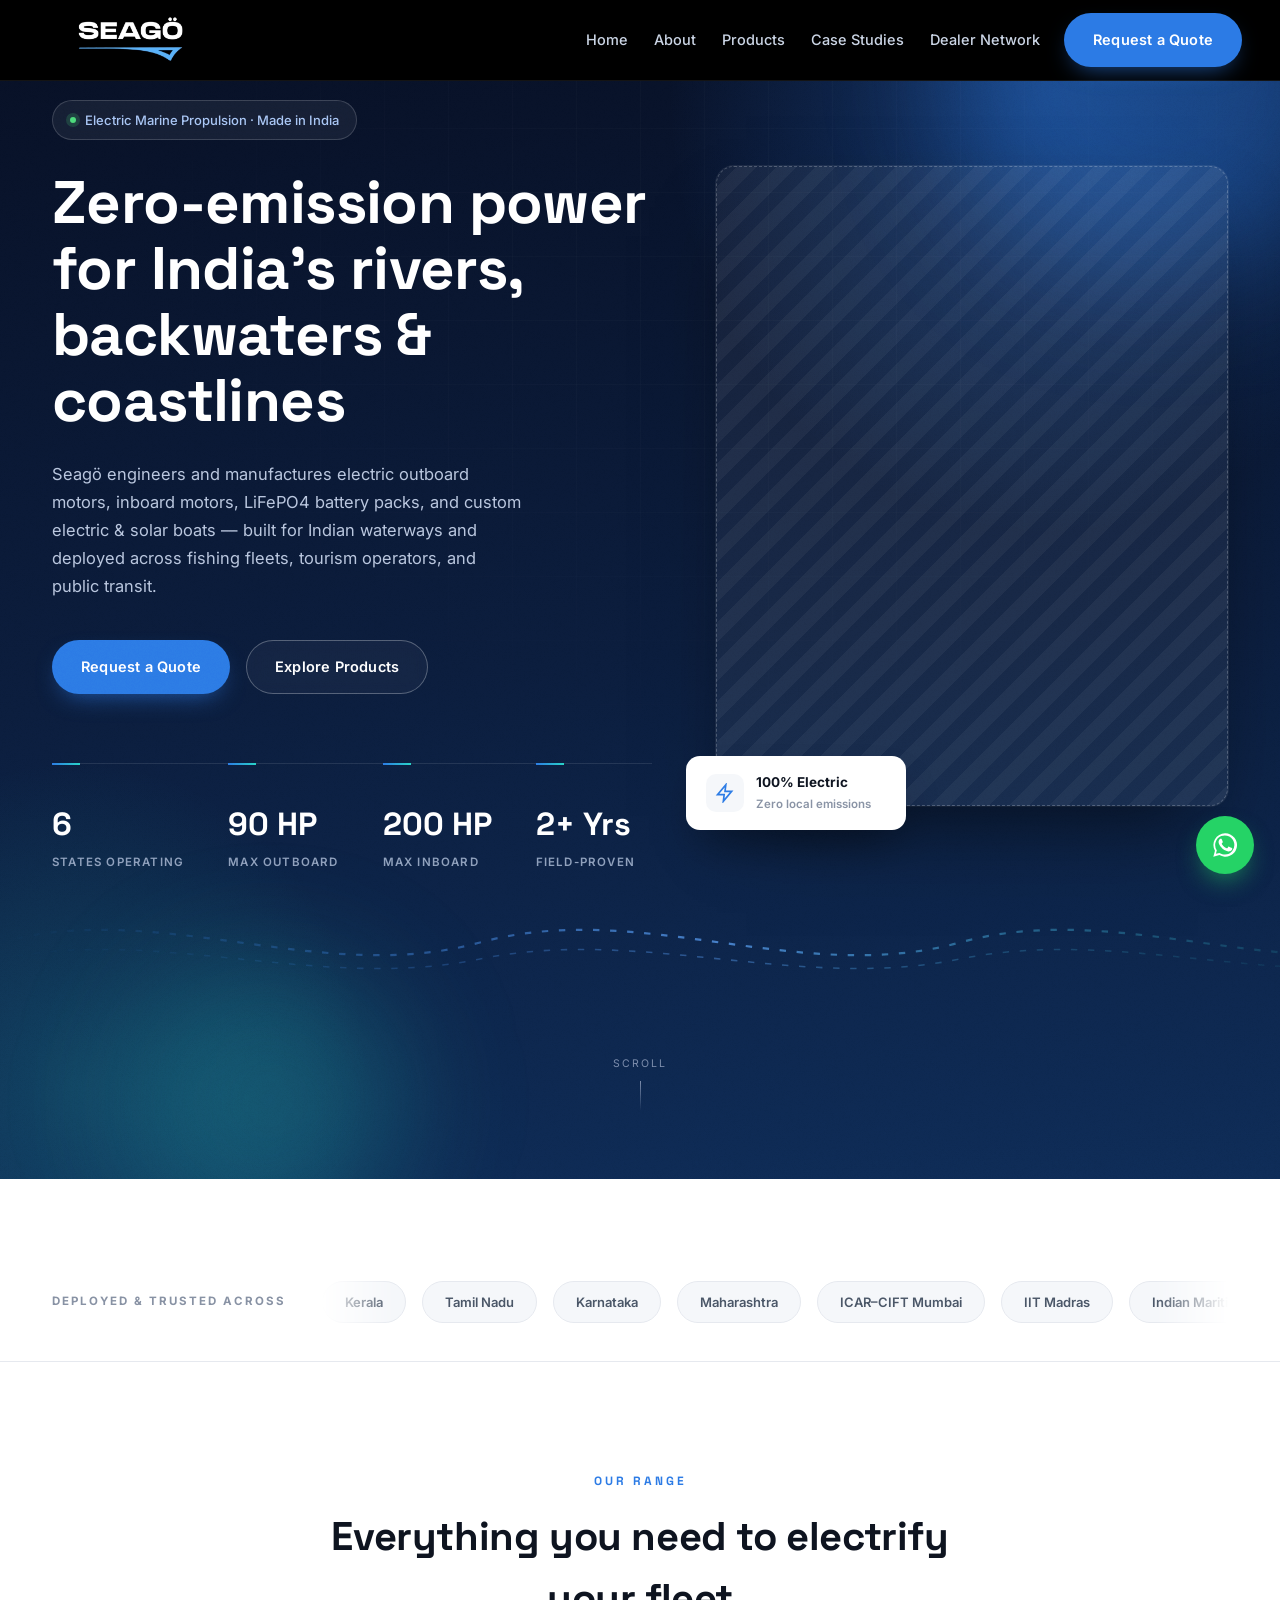
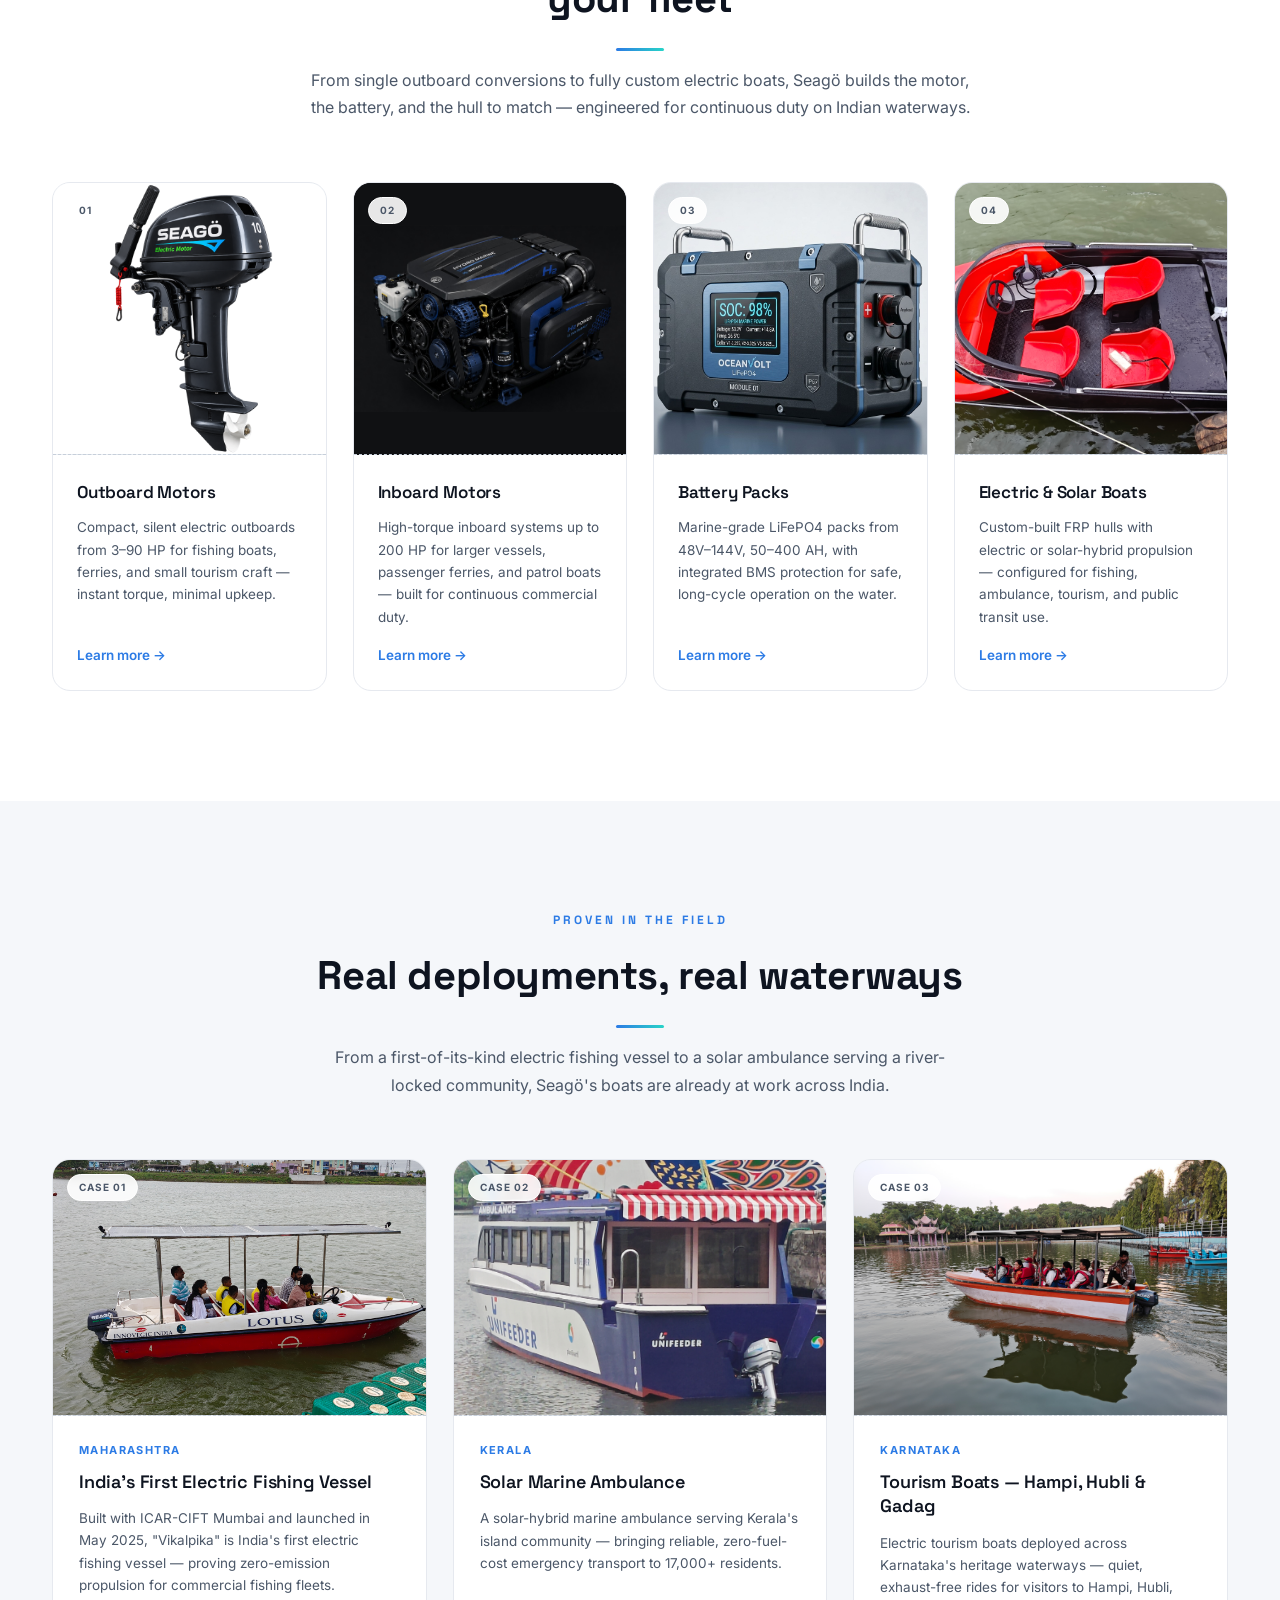
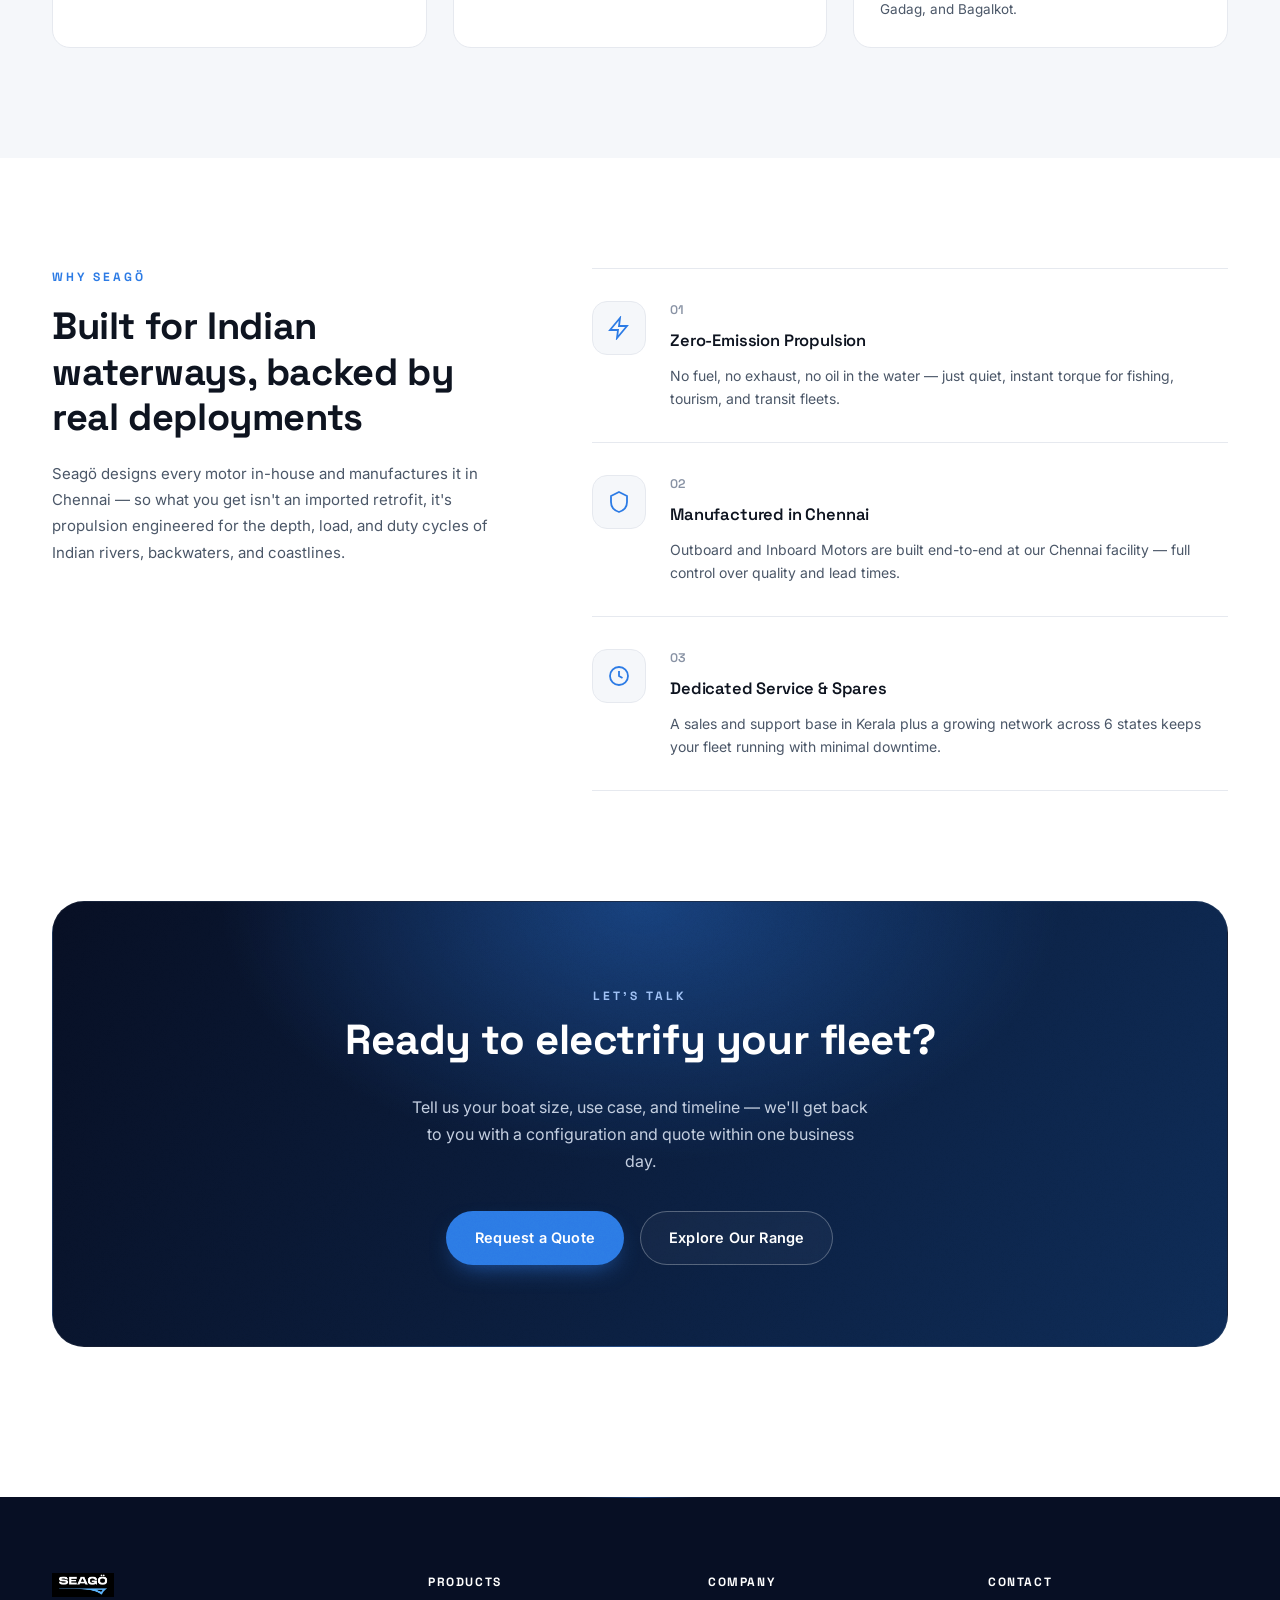
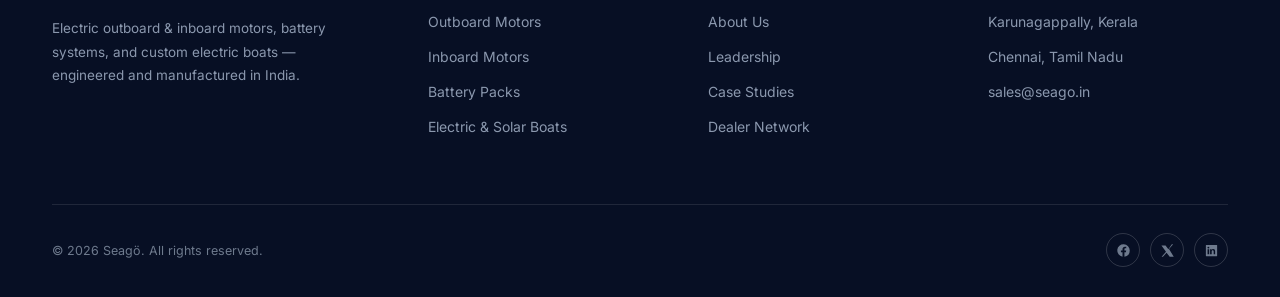
<file: index.html>
<!DOCTYPE html>
<html lang="en">
<head>
<script>document.documentElement.classList.add('js-ready');</script>
<meta charset="UTF-8">
<meta name="viewport" content="width=device-width, initial-scale=1.0">
<title>Seagö — Electric Outboard &amp; Inboard Motors, Battery Packs &amp; Electric Boats</title>
<meta name="description" content="Seagö designs and manufactures electric outboard motors (3–90 HP), inboard motors (up to 200 HP), LiFePO4 battery packs, and custom electric &amp; solar boats — engineered and manufactured in India, deployed across 6 states.">
<link rel="icon" type="image/svg+xml" href="assets/favicon.svg">
<link rel="preconnect" href="https://fonts.googleapis.com">
<link rel="preconnect" href="https://fonts.gstatic.com" crossorigin>
<link href="https://fonts.googleapis.com/css2?family=Space+Grotesk:wght@500;600;700&family=Inter:wght@400;500;600;700;800&display=swap" rel="stylesheet">
<link rel="stylesheet" href="css/style.css">
<script src="js/main.js" defer></script>
</head>
<body>

<div class="progress" id="progressBar"></div>

<!-- ================= NAV ================= -->
<header class="nav">
  <div class="wrap nav-row">
    <a class="nav-logo" href="#top"><img src="assets/seago-logo.png" alt="Seagö"></a>
    <nav class="nav-links">
      <a href="index.html">Home</a>
      <a href="about.html">About</a>
      <a href="products.html">Products</a>
      <a href="case-studies.html">Case Studies</a>
      <a href="dealer-network.html">Dealer Network</a>
    </nav>
    <div class="nav-cta">
      <a class="btn btn-primary magnetic" href="contact.html">Request a Quote</a>
      <button class="burger" id="burger" aria-label="Menu"><span></span><span></span><span></span></button>
    </div>
  </div>
</header>

<div class="mobile-menu" id="mobileMenu">
  <a href="index.html">Home</a>
  <a href="about.html">About</a>
  <a href="products.html">Products</a>
  <a href="case-studies.html">Case Studies</a>
  <a href="dealer-network.html">Dealer Network</a>
  <a class="btn btn-primary" href="contact.html">Request a Quote</a>
</div>

<!-- ================= HERO ================= -->
<section class="hero" id="top">
  <div class="grid-overlay"></div>
  <div class="blob blob-1" data-depth="18"></div>
  <div class="blob blob-2" data-depth="-12"></div>
  <div class="cursor-glow"></div>

  <div class="wrap hero-grid">
    <div class="hero-copy">
      <div class="hero-badge"><span class="dot"></span> Electric Marine Propulsion · Made in India</div>
      <h1 class="hero-title">Zero-emission power for India's rivers, backwaters &amp; coastlines</h1>
      <div class="hero-sub">
        <p>Seagö engineers and manufactures electric outboard motors, inboard motors, LiFePO4 battery packs, and custom electric &amp; solar boats — built for Indian waterways and deployed across fishing fleets, tourism operators, and public transit.</p>
      </div>
      <div class="hero-actions">
        <a class="btn btn-primary magnetic" href="contact.html">Request a Quote</a>
        <a class="btn btn-ghost magnetic" href="products.html">Explore Products</a>
      </div>
      <div class="hero-stats">
        <div class="hero-stat"><b data-count="6" data-suffix="">0</b><span>States Operating</span></div>
        <div class="hero-stat"><b data-count="90" data-suffix=" HP">0</b><span>Max Outboard</span></div>
        <div class="hero-stat"><b data-count="200" data-suffix=" HP">0</b><span>Max Inboard</span></div>
        <div class="hero-stat"><b data-count="2" data-suffix="+ Yrs">0</b><span>Field-Proven</span></div>
      </div>
    </div>
    <div class="hero-visual" data-depth="-8">
      <div class="ph photo-frame">
        <video autoplay muted loop playsinline preload="auto" aria-label="Seagö electric outboard motor in operation">
          <source src="assets/photos/ai-artwork-videoacc3e3fb-0a4f-467d-bd82-8fc7c55db4ec.mp4" type="video/mp4">
        </video>
        
      </div>
      <div class="float-card">
        <div class="ic"><svg viewBox="0 0 24 24" fill="none" stroke="currentColor" stroke-width="2"><path d="M13 2L3 14h8l-1 8 10-12h-8l1-8z"/></svg></div>
        <div>
          <span class="ft-title">100% Electric</span>
          <span class="ft-sub">Zero local emissions</span>
        </div>
      </div>
    </div>
  </div>

  <div class="wave-wrap">
    <svg viewBox="0 0 1200 100" preserveAspectRatio="none">
      <defs>
        <linearGradient id="waveGrad" x1="0" y1="0" x2="1" y2="0">
          <stop offset="0%" stop-color="#2C7BE5" stop-opacity="0"/>
          <stop offset="50%" stop-color="#5FA6FF" stop-opacity="1"/>
          <stop offset="100%" stop-color="#28D4C8" stop-opacity="0"/>
        </linearGradient>
      </defs>
      <path class="wave-path" d="M0,55 C150,15 300,95 450,55 C600,15 750,95 900,55 C1050,15 1200,95 1350,55"/>
      <path class="wave-path p2" d="M0,70 C150,40 300,100 450,70 C600,40 750,100 900,70 C1050,40 1200,100 1350,70"/>
    </svg>
  </div>
  <div class="scroll-cue"><span>Scroll</span><span class="line"></span></div>
</section>

<div class="angle-div">
  <svg viewBox="0 0 1200 64" preserveAspectRatio="none"><polygon points="0,64 1200,0 1200,64" fill="#ffffff"/></svg>
</div>

<!-- ================= TRUST MARQUEE ================= -->
<section class="trust">
  <div class="wrap trust-row">
    <span class="trust-label">Deployed &amp; Trusted Across</span>
    <div class="marquee">
      <div class="marquee-track trust-logos">
        <div class="trust-chip">Kerala</div>
        <div class="trust-chip">Tamil Nadu</div>
        <div class="trust-chip">Karnataka</div>
        <div class="trust-chip">Maharashtra</div>
        <div class="trust-chip">ICAR&#8211;CIFT Mumbai</div>
        <div class="trust-chip">IIT Madras</div>
        <div class="trust-chip">Indian Maritime University</div>
        <div class="trust-chip">Kerala</div>
        <div class="trust-chip">Tamil Nadu</div>
        <div class="trust-chip">Karnataka</div>
        <div class="trust-chip">Maharashtra</div>
        <div class="trust-chip">ICAR&#8211;CIFT Mumbai</div>
        <div class="trust-chip">IIT Madras</div>
        <div class="trust-chip">Indian Maritime University</div>
      </div>
    </div>
  </div>
</section>

<!-- ================= PRODUCT RANGE ================= -->
<section class="section" id="products">
  <div class="wrap">
    <div class="section-head reveal">
      <span class="eyebrow">Our Range</span>
      <h2>Everything you need to electrify your fleet</h2>
      <p>From single outboard conversions to fully custom electric boats, Seagö builds the motor, the battery, and the hull to match — engineered for continuous duty on Indian waterways.</p>
    </div>
    <div class="grid-4" data-stagger>
      <div class="tilt reveal">
        <div class="card">
          <div class="ph photo-frame"><img class="outboard-image" src="assets/photos/Outboard%20Motors.png" alt="Seagö electric outboard motors"><span class="ph__chip">01</span></div>
          <div class="card-body">
            <h3>Outboard Motors</h3>
            <p>Compact, silent electric outboards from 3–90 HP for fishing boats, ferries, and small tourism craft — instant torque, minimal upkeep.</p>
            <a class="card-link" href="products.html">Learn more →</a>
          </div>
        </div>
      </div>
      <div class="tilt reveal">
        <div class="card">
          <div class="ph photo-frame"><img class="inboard-image" src="assets/photos/inboardmotor.png" alt="Seagö electric inboard motors"><span class="ph__chip">02</span></div>
          <div class="card-body">
            <h3>Inboard Motors</h3>
            <p>High-torque inboard systems up to 200 HP for larger vessels, passenger ferries, and patrol boats — built for continuous commercial duty.</p>
            <a class="card-link" href="products.html">Learn more →</a>
          </div>
        </div>
      </div>
      <div class="tilt reveal">
        <div class="card">
          <div class="ph photo-frame"><img class="battery-image" src="assets/photos/Battery%20Box.png" alt="Seagö LiFePO4 battery pack"><span class="ph__chip">03</span></div>
          <div class="card-body">
            <h3>Battery Packs</h3>
            <p>Marine-grade LiFePO4 packs from 48V–144V, 50–400 AH, with integrated BMS protection for safe, long-cycle operation on the water.</p>
            <a class="card-link" href="products.html">Learn more →</a>
          </div>
        </div>
      </div>
      <div class="tilt reveal">
        <div class="card">
          <div class="ph photo-frame"><img src="assets/photos/seago-electric-boat.jpg" alt="Seagö electric boat on the water"><span class="ph__chip">04</span></div>
          <div class="card-body">
            <h3>Electric &amp; Solar Boats</h3>
            <p>Custom-built FRP hulls with electric or solar-hybrid propulsion — configured for fishing, ambulance, tourism, and public transit use.</p>
            <a class="card-link" href="products.html">Learn more →</a>
          </div>
        </div>
      </div>
    </div>
  </div>
</section>

<!-- ================= CASE STUDIES ================= -->
<section class="section soft" id="case-studies">
  <div class="wrap">
    <div class="section-head reveal">
      <span class="eyebrow">Proven in the Field</span>
      <h2>Real deployments, real waterways</h2>
      <p>From a first-of-its-kind electric fishing vessel to a solar ambulance serving a river-locked community, Seagö's boats are already at work across India.</p>
    </div>
    <div class="grid-3" data-stagger>
      <div class="tilt reveal">
        <div class="case-card">
          <div class="ph photo-frame"><img src="assets/photos/case-deployment-boat.jpg" alt="Seagö Vikalpika electric fishing vessel"><span class="ph__chip">Case 01</span></div>
          <div class="case-body">
            <span class="case-tag">Maharashtra</span>
            <h3>India's First Electric Fishing Vessel</h3>
            <p>Built with ICAR-CIFT Mumbai and launched in May 2025, "Vikalpika" is India's first electric fishing vessel — proving zero-emission propulsion for commercial fishing fleets.</p>
          </div>
        </div>
      </div>
      <div class="tilt reveal">
        <div class="case-card">
          <div class="ph photo-frame"><img src="assets/photos/kadamakkudy-ambulance.jpg" alt="Kadamakkudy solar marine ambulance"><span class="ph__chip">Case 02</span></div>
          <div class="case-body">
            <span class="case-tag">Kerala</span>
            <h3>Solar Marine Ambulance</h3>
            <p>A solar-hybrid marine ambulance serving Kerala's island community — bringing reliable, zero-fuel-cost emergency transport to 17,000+ residents.</p>
          </div>
        </div>
      </div>
      <div class="tilt reveal">
        <div class="case-card">
          <div class="ph photo-frame"><img src="assets/photos/seago-tourism-boat.jpg" alt="Seagö electric tourism boat in service"><span class="ph__chip">Case 03</span></div>
          <div class="case-body">
            <span class="case-tag">Karnataka</span>
            <h3>Tourism Boats — Hampi, Hubli &amp; Gadag</h3>
            <p>Electric tourism boats deployed across Karnataka's heritage waterways — quiet, exhaust-free rides for visitors to Hampi, Hubli, Gadag, and Bagalkot.</p>
          </div>
        </div>
      </div>
    </div>
  </div>
</section>

<!-- ================= WHY SEAGO (editorial split) ================= -->
<section class="section" id="about">
  <div class="wrap why-grid">
    <div class="why-left reveal">
      <span class="eyebrow">Why Seagö</span>
      <h2 class="why-title">Built for Indian waterways, backed by real deployments</h2>
      <p>Seagö designs every motor in-house and manufactures it in Chennai — so what you get isn't an imported retrofit, it's propulsion engineered for the depth, load, and duty cycles of Indian rivers, backwaters, and coastlines.</p>
    </div>
    <div class="feat-list" data-stagger>
      <div class="feat-row reveal">
        <div class="ic"><svg viewBox="0 0 24 24" fill="none" stroke="currentColor" stroke-width="1.8"><path d="M13 2L3 14h8l-1 8 10-12h-8l1-8z"/></svg></div>
        <div class="ft-body">
          <span class="idx">01</span>
          <h4>Zero-Emission Propulsion</h4>
          <p>No fuel, no exhaust, no oil in the water — just quiet, instant torque for fishing, tourism, and transit fleets.</p>
        </div>
      </div>
      <div class="feat-row reveal">
        <div class="ic"><svg viewBox="0 0 24 24" fill="none" stroke="currentColor" stroke-width="1.8"><path d="M12 2l8 4v6c0 5-3.4 8.5-8 10-4.6-1.5-8-5-8-10V6l8-4z"/></svg></div>
        <div class="ft-body">
          <span class="idx">02</span>
          <h4>Manufactured in Chennai</h4>
          <p>Outboard and Inboard Motors are built end-to-end at our Chennai facility — full control over quality and lead times.</p>
        </div>
      </div>
      <div class="feat-row reveal">
        <div class="ic"><svg viewBox="0 0 24 24" fill="none" stroke="currentColor" stroke-width="1.8"><circle cx="12" cy="12" r="9"/><path d="M12 7v5l3.5 2"/></svg></div>
        <div class="ft-body">
          <span class="idx">03</span>
          <h4>Dedicated Service &amp; Spares</h4>
          <p>A sales and support base in Kerala plus a growing network across 6 states keeps your fleet running with minimal downtime.</p>
        </div>
      </div>
    </div>
  </div>
</section>

<!-- ================= CTA ================= -->
<section class="section" style="padding-top:0;">
  <div class="wrap">
    <div class="cta reveal">
      <div class="cta-inner">
        <span class="eyebrow" style="color:#9FC1F5;">Let's Talk</span>
        <h2 class="cta-title">Ready to electrify your fleet?</h2>
        <p class="cta-text">Tell us your boat size, use case, and timeline — we'll get back to you with a configuration and quote within one business day.</p>
        <div class="cta-actions">
          <a class="btn btn-primary magnetic" href="contact.html">Request a Quote</a>
          <a class="btn btn-ghost magnetic" href="products.html">Explore Our Range</a>
        </div>
      </div>
    </div>
  </div>
</section>

<!-- ================= FOOTER ================= -->
<footer>
  <div class="wrap">
    <div class="footer-grid">
      <div>
        <div class="footer-logo"><img src="assets/seago-logo.png" alt="Seagö"></div>
        <p>Electric outboard &amp; inboard motors, battery systems, and custom electric boats — engineered and manufactured in India.</p>
      </div>
      <div class="footer-col">
        <h5>Products</h5>
        <a href="products.html">Outboard Motors</a>
        <a href="products.html">Inboard Motors</a>
        <a href="products.html">Battery Packs</a>
        <a href="products.html">Electric &amp; Solar Boats</a>
      </div>
      <div class="footer-col">
        <h5>Company</h5>
        <a href="about.html">About Us</a>
        <a href="about.html#founder">Leadership</a>
        <a href="case-studies.html">Case Studies</a>
        <a href="dealer-network.html">Dealer Network</a>
      </div>
      <div class="footer-col">
        <h5>Contact</h5>
        <a href="contact.html">Karunagappally, Kerala</a>
        <a href="contact.html">Chennai, Tamil Nadu</a>
        <a href="mailto:sales@seago.in">sales@seago.in</a>
      </div>
    </div>
    <div class="footer-bottom">
      <span>© 2026 Seagö. All rights reserved.</span>
      <div class="footer-social">
        <a href="#"><svg viewBox="0 0 24 24" fill="currentColor"><path d="M22 12a10 10 0 1 0-11.6 9.9v-7H7.9V12h2.5V9.8c0-2.5 1.5-3.9 3.8-3.9 1.1 0 2.2.2 2.2.2v2.4h-1.3c-1.2 0-1.6.8-1.6 1.6V12h2.8l-.4 2.9h-2.4v7A10 10 0 0 0 22 12z"/></svg></a>
        <a href="#"><svg viewBox="0 0 24 24" fill="currentColor"><path d="M18.9 2H21l-6.6 7.5L22 22h-6.5l-5-6.6L4.7 22H2.6l7-8-7.3-9.9h6.6l4.5 6z"/></svg></a>
        <a href="#"><svg viewBox="0 0 24 24" fill="currentColor"><path d="M20.4 3H3.6A.6.6 0 0 0 3 3.6v16.8a.6.6 0 0 0 .6.6h16.8a.6.6 0 0 0 .6-.6V3.6a.6.6 0 0 0-.6-.6zM8.3 18.1H5.7V9.9h2.6v8.2zM7 8.8a1.5 1.5 0 1 1 0-3 1.5 1.5 0 0 1 0 3zm11.1 9.3h-2.6v-4.3c0-1 0-2.4-1.5-2.4s-1.7 1.1-1.7 2.3v4.4H9.7V9.9h2.5v1.1a2.7 2.7 0 0 1 2.5-1.4c2.6 0 3.1 1.7 3.1 4v4.5z"/></svg></a>
      </div>
    </div>
  </div>
</footer>

<!-- ================= WHATSAPP FLOAT ================= -->
<a class="wa-float" href="https://wa.me/918606366633?text=Hi%20Seag%C3%B6%2C%20I%27d%20like%20to%20know%20more%20about%20your%20electric%20marine%20products." target="_blank" rel="noopener" aria-label="Chat on WhatsApp">
  <span class="wa-tip">Chat with us</span>
  <svg viewBox="0 0 24 24"><path d="M17.5 14.4c-.3-.1-1.7-.9-2-1-.3-.1-.5-.1-.6.1-.2.3-.7 1-.9 1.2-.2.2-.3.2-.6.1-.3-.1-1.3-.5-2.4-1.5-.9-.8-1.5-1.8-1.7-2.1-.2-.3 0-.5.1-.6.1-.1.3-.3.4-.5.1-.1.2-.3.3-.4.1-.2 0-.4 0-.5 0-.1-.6-1.5-.8-2-.2-.5-.4-.5-.6-.5h-.5c-.2 0-.5.1-.7.3-.3.3-1 1-1 2.4s1 2.8 1.1 3c.1.2 2 3.1 4.9 4.3.7.3 1.2.5 1.7.6.7.2 1.3.2 1.8.1.5-.1 1.7-.7 2-1.4.2-.6.2-1.2.2-1.3-.1-.1-.3-.2-.6-.3z"/><path d="M12 2a10 10 0 0 0-8.6 15L2 22l5.2-1.4A10 10 0 1 0 12 2zm0 18.2c-1.6 0-3.1-.4-4.4-1.2l-.3-.2-3.1.8.8-3-.2-.3A8.2 8.2 0 1 1 12 20.2z"/></svg>
</a>

</body>
</html>
</file>
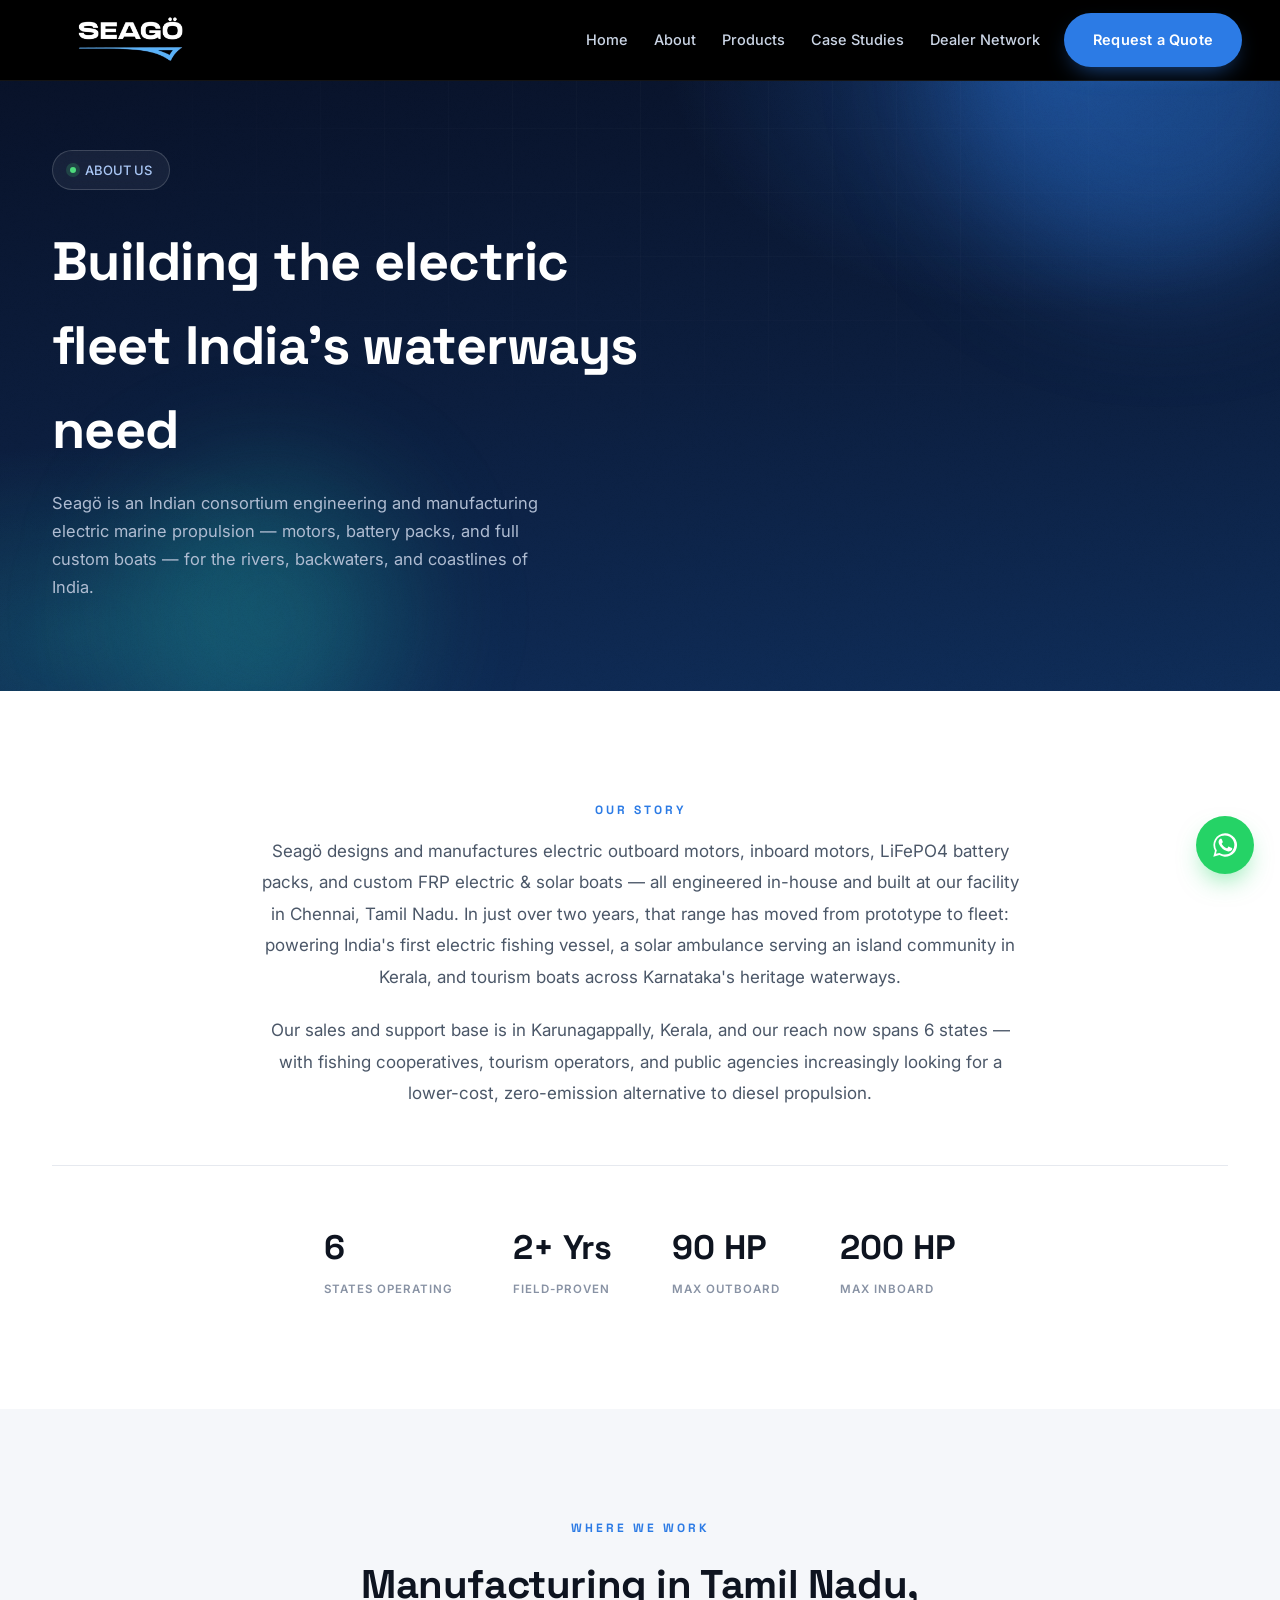
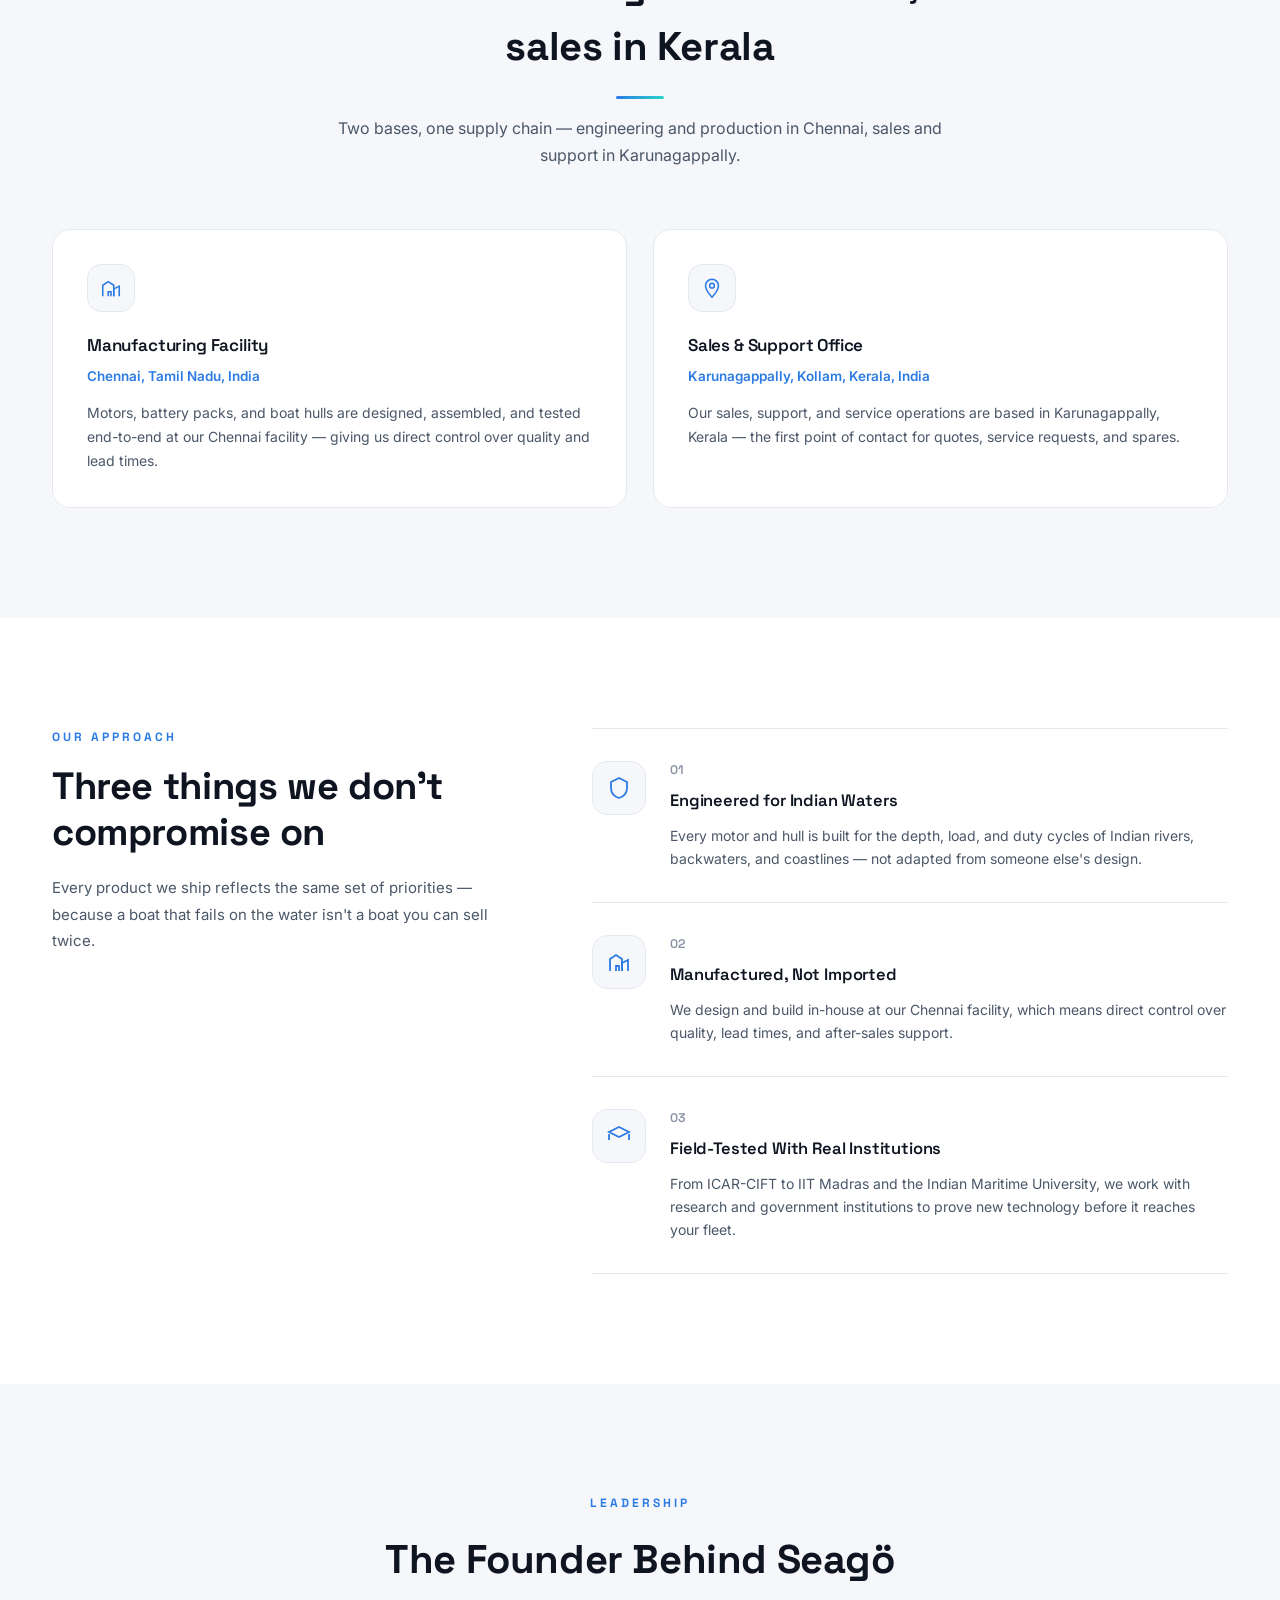
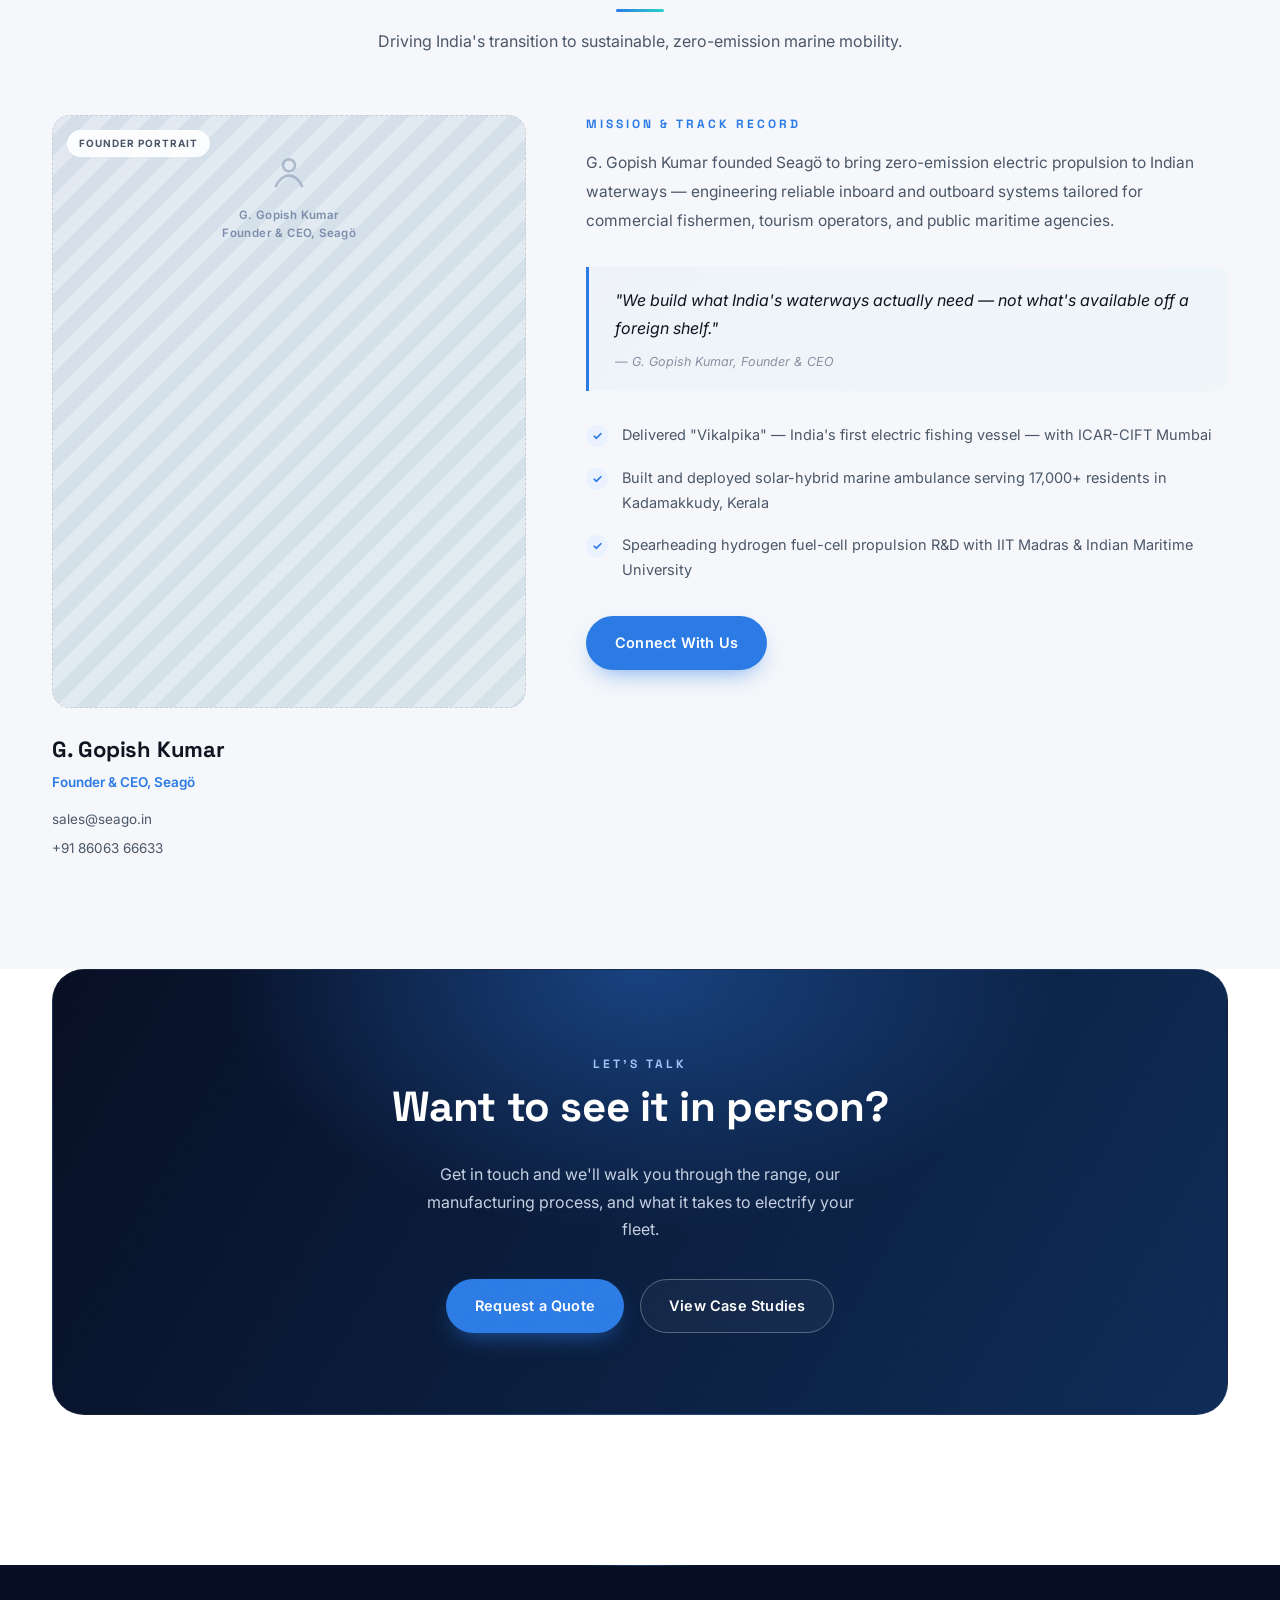
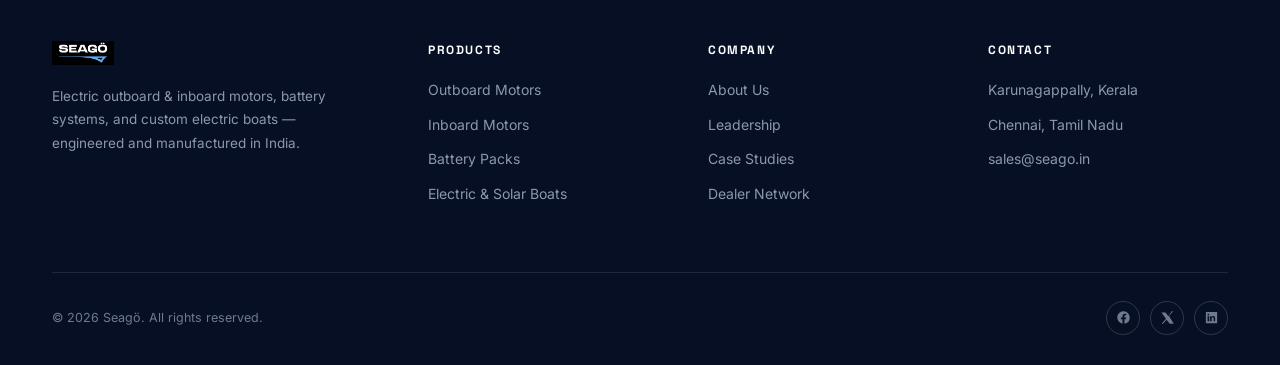
<file: about.html>
<!DOCTYPE html>
<html lang="en">
<head>
<title>Seagö — About Us &amp; Leadership</title>

<script>document.documentElement.classList.add('js-ready');</script>
<meta charset="UTF-8">
<meta name="viewport" content="width=device-width, initial-scale=1.0">
<meta name="description" content="Seagö designs and manufactures electric marine propulsion in Chennai, Tamil Nadu — deployed across 6 states from a sales &amp; support base in Karunagappally, Kerala. Led by Founder &amp; CEO G. Gopish Kumar.">
<link rel="icon" type="image/svg+xml" href="assets/favicon.svg">
<link rel="preconnect" href="https://fonts.googleapis.com">
<link rel="preconnect" href="https://fonts.gstatic.com" crossorigin>
<link href="https://fonts.googleapis.com/css2?family=Space+Grotesk:wght@500;600;700&family=Inter:wght@400;500;600;700;800&display=swap" rel="stylesheet">
<link rel="stylesheet" href="css/style.css">
<script src="js/main.js" defer></script>
</head>
<body>

<div class="progress" id="progressBar"></div>

<!-- ================= NAV ================= -->
<header class="nav">
  <div class="wrap nav-row">
    <a class="nav-logo" href="index.html#top"><img src="assets/seago-logo.png" alt="Seagö"></a>
    <nav class="nav-links">
      <a href="index.html">Home</a>
      <a href="about.html">About</a>
      <a href="products.html">Products</a>
      <a href="case-studies.html">Case Studies</a>
      <a href="dealer-network.html">Dealer Network</a>
    </nav>
    <div class="nav-cta">
      <a class="btn btn-primary magnetic" href="contact.html">Request a Quote</a>
      <button class="burger" id="burger" aria-label="Menu"><span></span><span></span><span></span></button>
    </div>
  </div>
</header>

<div class="mobile-menu" id="mobileMenu">
  <a href="index.html">Home</a>
  <a href="about.html">About</a>
  <a href="products.html">Products</a>
  <a href="case-studies.html">Case Studies</a>
  <a href="dealer-network.html">Dealer Network</a>
  <a class="btn btn-primary" href="contact.html">Request a Quote</a>
</div>

<!-- ================= PAGE HEADER ================= -->
<section class="hero page-hero">
  <div class="grid-overlay"></div>
  <div class="blob blob-1" data-depth="14"></div>
  <div class="blob blob-2" data-depth="-10"></div>
  <div class="cursor-glow"></div>

  <div class="wrap">
    <div class="hero-badge reveal"><span class="dot"></span> ABOUT US</div>
    <h1 class="page-title reveal">Building the electric fleet India's waterways need</h1>
    <p class="page-sub reveal">Seagö is an Indian consortium engineering and manufacturing electric marine propulsion — motors, battery packs, and full custom boats — for the rivers, backwaters, and coastlines of India.</p>
  </div>
</section>

<!-- ================= STORY ================= -->
<section class="section">
  <div class="wrap">
    <div class="about-story reveal">
      <span class="eyebrow" style="color:var(--blue); display:block; margin-bottom:16px;">Our Story</span>
      <p>Seagö designs and manufactures electric outboard motors, inboard motors, LiFePO4 battery packs, and custom FRP electric &amp; solar boats — all engineered in-house and built at our facility in Chennai, Tamil Nadu. In just over two years, that range has moved from prototype to fleet: powering India's first electric fishing vessel, a solar ambulance serving an island community in Kerala, and tourism boats across Karnataka's heritage waterways.</p>
      <p>Our sales and support base is in Karunagappally, Kerala, and our reach now spans 6 states — with fishing cooperatives, tourism operators, and public agencies increasingly looking for a lower-cost, zero-emission alternative to diesel propulsion.</p>
    </div>

    <div class="stat-strip reveal">
      <div class="stat"><b>6</b><span>States Operating</span></div>
      <div class="stat"><b>2+ Yrs</b><span>Field-Proven</span></div>
      <div class="stat"><b>90 HP</b><span>Max Outboard</span></div>
      <div class="stat"><b>200 HP</b><span>Max Inboard</span></div>
    </div>
  </div>
</section>

<!-- ================= LOCATIONS ================= -->
<section class="section soft">
  <div class="wrap">
    <div class="section-head reveal">
      <span class="eyebrow">Where We Work</span>
      <h2>Manufacturing in Tamil Nadu, sales in Kerala</h2>
      <p>Two bases, one supply chain — engineering and production in Chennai, sales and support in Karunagappally.</p>
    </div>
    <div class="loc-grid" data-stagger>
      <div class="loc-card reveal">
        <div class="ic"><svg viewBox="0 0 24 24" fill="none" stroke="currentColor" stroke-width="1.7"><path d="M3 21V9l6-4 6 4v12"/><path d="M15 21V13l6-3v11"/><path d="M9 21v-5h3v5"/></svg></div>
        <h3>Manufacturing Facility</h3>
        <div class="loc-addr">Chennai, Tamil Nadu, India</div>
        <p>Motors, battery packs, and boat hulls are designed, assembled, and tested end-to-end at our Chennai facility — giving us direct control over quality and lead times.</p>
      </div>
      <div class="loc-card reveal">
        <div class="ic"><svg viewBox="0 0 24 24" fill="none" stroke="currentColor" stroke-width="1.7"><path d="M12 22s7-7.4 7-12.5A7 7 0 0 0 5 9.5C5 14.6 12 22 12 22z"/><circle cx="12" cy="9.5" r="2.6"/></svg></div>
        <h3>Sales &amp; Support Office</h3>
        <div class="loc-addr">Karunagappally, Kollam, Kerala, India</div>
        <p>Our sales, support, and service operations are based in Karunagappally, Kerala — the first point of contact for quotes, service requests, and spares.</p>
      </div>
    </div>
  </div>
</section>

<!-- ================= APPROACH ================= -->
<section class="section" id="approach">
  <div class="wrap why-grid">
    <div class="why-left reveal">
      <span class="eyebrow">Our Approach</span>
      <h2 class="why-title">Three things we don't compromise on</h2>
      <p>Every product we ship reflects the same set of priorities — because a boat that fails on the water isn't a boat you can sell twice.</p>
    </div>
    <div class="feat-list" data-stagger>
      <div class="feat-row reveal">
        <div class="ic"><svg viewBox="0 0 24 24" fill="none" stroke="currentColor" stroke-width="1.8"><path d="M12 2l8 4v6c0 5-3.4 8.5-8 10-4.6-1.5-8-5-8-10V6l8-4z"/></svg></div>
        <div class="ft-body">
          <span class="idx">01</span>
          <h4>Engineered for Indian Waters</h4>
          <p>Every motor and hull is built for the depth, load, and duty cycles of Indian rivers, backwaters, and coastlines — not adapted from someone else's design.</p>
        </div>
      </div>
      <div class="feat-row reveal">
        <div class="ic"><svg viewBox="0 0 24 24" fill="none" stroke="currentColor" stroke-width="1.8"><path d="M3 21V9l6-4 6 4v12"/><path d="M15 21V13l6-3v11"/><path d="M9 21v-5h3v5"/></svg></div>
        <div class="ft-body">
          <span class="idx">02</span>
          <h4>Manufactured, Not Imported</h4>
          <p>We design and build in-house at our Chennai facility, which means direct control over quality, lead times, and after-sales support.</p>
        </div>
      </div>
      <div class="feat-row reveal">
        <div class="ic"><svg viewBox="0 0 24 24" fill="none" stroke="currentColor" stroke-width="1.8"><path d="M22 10v6M2 10v6M12 3l10 5-10 5L2 8l10-5z"/></svg></div>
        <div class="ft-body">
          <span class="idx">03</span>
          <h4>Field-Tested With Real Institutions</h4>
          <p>From ICAR-CIFT to IIT Madras and the Indian Maritime University, we work with research and government institutions to prove new technology before it reaches your fleet.</p>
        </div>
      </div>
    </div>
  </div>
</section>

<!-- ================= LEADERSHIP & FOUNDER ================= -->
<section class="section soft" id="founder">
  <div class="wrap">
    <div class="section-head reveal">
      <span class="eyebrow">Leadership</span>
      <h2>The Founder Behind Seagö</h2>
      <p>Driving India's transition to sustainable, zero-emission marine mobility.</p>
    </div>

    <div class="founder-grid">
      <div class="founder-portrait reveal">
        <div class="ph">
          <span class="ph__chip">Founder Portrait</span>
          <div class="ph__inner">
            <svg viewBox="0 0 24 24" fill="none" stroke="currentColor" stroke-width="1.6"><circle cx="12" cy="8" r="3.6"/><path d="M4 21c1.8-5 6-7 8-7s6.2 2 8 7"/></svg>
            <span>G. Gopish Kumar<br>Founder &amp; CEO, Seagö</span>
          </div>
        </div>
        <div class="founder-id">
          <h3>G. Gopish Kumar</h3>
          <span class="founder-role">Founder &amp; CEO, Seagö</span>
          <div class="founder-contact">
            <a href="mailto:sales@seago.in">sales@seago.in</a>
            <a href="tel:+918606366633">+91 86063 66633</a>
          </div>
        </div>
      </div>

      <div class="founder-bio reveal">
        <span class="eyebrow" style="color:var(--blue); display:block; margin-bottom:16px;">Mission &amp; Track Record</span>
        <p>G. Gopish Kumar founded Seagö to bring zero-emission electric propulsion to Indian waterways — engineering reliable inboard and outboard systems tailored for commercial fishermen, tourism operators, and public maritime agencies.</p>

        <div class="pull-quote">
          <p style="font-size:16px; font-style:italic; color:var(--ink); line-height:1.7; margin-bottom:6px;">"We build what India's waterways actually need — not what's available off a foreign shelf."</p>
          <span class="quote-note">— G. Gopish Kumar, Founder &amp; CEO</span>
        </div>

        <div class="highlight-list">
          <div class="highlight-row">
            <span class="check">✓</span>
            <p>Delivered "Vikalpika" — India's first electric fishing vessel — with ICAR-CIFT Mumbai</p>
          </div>
          <div class="highlight-row">
            <span class="check">✓</span>
            <p>Built and deployed solar-hybrid marine ambulance serving 17,000+ residents in Kadamakkudy, Kerala</p>
          </div>
          <div class="highlight-row">
            <span class="check">✓</span>
            <p>Spearheading hydrogen fuel-cell propulsion R&amp;D with IIT Madras &amp; Indian Maritime University</p>
          </div>
        </div>

        <a class="btn btn-primary magnetic" href="contact.html">Connect With Us</a>
      </div>
    </div>
  </div>
</section>

<!-- ================= CTA ================= -->
<section class="section" style="padding-top:0;">
  <div class="wrap">
    <div class="cta reveal">
      <div class="cta-inner">
        <span class="eyebrow" style="color:#9FC1F5;">Let's Talk</span>
        <h2 class="cta-title">Want to see it in person?</h2>
        <p class="cta-text">Get in touch and we'll walk you through the range, our manufacturing process, and what it takes to electrify your fleet.</p>
        <div class="cta-actions">
          <a class="btn btn-primary magnetic" href="contact.html">Request a Quote</a>
          <a class="btn btn-ghost magnetic" href="case-studies.html">View Case Studies</a>
        </div>
      </div>
    </div>
  </div>
</section>

<!-- ================= FOOTER ================= -->
<footer>
  <div class="wrap">
    <div class="footer-grid">
      <div>
        <div class="footer-logo"><img src="assets/seago-logo.png" alt="Seagö"></div>
        <p>Electric outboard &amp; inboard motors, battery systems, and custom electric boats — engineered and manufactured in India.</p>
      </div>
      <div class="footer-col">
        <h5>Products</h5>
        <a href="products.html">Outboard Motors</a>
        <a href="products.html">Inboard Motors</a>
        <a href="products.html">Battery Packs</a>
        <a href="products.html">Electric &amp; Solar Boats</a>
      </div>
      <div class="footer-col">
        <h5>Company</h5>
        <a href="about.html">About Us</a>
        <a href="about.html#founder">Leadership</a>
        <a href="case-studies.html">Case Studies</a>
        <a href="dealer-network.html">Dealer Network</a>
      </div>
      <div class="footer-col">
        <h5>Contact</h5>
        <a href="contact.html">Karunagappally, Kerala</a>
        <a href="contact.html">Chennai, Tamil Nadu</a>
        <a href="mailto:sales@seago.in">sales@seago.in</a>
      </div>
    </div>
    <div class="footer-bottom">
      <span>© 2026 Seagö. All rights reserved.</span>
      <div class="footer-social">
        <a href="#"><svg viewBox="0 0 24 24" fill="currentColor"><path d="M22 12a10 10 0 1 0-11.6 9.9v-7H7.9V12h2.5V9.8c0-2.5 1.5-3.9 3.8-3.9 1.1 0 2.2.2 2.2.2v2.4h-1.3c-1.2 0-1.6.8-1.6 1.6V12h2.8l-.4 2.9h-2.4v7A10 10 0 0 0 22 12z"/></svg></a>
        <a href="#"><svg viewBox="0 0 24 24" fill="currentColor"><path d="M18.9 2H21l-6.6 7.5L22 22h-6.5l-5-6.6L4.7 22H2.6l7-8-7.3-9.9h6.6l4.5 6z"/></svg></a>
        <a href="#"><svg viewBox="0 0 24 24" fill="currentColor"><path d="M20.4 3H3.6A.6.6 0 0 0 3 3.6v16.8a.6.6 0 0 0 .6.6h16.8a.6.6 0 0 0 .6-.6V3.6a.6.6 0 0 0-.6-.6zM8.3 18.1H5.7V9.9h2.6v8.2zM7 8.8a1.5 1.5 0 1 1 0-3 1.5 1.5 0 0 1 0 3zm11.1 9.3h-2.6v-4.3c0-1 0-2.4-1.5-2.4s-1.7 1.1-1.7 2.3v4.4H9.7V9.9h2.5v1.1a2.7 2.7 0 0 1 2.5-1.4c2.6 0 3.1 1.7 3.1 4v4.5z"/></svg></a>
      </div>
    </div>
  </div>
</footer>

<!-- ================= WHATSAPP FLOAT ================= -->
<a class="wa-float" href="https://wa.me/918606366633?text=Hi%20Seag%C3%B6%2C%20I%27d%20like%20to%20know%20more%20about%20your%20electric%20marine%20products." target="_blank" rel="noopener" aria-label="Chat on WhatsApp">
  <span class="wa-tip">Chat with us</span>
  <svg viewBox="0 0 24 24"><path d="M17.5 14.4c-.3-.1-1.7-.9-2-1-.3-.1-.5-.1-.6.1-.2.3-.7 1-.9 1.2-.2.2-.3.2-.6.1-.3-.1-1.3-.5-2.4-1.5-.9-.8-1.5-1.8-1.7-2.1-.2-.3 0-.5.1-.6.1-.1.3-.3.4-.5.1-.1.2-.3.3-.4.1-.2 0-.4 0-.5 0-.1-.6-1.5-.8-2-.2-.5-.4-.5-.6-.5h-.5c-.2 0-.5.1-.7.3-.3.3-1 1-1 2.4s1 2.8 1.1 3c.1.2 2 3.1 4.9 4.3.7.3 1.2.5 1.7.6.7.2 1.3.2 1.8.1.5-.1 1.7-.7 2-1.4.2-.6.2-1.2.2-1.3-.1-.1-.3-.2-.6-.3z"/><path d="M12 2a10 10 0 0 0-8.6 15L2 22l5.2-1.4A10 10 0 1 0 12 2zm0 18.2c-1.6 0-3.1-.4-4.4-1.2l-.3-.2-3.1.8.8-3-.2-.3A8.2 8.2 0 1 1 12 20.2z"/></svg>
</a>

</body>
</html>
</file>
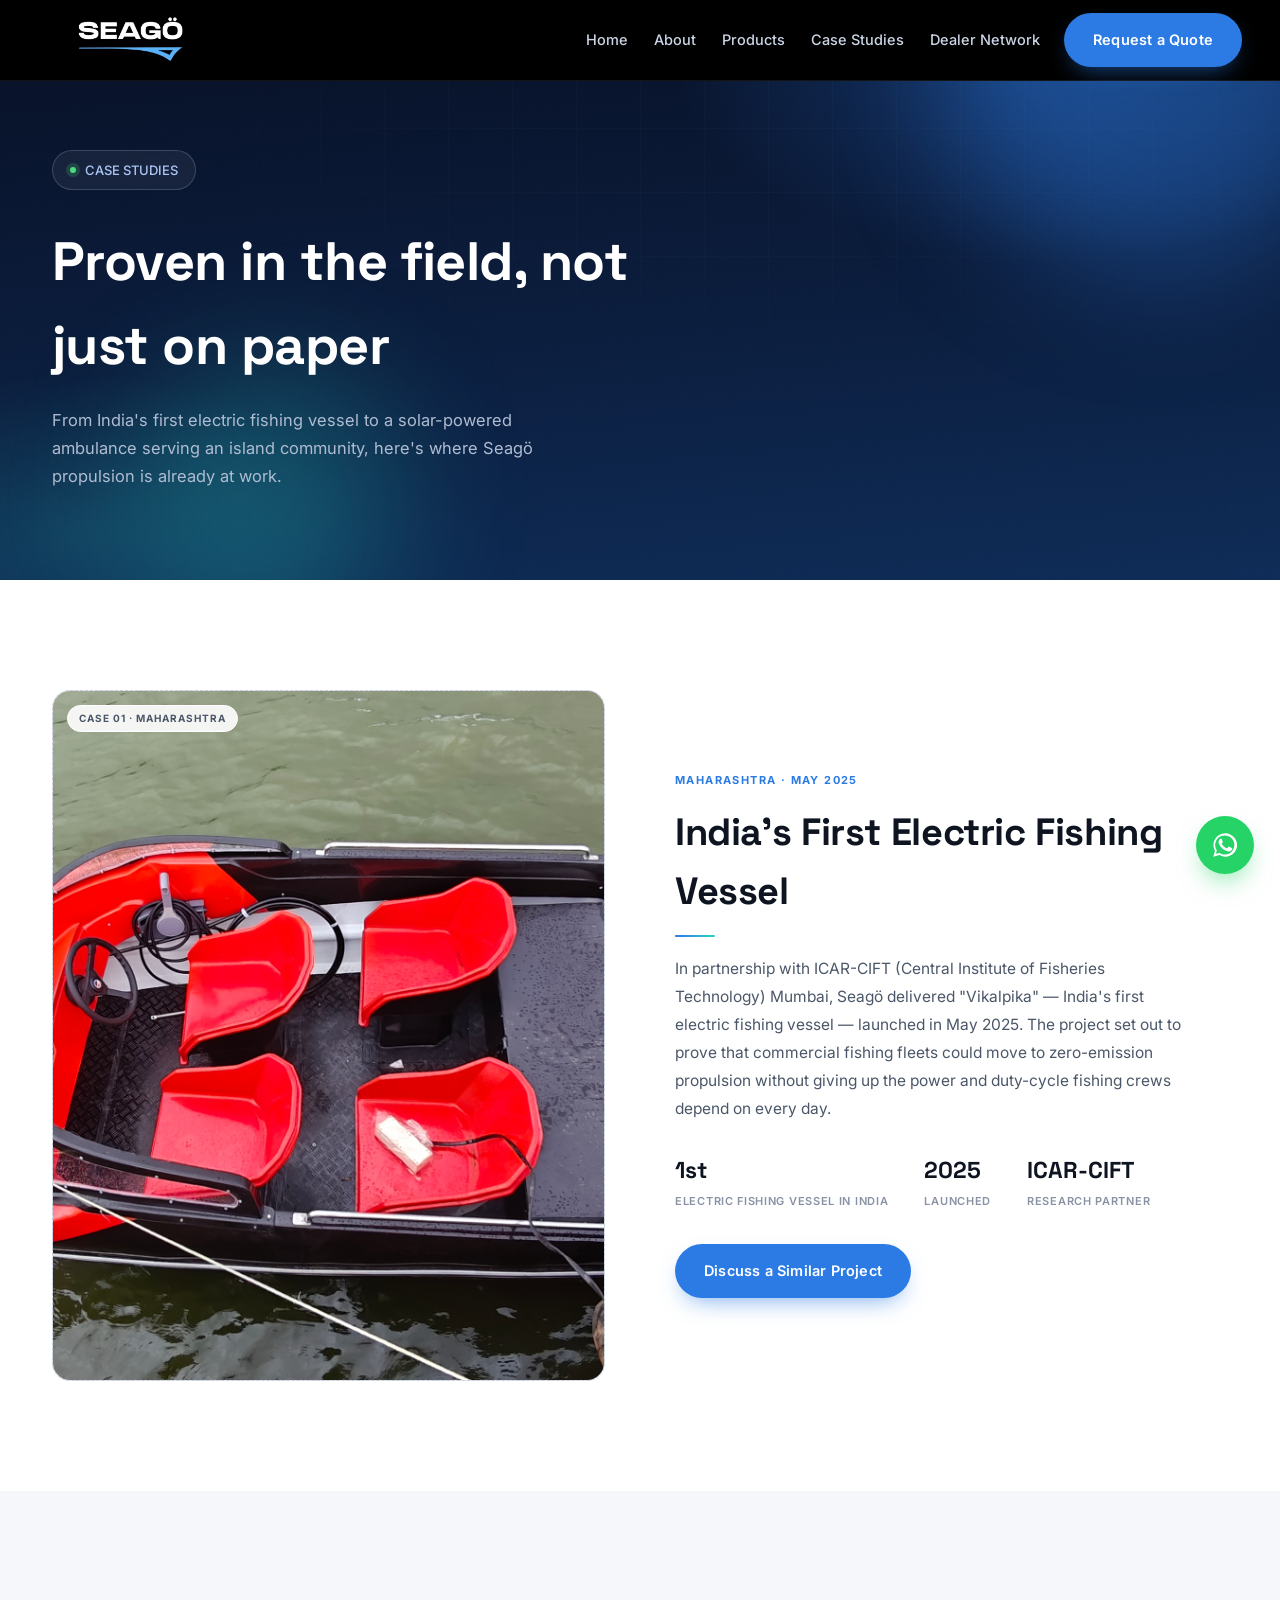
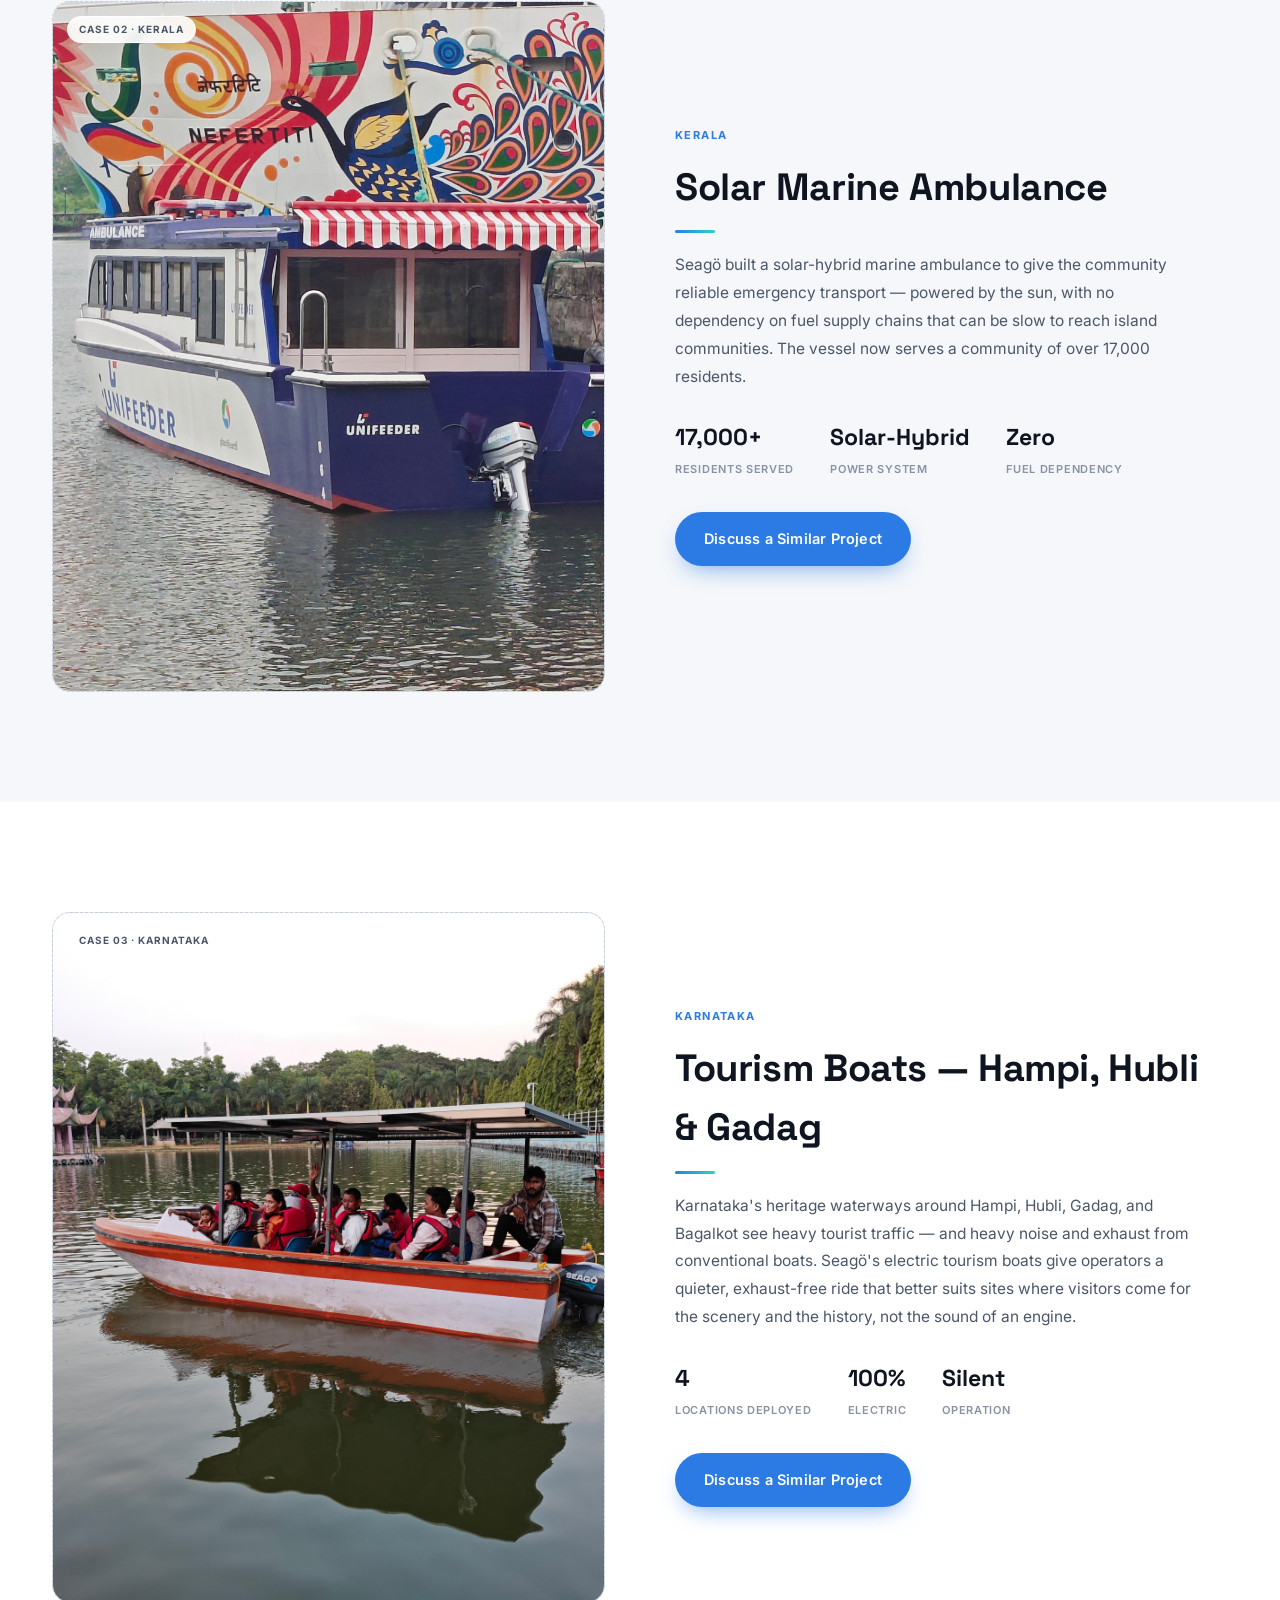
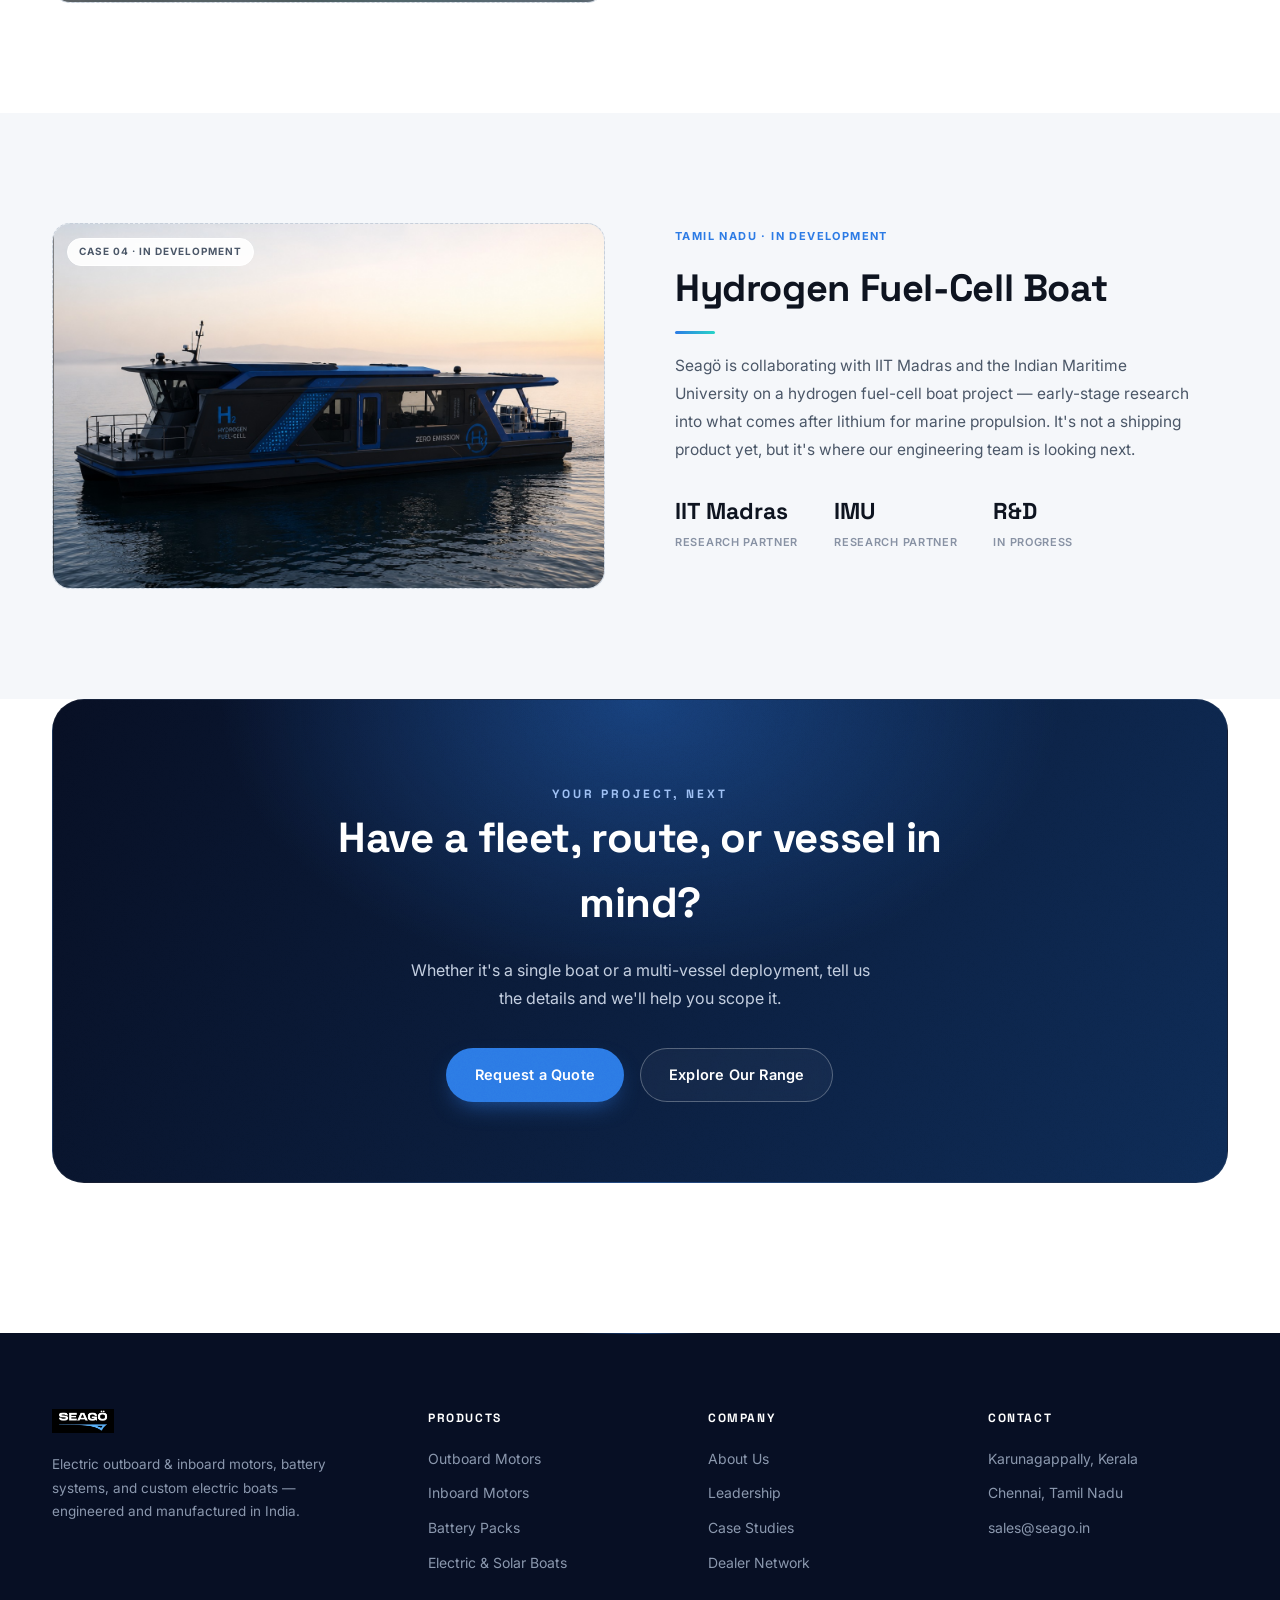
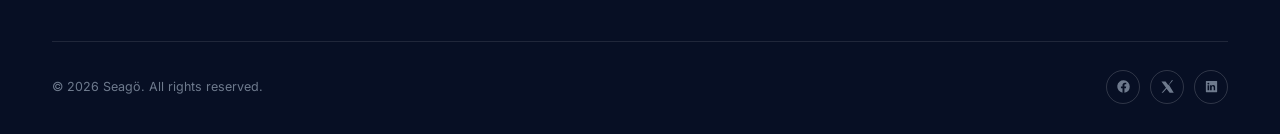
<file: case-studies.html>
<!DOCTYPE html>
<html lang="en">
<head>
<title>Seagö — Case Studies</title>

<script>document.documentElement.classList.add('js-ready');</script>
<meta charset="UTF-8">
<meta name="viewport" content="width=device-width, initial-scale=1.0">
<meta name="description" content="See Seagö's electric marine propulsion at work — India's first electric fishing vessel, a solar marine ambulance in Kerala, tourism boats in Karnataka, and an in-development hydrogen fuel-cell boat with IIT Madras.">
<link rel="icon" type="image/svg+xml" href="assets/favicon.svg">
<link rel="preconnect" href="https://fonts.googleapis.com">
<link rel="preconnect" href="https://fonts.gstatic.com" crossorigin>
<link href="https://fonts.googleapis.com/css2?family=Space+Grotesk:wght@500;600;700&family=Inter:wght@400;500;600;700;800&display=swap" rel="stylesheet">
<link rel="stylesheet" href="css/style.css">
<script src="js/main.js" defer></script>
</head>
<body>

<div class="progress" id="progressBar"></div>

<!-- ================= NAV ================= -->
<header class="nav">
  <div class="wrap nav-row">
    <a class="nav-logo" href="index.html#top"><img src="assets/seago-logo.png" alt="Seagö"></a>
    <nav class="nav-links">
      <a href="index.html">Home</a>
      <a href="about.html">About</a>
      <a href="products.html">Products</a>
      <a href="case-studies.html">Case Studies</a>
      <a href="dealer-network.html">Dealer Network</a>
    </nav>
    <div class="nav-cta">
      <a class="btn btn-primary magnetic" href="contact.html">Request a Quote</a>
      <button class="burger" id="burger" aria-label="Menu"><span></span><span></span><span></span></button>
    </div>
  </div>
</header>

<div class="mobile-menu" id="mobileMenu">
  <a href="index.html">Home</a>
  <a href="about.html">About</a>
  <a href="products.html">Products</a>
  <a href="case-studies.html">Case Studies</a>
  <a href="dealer-network.html">Dealer Network</a>
  <a class="btn btn-primary" href="contact.html">Request a Quote</a>
</div>

<!-- ================= PAGE HEADER ================= -->
<section class="hero page-hero">
  <div class="grid-overlay"></div>
  <div class="blob blob-1" data-depth="14"></div>
  <div class="blob blob-2" data-depth="-10"></div>
  <div class="cursor-glow"></div>

  <div class="wrap">
    <div class="hero-badge reveal"><span class="dot"></span> CASE STUDIES</div>
    <h1 class="page-title reveal">Proven in the field, not just on paper</h1>
    <p class="page-sub reveal">From India's first electric fishing vessel to a solar-powered ambulance serving an island community, here's where Seagö propulsion is already at work.</p>
  </div>
</section>

<!-- ================= CASE 01: VIKALPIKA ================= -->
<section class="section product-block" id="vikalpika">
  <div class="wrap product-row">
    <div class="product-media reveal">
      <div class="ph photo-frame case-gallery">
        <img class="is-active" src="assets/photos/seago-electric-boat.jpg" alt="Seagö Vikalpika electric fishing vessel">
        <img src="assets/photos/case-deployment-boat.jpg" alt="Seagö electric boat deployment">
        <img src="assets/photos/IMG20260505125142.jpg" alt="Seagö electric outboard motor detail">
        <span class="ph__chip">Case 01 · Maharashtra</span>
      </div>
    </div>
    <div class="product-copy reveal">
      <span class="case-tag">Maharashtra · May 2025</span>
      <h2>India's First Electric Fishing Vessel</h2>
      <p>In partnership with ICAR-CIFT (Central Institute of Fisheries Technology) Mumbai, Seagö delivered "Vikalpika" — India's first electric fishing vessel — launched in May 2025. The project set out to prove that commercial fishing fleets could move to zero-emission propulsion without giving up the power and duty-cycle fishing crews depend on every day.</p>
      <div class="mini-stats">
        <div class="mini-stat"><b>1st</b><span>Electric Fishing Vessel in India</span></div>
        <div class="mini-stat"><b>2025</b><span>Launched</span></div>
        <div class="mini-stat"><b>ICAR-CIFT</b><span>Research Partner</span></div>
      </div>
      <a class="btn btn-primary magnetic" href="contact.html">Discuss a Similar Project</a>
    </div>
  </div>
</section>

<!-- ================= CASE 02: KADAMAKKUDY AMBULANCE ================= -->
<section class="section product-block soft reverse" id="ambulance">
  <div class="wrap product-row">
    <div class="product-copy reveal">
      <span class="case-tag">Kerala</span>
      <h2>Solar Marine Ambulance</h2>
      <p>Seagö built a solar-hybrid marine ambulance to give the community reliable emergency transport — powered by the sun, with no dependency on fuel supply chains that can be slow to reach island communities. The vessel now serves a community of over 17,000 residents.</p>
      <div class="mini-stats">
        <div class="mini-stat"><b>17,000+</b><span>Residents Served</span></div>
        <div class="mini-stat"><b>Solar-Hybrid</b><span>Power System</span></div>
        <div class="mini-stat"><b>Zero</b><span>Fuel Dependency</span></div>
      </div>
      <a class="btn btn-primary magnetic" href="contact.html">Discuss a Similar Project</a>
    </div>
    <div class="product-media reveal">
      <div class="ph photo-frame case-gallery">
        <img class="is-active" src="assets/photos/kadamakkudy-ambulance.jpg" alt="Kadamakkudy solar marine ambulance">
        <img src="assets/photos/ambulance 2.jpg" alt="Seagö solar-powered boat on the water">
        <img src="assets/photos/ambulance 3.jpg" alt="Seagö boat deployment on the water">
        <img src="assets/photos/ambulance 4.jpg" alt="Seagö solar-powered boat on the water">
        <span class="ph__chip">Case 02 · Kerala</span>
      </div>
    </div>
  </div>
</section>

<!-- ================= CASE 03: KARNATAKA TOURISM BOATS ================= -->
<section class="section product-block" id="tourism">
  <div class="wrap product-row">
    <div class="product-media reveal">
      <div class="ph photo-frame case-gallery">
        <img class="is-active" src="assets/photos/seago-tourism-boat.jpg" alt="Seagö electric tourism boat in service">
        <img src="assets/photos/case-tourism-boat.jpg" alt="Seagö passenger boat on a river">
        <img src="assets/photos/seago-electric-boat.jpg" alt="Seagö electric boat on the water">
        <span class="ph__chip">Case 03 · Karnataka</span>
      </div>
    </div>
    <div class="product-copy reveal">
      <span class="case-tag">Karnataka</span>
      <h2>Tourism Boats — Hampi, Hubli &amp; Gadag</h2>
      <p>Karnataka's heritage waterways around Hampi, Hubli, Gadag, and Bagalkot see heavy tourist traffic — and heavy noise and exhaust from conventional boats. Seagö's electric tourism boats give operators a quieter, exhaust-free ride that better suits sites where visitors come for the scenery and the history, not the sound of an engine.</p>
      <div class="mini-stats">
        <div class="mini-stat"><b>4</b><span>Locations Deployed</span></div>
        <div class="mini-stat"><b>100%</b><span>Electric</span></div>
        <div class="mini-stat"><b>Silent</b><span>Operation</span></div>
      </div>
      <a class="btn btn-primary magnetic" href="contact.html">Discuss a Similar Project</a>
    </div>
  </div>
</section>

<!-- ================= CASE 04: HYDROGEN FUEL-CELL (IN DEVELOPMENT) ================= -->
<section class="section product-block soft reverse" id="hydrogen">
  <div class="wrap product-row">
    <div class="product-copy reveal">
      <span class="case-tag">Tamil Nadu · In Development</span>
      <h2>Hydrogen Fuel-Cell Boat</h2>
      <p>Seagö is collaborating with IIT Madras and the Indian Maritime University on a hydrogen fuel-cell boat project — early-stage research into what comes after lithium for marine propulsion. It's not a shipping product yet, but it's where our engineering team is looking next.</p>
      <div class="mini-stats">
        <div class="mini-stat"><b>IIT Madras</b><span>Research Partner</span></div>
        <div class="mini-stat"><b>IMU</b><span>Research Partner</span></div>
        <div class="mini-stat"><b>R&amp;D</b><span>In Progress</span></div>
      </div>
    </div>
    <div class="product-media reveal">
      <div class="ph photo-frame">
        <img class="hydrogen-image" src="assets/photos/hydrogenboat.png" alt="Seagö hydrogen fuel-cell boat project with IIT Madras">
        <span class="ph__chip">Case 04 · In Development</span>
      </div>
    </div>
  </div>
</section>

<!-- ================= CTA ================= -->
<section class="section section-cta">
  <div class="wrap">
    <div class="cta reveal">
      <div class="cta-inner">
        <span class="eyebrow eyebrow-light">Your Project, Next</span>
        <h2 class="cta-title">Have a fleet, route, or vessel in mind?</h2>
        <p class="cta-text">Whether it's a single boat or a multi-vessel deployment, tell us the details and we'll help you scope it.</p>
        <div class="cta-actions">
          <a class="btn btn-primary magnetic" href="contact.html">Request a Quote</a>
          <a class="btn btn-ghost magnetic" href="products.html">Explore Our Range</a>
        </div>
      </div>
    </div>
  </div>
</section>

<!-- ================= FOOTER ================= -->
<footer>
  <div class="wrap">
    <div class="footer-grid">
      <div>
        <div class="footer-logo"><img src="assets/seago-logo.png" alt="Seagö"></div>
        <p>Electric outboard &amp; inboard motors, battery systems, and custom electric boats — engineered and manufactured in India.</p>
      </div>
      <div class="footer-col">
        <h5>Products</h5>
        <a href="products.html">Outboard Motors</a>
        <a href="products.html">Inboard Motors</a>
        <a href="products.html">Battery Packs</a>
        <a href="products.html">Electric &amp; Solar Boats</a>
      </div>
      <div class="footer-col">
        <h5>Company</h5>
        <a href="about.html">About Us</a>
        <a href="about.html#founder">Leadership</a>
        <a href="case-studies.html">Case Studies</a>
        <a href="dealer-network.html">Dealer Network</a>
      </div>
      <div class="footer-col">
        <h5>Contact</h5>
        <a href="contact.html">Karunagappally, Kerala</a>
        <a href="contact.html">Chennai, Tamil Nadu</a>
        <a href="mailto:sales@seago.in">sales@seago.in</a>
      </div>
    </div>
    <div class="footer-bottom">
      <span>© 2026 Seagö. All rights reserved.</span>
      <div class="footer-social">
        <a href="#" aria-label="Facebook"><svg viewBox="0 0 24 24" fill="currentColor"><path d="M22 12a10 10 0 1 0-11.6 9.9v-7H7.9V12h2.5V9.8c0-2.5 1.5-3.9 3.8-3.9 1.1 0 2.2.2 2.2.2v2.4h-1.3c-1.2 0-1.6.8-1.6 1.6V12h2.8l-.4 2.9h-2.4v7A10 10 0 0 0 22 12z"/></svg></a>
        <a href="#" aria-label="X"><svg viewBox="0 0 24 24" fill="currentColor"><path d="M18.9 2H21l-6.6 7.5L22 22h-6.5l-5-6.6L4.7 22H2.6l7-8-7.3-9.9h6.6l4.5 6z"/></svg></a>
        <a href="#" aria-label="LinkedIn"><svg viewBox="0 0 24 24" fill="currentColor"><path d="M20.4 3H3.6A.6.6 0 0 0 3 3.6v16.8a.6.6 0 0 0 .6.6h16.8a.6.6 0 0 0 .6-.6V3.6a.6.6 0 0 0-.6-.6zM8.3 18.1H5.7V9.9h2.6v8.2zM7 8.8a1.5 1.5 0 1 1 0-3 1.5 1.5 0 0 1 0 3zm11.1 9.3h-2.6v-4.3c0-1 0-2.4-1.5-2.4s-1.7 1.1-1.7 2.3v4.4H9.7V9.9h2.5v1.1a2.7 2.7 0 0 1 2.5-1.4c2.6 0 3.1 1.7 3.1 4v4.5z"/></svg></a>
      </div>
    </div>
  </div>
</footer>

<!-- ================= WHATSAPP FLOAT ================= -->
<a class="wa-float" href="https://wa.me/918606366633?text=Hi%20Seag%C3%B6%2C%20I%27d%20like%20to%20know%20more%20about%20your%20electric%20marine%20products." target="_blank" rel="noopener" aria-label="Chat on WhatsApp">
  <span class="wa-tip">Chat with us</span>
  <svg viewBox="0 0 24 24"><path d="M17.5 14.4c-.3-.1-1.7-.9-2-1-.3-.1-.5-.1-.6.1-.2.3-.7 1-.9 1.2-.2.2-.3.2-.6.1-.3-.1-1.3-.5-2.4-1.5-.9-.8-1.5-1.8-1.7-2.1-.2-.3 0-.5.1-.6.1-.1.3-.3.4-.5.1-.1.2-.3.3-.4.1-.2 0-.4 0-.5 0-.1-.6-1.5-.8-2-.2-.5-.4-.5-.6-.5h-.5c-.2 0-.5.1-.7.3-.3.3-1 1-1 2.4s1 2.8 1.1 3c.1.2 2 3.1 4.9 4.3.7.3 1.2.5 1.7.6.7.2 1.3.2 1.8.1.5-.1 1.7-.7 2-1.4.2-.6.2-1.2.2-1.3-.1-.1-.3-.2-.6-.3z"/><path d="M12 2a10 10 0 0 0-8.6 15L2 22l5.2-1.4A10 10 0 1 0 12 2zm0 18.2c-1.6 0-3.1-.4-4.4-1.2l-.3-.2-3.1.8.8-3-.2-.3A8.2 8.2 0 1 1 12 20.2z"/></svg>
</a>

</body>
</html>
</file>
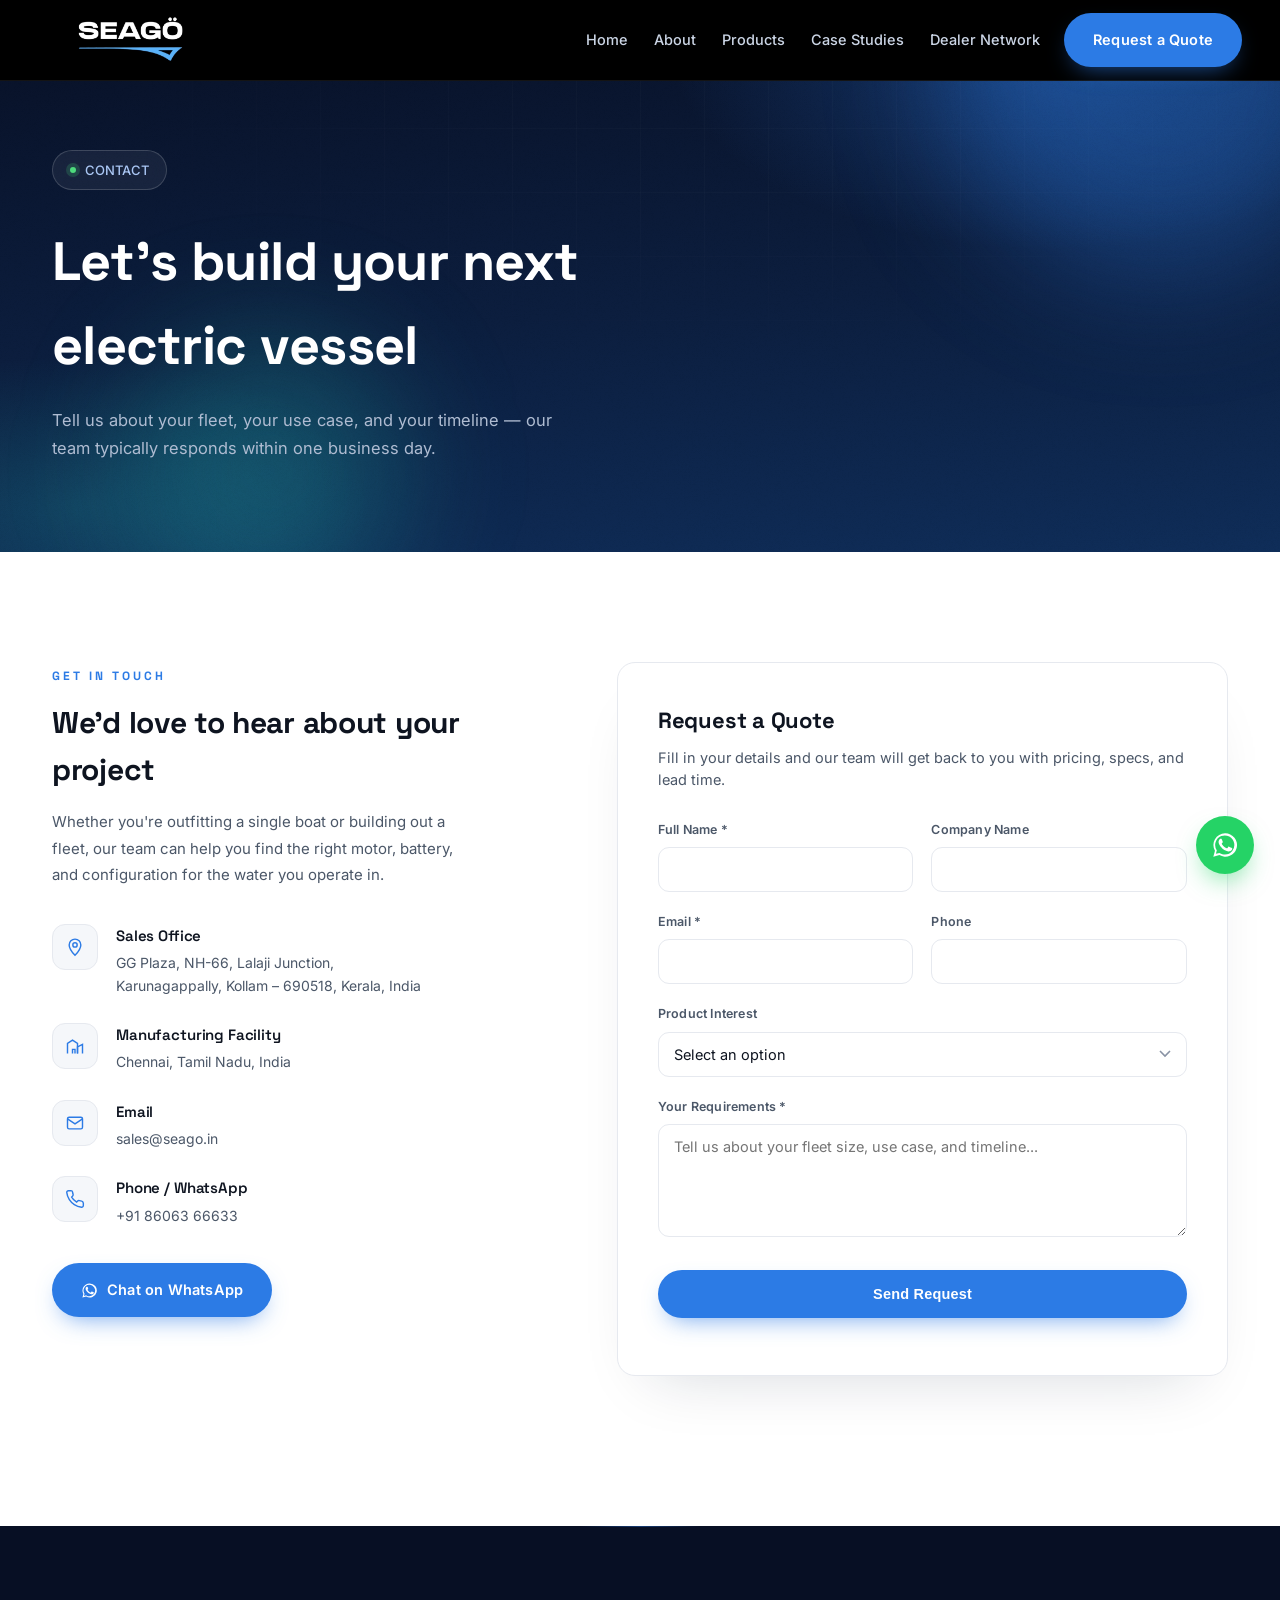
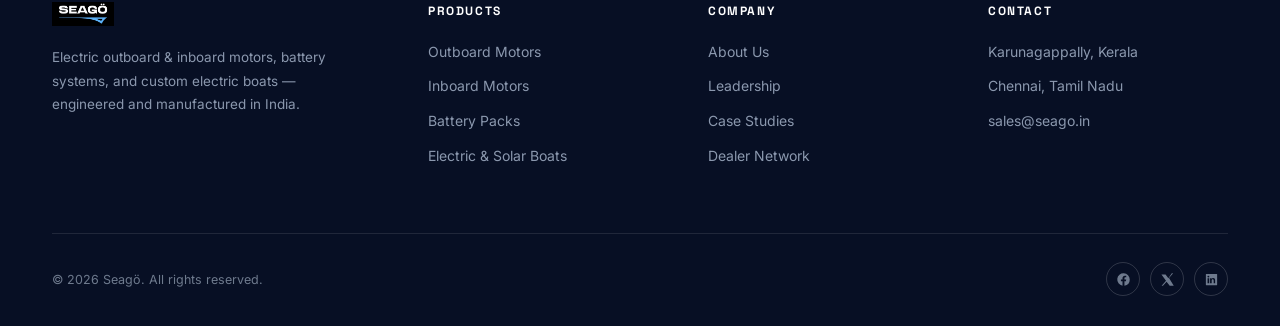
<file: contact.html>
<!DOCTYPE html>
<html lang="en">
<head>
<title>Seagö — Contact &amp; Request a Quote</title>

<script>document.documentElement.classList.add('js-ready');</script>
<meta charset="UTF-8">
<meta name="viewport" content="width=device-width, initial-scale=1.0">
<meta name="description" content="Get in touch with Seagö for electric outboard motors, inboard motors, battery packs, and custom electric boats. Request a quote today.">
<link rel="icon" type="image/svg+xml" href="assets/favicon.svg">
<link rel="preconnect" href="https://fonts.googleapis.com">
<link rel="preconnect" href="https://fonts.gstatic.com" crossorigin>
<link href="https://fonts.googleapis.com/css2?family=Space+Grotesk:wght@500;600;700&family=Inter:wght@400;500;600;700;800&display=swap" rel="stylesheet">
<link rel="stylesheet" href="css/style.css">
<script src="js/main.js" defer></script>
</head>
<body>

<div class="progress" id="progressBar"></div>

<!-- ================= NAV ================= -->
<header class="nav">
  <div class="wrap nav-row">
    <a class="nav-logo" href="index.html#top"><img src="assets/seago-logo.png" alt="Seagö"></a>
    <nav class="nav-links">
      <a href="index.html">Home</a>
      <a href="about.html">About</a>
      <a href="products.html">Products</a>
      <a href="case-studies.html">Case Studies</a>
      <a href="dealer-network.html">Dealer Network</a>
    </nav>
    <div class="nav-cta">
      <a class="btn btn-primary magnetic" href="contact.html">Request a Quote</a>
      <button class="burger" id="burger" aria-label="Menu"><span></span><span></span><span></span></button>
    </div>
  </div>
</header>

<div class="mobile-menu" id="mobileMenu">
  <a href="index.html">Home</a>
  <a href="about.html">About</a>
  <a href="products.html">Products</a>
  <a href="case-studies.html">Case Studies</a>
  <a href="dealer-network.html">Dealer Network</a>
  <a class="btn btn-primary" href="contact.html">Request a Quote</a>
</div>

<!-- ================= PAGE HEADER ================= -->
<section class="hero page-hero">
  <div class="grid-overlay"></div>
  <div class="blob blob-1" data-depth="14"></div>
  <div class="blob blob-2" data-depth="-10"></div>
  <div class="cursor-glow"></div>

  <div class="wrap">
    <div class="hero-badge reveal"><span class="dot"></span> CONTACT</div>
    <h1 class="page-title reveal">Let's build your next electric vessel</h1>
    <p class="page-sub reveal">Tell us about your fleet, your use case, and your timeline — our team typically responds within one business day.</p>
  </div>
</section>

<!-- ================= CONTACT ================= -->
<section class="section contact-section">
  <div class="wrap">
    <div class="contact-grid">

      <div class="contact-info reveal">
        <span class="eyebrow" style="color:var(--blue)">GET IN TOUCH</span>
        <h2>We'd love to hear about your project</h2>
        <p>Whether you're outfitting a single boat or building out a fleet, our team can help you find the right motor, battery, and configuration for the water you operate in.</p>

        <div class="info-list" data-stagger>
          <div class="info-row reveal">
            <div class="ic">
              <svg viewBox="0 0 24 24" fill="none" stroke="currentColor" stroke-width="1.7"><path d="M12 22s7-7.4 7-12.5A7 7 0 0 0 5 9.5C5 14.6 12 22 12 22z"/><circle cx="12" cy="9.5" r="2.6"/></svg>
            </div>
            <div>
              <h4>Sales Office</h4>
              <p>GG Plaza, NH-66, Lalaji Junction,<br>Karunagappally, Kollam – 690518, Kerala, India</p>
            </div>
          </div>

          <div class="info-row reveal">
            <div class="ic">
              <svg viewBox="0 0 24 24" fill="none" stroke="currentColor" stroke-width="1.7"><path d="M3 21V9l6-4 6 4v12"/><path d="M15 21V13l6-3v11"/><path d="M9 21v-5h3v5"/></svg>
            </div>
            <div>
              <h4>Manufacturing Facility</h4>
              <p>Chennai, Tamil Nadu, India</p>
            </div>
          </div>

          <div class="info-row reveal">
            <div class="ic">
              <svg viewBox="0 0 24 24" fill="none" stroke="currentColor" stroke-width="1.7"><rect x="3" y="5" width="18" height="14" rx="2"/><path d="M3 7l9 6 9-6"/></svg>
            </div>
            <div>
              <h4>Email</h4>
              <p><a href="mailto:sales@seago.in">sales@seago.in</a></p>
            </div>
          </div>

          <div class="info-row reveal">
            <div class="ic">
              <svg viewBox="0 0 24 24" fill="none" stroke="currentColor" stroke-width="1.7"><path d="M22 16.9v3a2 2 0 0 1-2.2 2 19.8 19.8 0 0 1-8.6-3.1 19.5 19.5 0 0 1-6-6 19.8 19.8 0 0 1-3.1-8.7A2 2 0 0 1 4.1 2h3a2 2 0 0 1 2 1.7c.1.9.3 1.8.6 2.7a2 2 0 0 1-.5 2.1L8 9.7a16 16 0 0 0 6 6l1.2-1.2a2 2 0 0 1 2.1-.5c.9.3 1.8.5 2.7.6a2 2 0 0 1 1.7 2z"/></svg>
            </div>
            <div>
              <h4>Phone / WhatsApp</h4>
              <p><a href="tel:+918606366633">+91 86063 66633</a></p>
            </div>
          </div>
        </div>

        <a class="btn btn-primary magnetic" href="https://wa.me/918606366633?text=Hi%20Seag%C3%B6%2C%20I%27d%20like%20to%20know%20more%20about%20your%20electric%20marine%20products." target="_blank" rel="noopener">
          <svg width="17" height="17" viewBox="0 0 24 24" fill="currentColor"><path d="M17.5 14.4c-.3-.1-1.7-.9-2-1-.3-.1-.5-.1-.6.1-.2.3-.7 1-.9 1.2-.2.2-.3.2-.6.1-.3-.1-1.3-.5-2.4-1.5-.9-.8-1.5-1.8-1.7-2.1-.2-.3 0-.5.1-.6.1-.1.3-.3.4-.5.1-.1.2-.3.3-.4.1-.2 0-.4 0-.5 0-.1-.6-1.5-.8-2-.2-.5-.4-.5-.6-.5h-.5c-.2 0-.5.1-.7.3-.3.3-1 1-1 2.4s1 2.8 1.1 3c.1.2 2 3.1 4.9 4.3.7.3 1.2.5 1.7.6.7.2 1.3.2 1.8.1.5-.1 1.7-.7 2-1.4.2-.6.2-1.2.2-1.3-.1-.1-.3-.2-.6-.3z"/><path d="M12 2a10 10 0 0 0-8.6 15L2 22l5.2-1.4A10 10 0 1 0 12 2zm0 18.2c-1.6 0-3.1-.4-4.4-1.2l-.3-.2-3.1.8.8-3-.2-.3A8.2 8.2 0 1 1 12 20.2z"/></svg>
          Chat on WhatsApp
        </a>
      </div>

      <div class="form-card reveal">
        <h3>Request a Quote</h3>
        <p>Fill in your details and our team will get back to you with pricing, specs, and lead time.</p>

        <form id="quoteForm" class="quote-form">
          <input type="hidden" name="access_key" value="YOUR_WEB3FORMS_ACCESS_KEY">
          <input type="hidden" name="subject" value="New Quote Request — Seagö Website">
          <input type="hidden" name="from_name" value="Seagö Website">
          <input type="checkbox" name="botcheck" class="hidden-field" tabindex="-1" autocomplete="off">

          <div class="field-row">
            <div class="field">
              <label for="qf-name">Full Name *</label>
              <input id="qf-name" type="text" name="name" required>
            </div>
            <div class="field">
              <label for="qf-company">Company Name</label>
              <input id="qf-company" type="text" name="company">
            </div>
          </div>

          <div class="field-row">
            <div class="field">
              <label for="qf-email">Email *</label>
              <input id="qf-email" type="email" name="email" required>
            </div>
            <div class="field">
              <label for="qf-phone">Phone</label>
              <input id="qf-phone" type="tel" name="phone">
            </div>
          </div>

          <div class="field">
            <label for="qf-interest">Product Interest</label>
            <select id="qf-interest" name="product_interest">
              <option value="">Select an option</option>
              <option>Outboard Motor</option>
              <option>Inboard Motor</option>
              <option>Battery Pack</option>
              <option>Electric / Solar Boat</option>
              <option>Dealer / Distribution Enquiry</option>
              <option>Other</option>
            </select>
          </div>

          <div class="field">
            <label for="qf-message">Your Requirements *</label>
            <textarea id="qf-message" name="message" rows="5" required placeholder="Tell us about your fleet size, use case, and timeline..."></textarea>
          </div>

          <button type="submit" class="btn btn-primary magnetic form-submit">
            <span class="btn-label">Send Request</span>
          </button>
          <div class="form-msg" id="formMsg" role="status" aria-live="polite"></div>
        </form>
      </div>

    </div>
  </div>
</section>

<!-- ================= FOOTER ================= -->
<footer>
  <div class="wrap">
    <div class="footer-grid">
      <div>
        <div class="footer-logo"><img src="assets/seago-logo.png" alt="Seagö"></div>
        <p>Electric outboard &amp; inboard motors, battery systems, and custom electric boats — engineered and manufactured in India.</p>
      </div>
      <div class="footer-col">
        <h5>Products</h5>
        <a href="products.html">Outboard Motors</a>
        <a href="products.html">Inboard Motors</a>
        <a href="products.html">Battery Packs</a>
        <a href="products.html">Electric &amp; Solar Boats</a>
      </div>
      <div class="footer-col">
        <h5>Company</h5>
        <a href="about.html">About Us</a>
        <a href="about.html#founder">Leadership</a>
        <a href="case-studies.html">Case Studies</a>
        <a href="dealer-network.html">Dealer Network</a>
      </div>
      <div class="footer-col">
        <h5>Contact</h5>
        <a href="contact.html">Karunagappally, Kerala</a>
        <a href="contact.html">Chennai, Tamil Nadu</a>
        <a href="mailto:sales@seago.in">sales@seago.in</a>
      </div>
    </div>
    <div class="footer-bottom">
      <span>© 2026 Seagö. All rights reserved.</span>
      <div class="footer-social">
        <a href="#"><svg viewBox="0 0 24 24" fill="currentColor"><path d="M22 12a10 10 0 1 0-11.6 9.9v-7H7.9V12h2.5V9.8c0-2.5 1.5-3.9 3.8-3.9 1.1 0 2.2.2 2.2.2v2.4h-1.3c-1.2 0-1.6.8-1.6 1.6V12h2.8l-.4 2.9h-2.4v7A10 10 0 0 0 22 12z"/></svg></a>
        <a href="#"><svg viewBox="0 0 24 24" fill="currentColor"><path d="M18.9 2H21l-6.6 7.5L22 22h-6.5l-5-6.6L4.7 22H2.6l7-8-7.3-9.9h6.6l4.5 6z"/></svg></a>
        <a href="#"><svg viewBox="0 0 24 24" fill="currentColor"><path d="M20.4 3H3.6A.6.6 0 0 0 3 3.6v16.8a.6.6 0 0 0 .6.6h16.8a.6.6 0 0 0 .6-.6V3.6a.6.6 0 0 0-.6-.6zM8.3 18.1H5.7V9.9h2.6v8.2zM7 8.8a1.5 1.5 0 1 1 0-3 1.5 1.5 0 0 1 0 3zm11.1 9.3h-2.6v-4.3c0-1 0-2.4-1.5-2.4s-1.7 1.1-1.7 2.3v4.4H9.7V9.9h2.5v1.1a2.7 2.7 0 0 1 2.5-1.4c2.6 0 3.1 1.7 3.1 4v4.5z"/></svg></a>
      </div>
    </div>
  </div>
</footer>

<!-- ================= WHATSAPP FLOAT ================= -->
<a class="wa-float" href="https://wa.me/918606366633?text=Hi%20Seag%C3%B6%2C%20I%27d%20like%20to%20know%20more%20about%20your%20electric%20marine%20products." target="_blank" rel="noopener" aria-label="Chat on WhatsApp">
  <span class="wa-tip">Chat with us</span>
  <svg viewBox="0 0 24 24"><path d="M17.5 14.4c-.3-.1-1.7-.9-2-1-.3-.1-.5-.1-.6.1-.2.3-.7 1-.9 1.2-.2.2-.3.2-.6.1-.3-.1-1.3-.5-2.4-1.5-.9-.8-1.5-1.8-1.7-2.1-.2-.3 0-.5.1-.6.1-.1.3-.3.4-.5.1-.1.2-.3.3-.4.1-.2 0-.4 0-.5 0-.1-.6-1.5-.8-2-.2-.5-.4-.5-.6-.5h-.5c-.2 0-.5.1-.7.3-.3.3-1 1-1 2.4s1 2.8 1.1 3c.1.2 2 3.1 4.9 4.3.7.3 1.2.5 1.7.6.7.2 1.3.2 1.8.1.5-.1 1.7-.7 2-1.4.2-.6.2-1.2.2-1.3-.1-.1-.3-.2-.6-.3z"/><path d="M12 2a10 10 0 0 0-8.6 15L2 22l5.2-1.4A10 10 0 1 0 12 2zm0 18.2c-1.6 0-3.1-.4-4.4-1.2l-.3-.2-3.1.8.8-3-.2-.3A8.2 8.2 0 1 1 12 20.2z"/></svg>
</a>

</body>
</html>
</file>
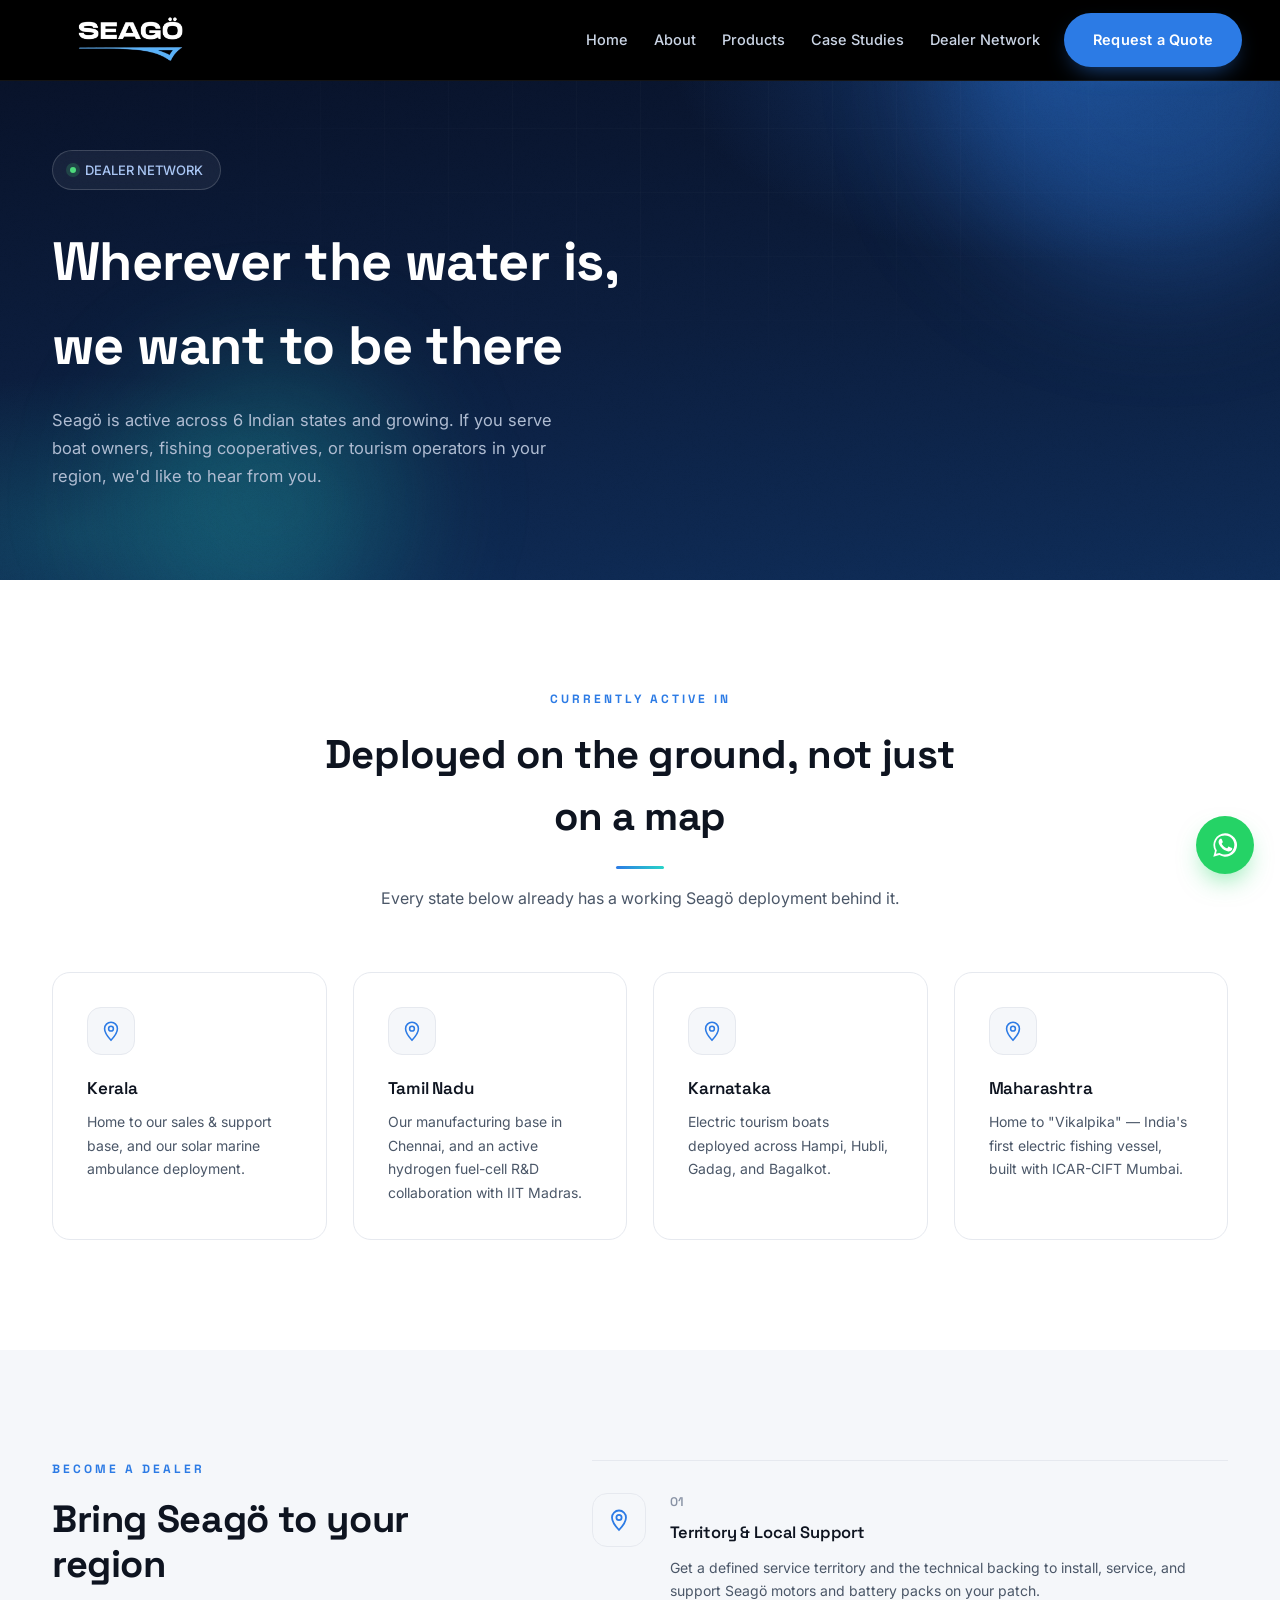
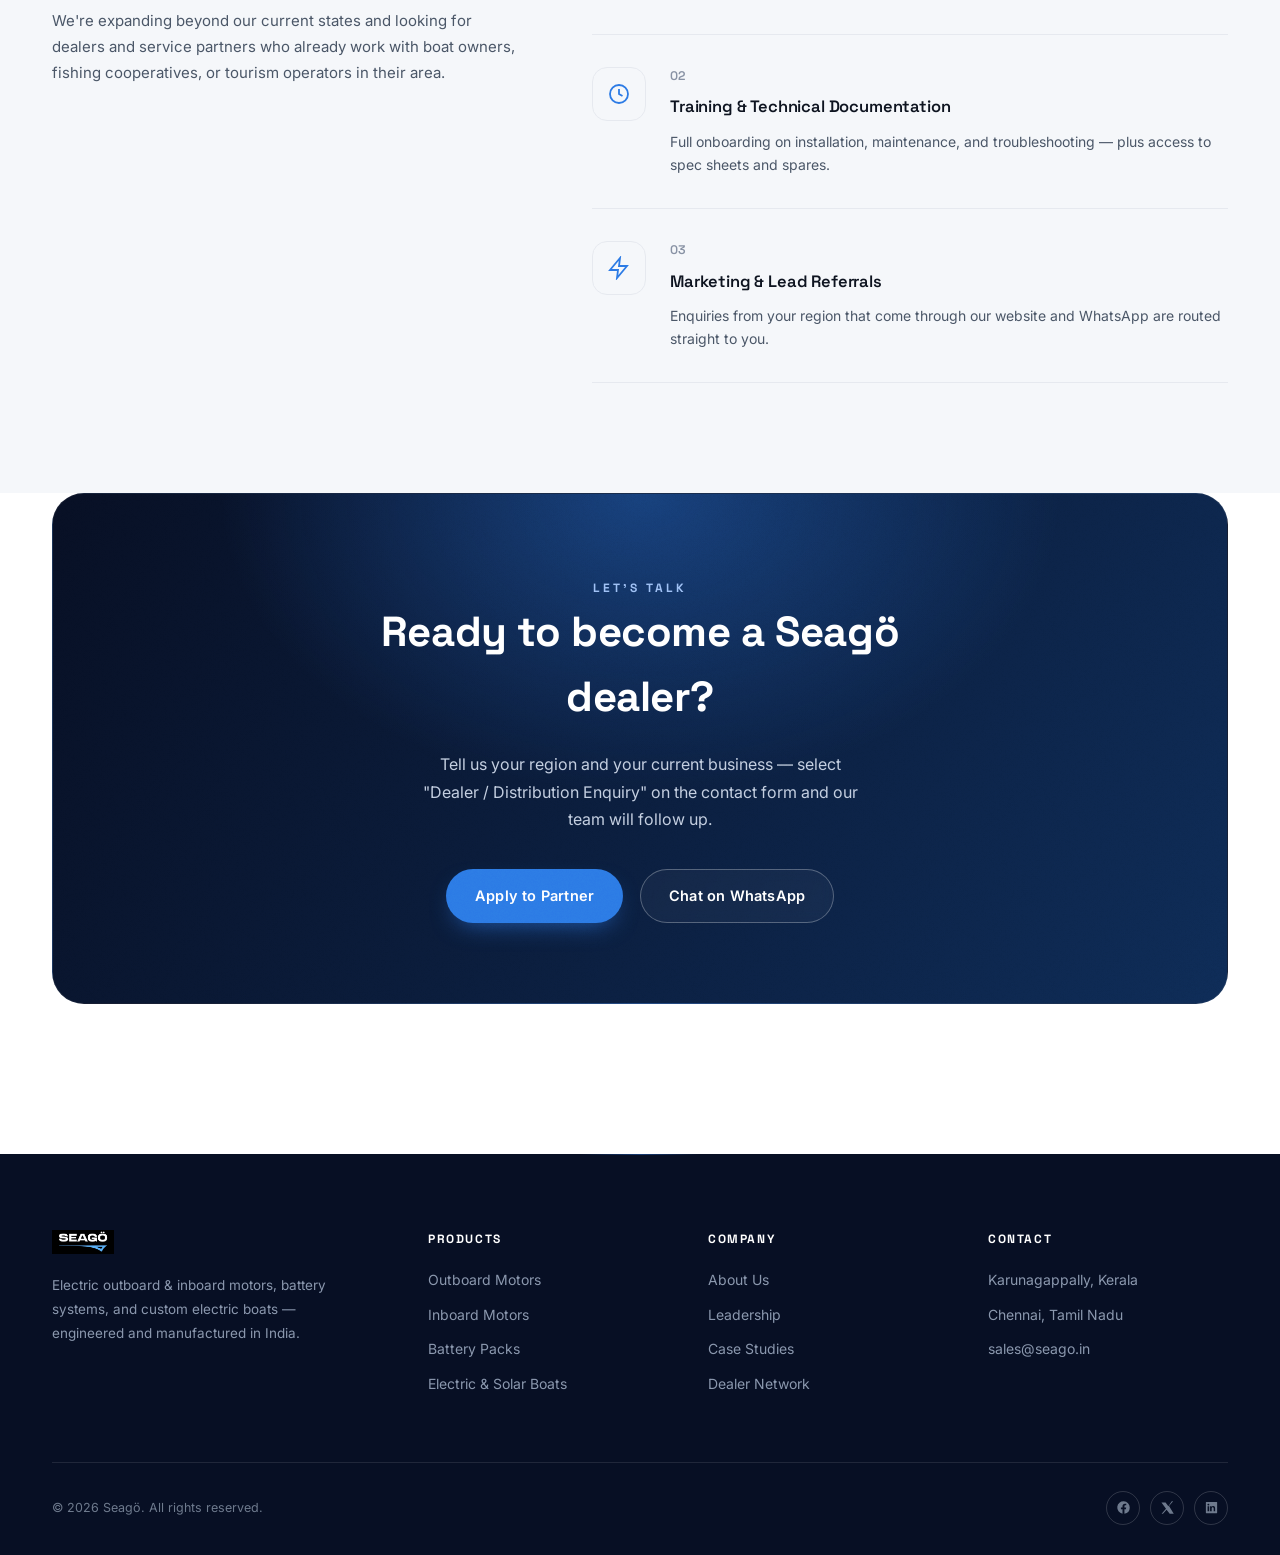
<file: dealer-network.html>
<!DOCTYPE html>
<html lang="en">
<head>
<title>Seagö — Dealer &amp; Distribution Network</title>

<script>document.documentElement.classList.add('js-ready');</script>
<meta charset="UTF-8">
<meta name="viewport" content="width=device-width, initial-scale=1.0">
<meta name="description" content="Seagö is active across 6 Indian states and growing. Explore our current reach and partner with us as a dealer or service provider in your region.">
<link rel="icon" type="image/svg+xml" href="assets/favicon.svg">
<link rel="preconnect" href="https://fonts.googleapis.com">
<link rel="preconnect" href="https://fonts.gstatic.com" crossorigin>
<link href="https://fonts.googleapis.com/css2?family=Space+Grotesk:wght@500;600;700&family=Inter:wght@400;500;600;700;800&display=swap" rel="stylesheet">
<link rel="stylesheet" href="css/style.css">
<script src="js/main.js" defer></script>
</head>
<body>

<div class="progress" id="progressBar"></div>

<!-- ================= NAV ================= -->
<header class="nav">
  <div class="wrap nav-row">
    <a class="nav-logo" href="index.html#top"><img src="assets/seago-logo.png" alt="Seagö"></a>
    <nav class="nav-links">
      <a href="index.html">Home</a>
      <a href="about.html">About</a>
      <a href="products.html">Products</a>
      <a href="case-studies.html">Case Studies</a>
      <a href="dealer-network.html">Dealer Network</a>
    </nav>
    <div class="nav-cta">
      <a class="btn btn-primary magnetic" href="contact.html">Request a Quote</a>
      <button class="burger" id="burger" aria-label="Menu"><span></span><span></span><span></span></button>
    </div>
  </div>
</header>

<div class="mobile-menu" id="mobileMenu">
  <a href="index.html">Home</a>
  <a href="about.html">About</a>
  <a href="products.html">Products</a>
  <a href="case-studies.html">Case Studies</a>
  <a href="dealer-network.html">Dealer Network</a>
  <a class="btn btn-primary" href="contact.html">Request a Quote</a>
</div>

<!-- ================= PAGE HEADER ================= -->
<section class="hero page-hero">
  <div class="grid-overlay"></div>
  <div class="blob blob-1" data-depth="14"></div>
  <div class="blob blob-2" data-depth="-10"></div>
  <div class="cursor-glow"></div>

  <div class="wrap">
    <div class="hero-badge reveal"><span class="dot"></span> DEALER NETWORK</div>
    <h1 class="page-title reveal">Wherever the water is, we want to be there</h1>
    <p class="page-sub reveal">Seagö is active across 6 Indian states and growing. If you serve boat owners, fishing cooperatives, or tourism operators in your region, we'd like to hear from you.</p>
  </div>
</section>

<!-- ================= CURRENT REACH ================= -->
<section class="section">
  <div class="wrap">
    <div class="section-head reveal">
      <span class="eyebrow">Currently Active In</span>
      <h2>Deployed on the ground, not just on a map</h2>
      <p>Every state below already has a working Seagö deployment behind it.</p>
    </div>
    <div class="grid-4" data-stagger>
      <div class="loc-card reveal">
        <div class="ic"><svg viewBox="0 0 24 24" fill="none" stroke="currentColor" stroke-width="1.7"><path d="M12 22s7-7.4 7-12.5A7 7 0 0 0 5 9.5C5 14.6 12 22 12 22z"/><circle cx="12" cy="9.5" r="2.6"/></svg></div>
        <h3>Kerala</h3>
        <p>Home to our sales &amp; support base, and our solar marine ambulance deployment.</p>
      </div>
      <div class="loc-card reveal">
        <div class="ic"><svg viewBox="0 0 24 24" fill="none" stroke="currentColor" stroke-width="1.7"><path d="M12 22s7-7.4 7-12.5A7 7 0 0 0 5 9.5C5 14.6 12 22 12 22z"/><circle cx="12" cy="9.5" r="2.6"/></svg></div>
        <h3>Tamil Nadu</h3>
        <p>Our manufacturing base in Chennai, and an active hydrogen fuel-cell R&amp;D collaboration with IIT Madras.</p>
      </div>
      <div class="loc-card reveal">
        <div class="ic"><svg viewBox="0 0 24 24" fill="none" stroke="currentColor" stroke-width="1.7"><path d="M12 22s7-7.4 7-12.5A7 7 0 0 0 5 9.5C5 14.6 12 22 12 22z"/><circle cx="12" cy="9.5" r="2.6"/></svg></div>
        <h3>Karnataka</h3>
        <p>Electric tourism boats deployed across Hampi, Hubli, Gadag, and Bagalkot.</p>
      </div>
      <div class="loc-card reveal">
        <div class="ic"><svg viewBox="0 0 24 24" fill="none" stroke="currentColor" stroke-width="1.7"><path d="M12 22s7-7.4 7-12.5A7 7 0 0 0 5 9.5C5 14.6 12 22 12 22z"/><circle cx="12" cy="9.5" r="2.6"/></svg></div>
        <h3>Maharashtra</h3>
        <p>Home to "Vikalpika" — India's first electric fishing vessel, built with ICAR-CIFT Mumbai.</p>
      </div>
    </div>
  </div>
</section>

<!-- ================= BECOME A DEALER ================= -->
<section class="section soft" id="partner">
  <div class="wrap why-grid">
    <div class="why-left reveal">
      <span class="eyebrow">Become a Dealer</span>
      <h2 class="why-title">Bring Seagö to your region</h2>
      <p>We're expanding beyond our current states and looking for dealers and service partners who already work with boat owners, fishing cooperatives, or tourism operators in their area.</p>
    </div>
    <div class="feat-list" data-stagger>
      <div class="feat-row reveal">
        <div class="ic"><svg viewBox="0 0 24 24" fill="none" stroke="currentColor" stroke-width="1.8"><path d="M12 22s7-7.4 7-12.5A7 7 0 0 0 5 9.5C5 14.6 12 22 12 22z"/><circle cx="12" cy="9.5" r="2.6"/></svg></div>
        <div class="ft-body">
          <span class="idx">01</span>
          <h4>Territory &amp; Local Support</h4>
          <p>Get a defined service territory and the technical backing to install, service, and support Seagö motors and battery packs on your patch.</p>
        </div>
      </div>
      <div class="feat-row reveal">
        <div class="ic"><svg viewBox="0 0 24 24" fill="none" stroke="currentColor" stroke-width="1.8"><circle cx="12" cy="12" r="9"/><path d="M12 7v5l3.5 2"/></svg></div>
        <div class="ft-body">
          <span class="idx">02</span>
          <h4>Training &amp; Technical Documentation</h4>
          <p>Full onboarding on installation, maintenance, and troubleshooting — plus access to spec sheets and spares.</p>
        </div>
      </div>
      <div class="feat-row reveal">
        <div class="ic"><svg viewBox="0 0 24 24" fill="none" stroke="currentColor" stroke-width="1.8"><path d="M13 2L3 14h8l-1 8 10-12h-8l1-8z"/></svg></div>
        <div class="ft-body">
          <span class="idx">03</span>
          <h4>Marketing &amp; Lead Referrals</h4>
          <p>Enquiries from your region that come through our website and WhatsApp are routed straight to you.</p>
        </div>
      </div>
    </div>
  </div>
</section>

<!-- ================= CTA ================= -->
<section class="section" style="padding-top:0;">
  <div class="wrap">
    <div class="cta reveal">
      <div class="cta-inner">
        <span class="eyebrow" style="color:#9FC1F5;">Let's Talk</span>
        <h2 class="cta-title">Ready to become a Seagö dealer?</h2>
        <p class="cta-text">Tell us your region and your current business — select "Dealer / Distribution Enquiry" on the contact form and our team will follow up.</p>
        <div class="cta-actions">
          <a class="btn btn-primary magnetic" href="contact.html">Apply to Partner</a>
          <a class="btn btn-ghost magnetic" href="https://wa.me/918606366633?text=Hi%20Seag%C3%B6%2C%20I%27d%20like%20to%20know%20more%20about%20becoming%20a%20dealer%20or%20distribution%20partner." target="_blank" rel="noopener">Chat on WhatsApp</a>
        </div>
      </div>
    </div>
  </div>
</section>

<!-- ================= FOOTER ================= -->
<footer>
  <div class="wrap">
    <div class="footer-grid">
      <div>
        <div class="footer-logo"><img src="assets/seago-logo.png" alt="Seagö"></div>
        <p>Electric outboard &amp; inboard motors, battery systems, and custom electric boats — engineered and manufactured in India.</p>
      </div>
      <div class="footer-col">
        <h5>Products</h5>
        <a href="products.html">Outboard Motors</a>
        <a href="products.html">Inboard Motors</a>
        <a href="products.html">Battery Packs</a>
        <a href="products.html">Electric &amp; Solar Boats</a>
      </div>
      <div class="footer-col">
        <h5>Company</h5>
        <a href="about.html">About Us</a>
        <a href="about.html#founder">Leadership</a>
        <a href="case-studies.html">Case Studies</a>
        <a href="dealer-network.html">Dealer Network</a>
      </div>
      <div class="footer-col">
        <h5>Contact</h5>
        <a href="contact.html">Karunagappally, Kerala</a>
        <a href="contact.html">Chennai, Tamil Nadu</a>
        <a href="mailto:sales@seago.in">sales@seago.in</a>
      </div>
    </div>
    <div class="footer-bottom">
      <span>© 2026 Seagö. All rights reserved.</span>
      <div class="footer-social">
        <a href="#"><svg viewBox="0 0 24 24" fill="currentColor"><path d="M22 12a10 10 0 1 0-11.6 9.9v-7H7.9V12h2.5V9.8c0-2.5 1.5-3.9 3.8-3.9 1.1 0 2.2.2 2.2.2v2.4h-1.3c-1.2 0-1.6.8-1.6 1.6V12h2.8l-.4 2.9h-2.4v7A10 10 0 0 0 22 12z"/></svg></a>
        <a href="#"><svg viewBox="0 0 24 24" fill="currentColor"><path d="M18.9 2H21l-6.6 7.5L22 22h-6.5l-5-6.6L4.7 22H2.6l7-8-7.3-9.9h6.6l4.5 6z"/></svg></a>
        <a href="#"><svg viewBox="0 0 24 24" fill="currentColor"><path d="M20.4 3H3.6A.6.6 0 0 0 3 3.6v16.8a.6.6 0 0 0 .6.6h16.8a.6.6 0 0 0 .6-.6V3.6a.6.6 0 0 0-.6-.6zM8.3 18.1H5.7V9.9h2.6v8.2zM7 8.8a1.5 1.5 0 1 1 0-3 1.5 1.5 0 0 1 0 3zm11.1 9.3h-2.6v-4.3c0-1 0-2.4-1.5-2.4s-1.7 1.1-1.7 2.3v4.4H9.7V9.9h2.5v1.1a2.7 2.7 0 0 1 2.5-1.4c2.6 0 3.1 1.7 3.1 4v4.5z"/></svg></a>
      </div>
    </div>
  </div>
</footer>

<!-- ================= WHATSAPP FLOAT ================= -->
<a class="wa-float" href="https://wa.me/918606366633?text=Hi%20Seag%C3%B6%2C%20I%27d%20like%20to%20know%20more%20about%20your%20electric%20marine%20products." target="_blank" rel="noopener" aria-label="Chat on WhatsApp">
  <span class="wa-tip">Chat with us</span>
  <svg viewBox="0 0 24 24"><path d="M17.5 14.4c-.3-.1-1.7-.9-2-1-.3-.1-.5-.1-.6.1-.2.3-.7 1-.9 1.2-.2.2-.3.2-.6.1-.3-.1-1.3-.5-2.4-1.5-.9-.8-1.5-1.8-1.7-2.1-.2-.3 0-.5.1-.6.1-.1.3-.3.4-.5.1-.1.2-.3.3-.4.1-.2 0-.4 0-.5 0-.1-.6-1.5-.8-2-.2-.5-.4-.5-.6-.5h-.5c-.2 0-.5.1-.7.3-.3.3-1 1-1 2.4s1 2.8 1.1 3c.1.2 2 3.1 4.9 4.3.7.3 1.2.5 1.7.6.7.2 1.3.2 1.8.1.5-.1 1.7-.7 2-1.4.2-.6.2-1.2.2-1.3-.1-.1-.3-.2-.6-.3z"/><path d="M12 2a10 10 0 0 0-8.6 15L2 22l5.2-1.4A10 10 0 1 0 12 2zm0 18.2c-1.6 0-3.1-.4-4.4-1.2l-.3-.2-3.1.8.8-3-.2-.3A8.2 8.2 0 1 1 12 20.2z"/></svg>
</a>

</body>
</html>
</file>
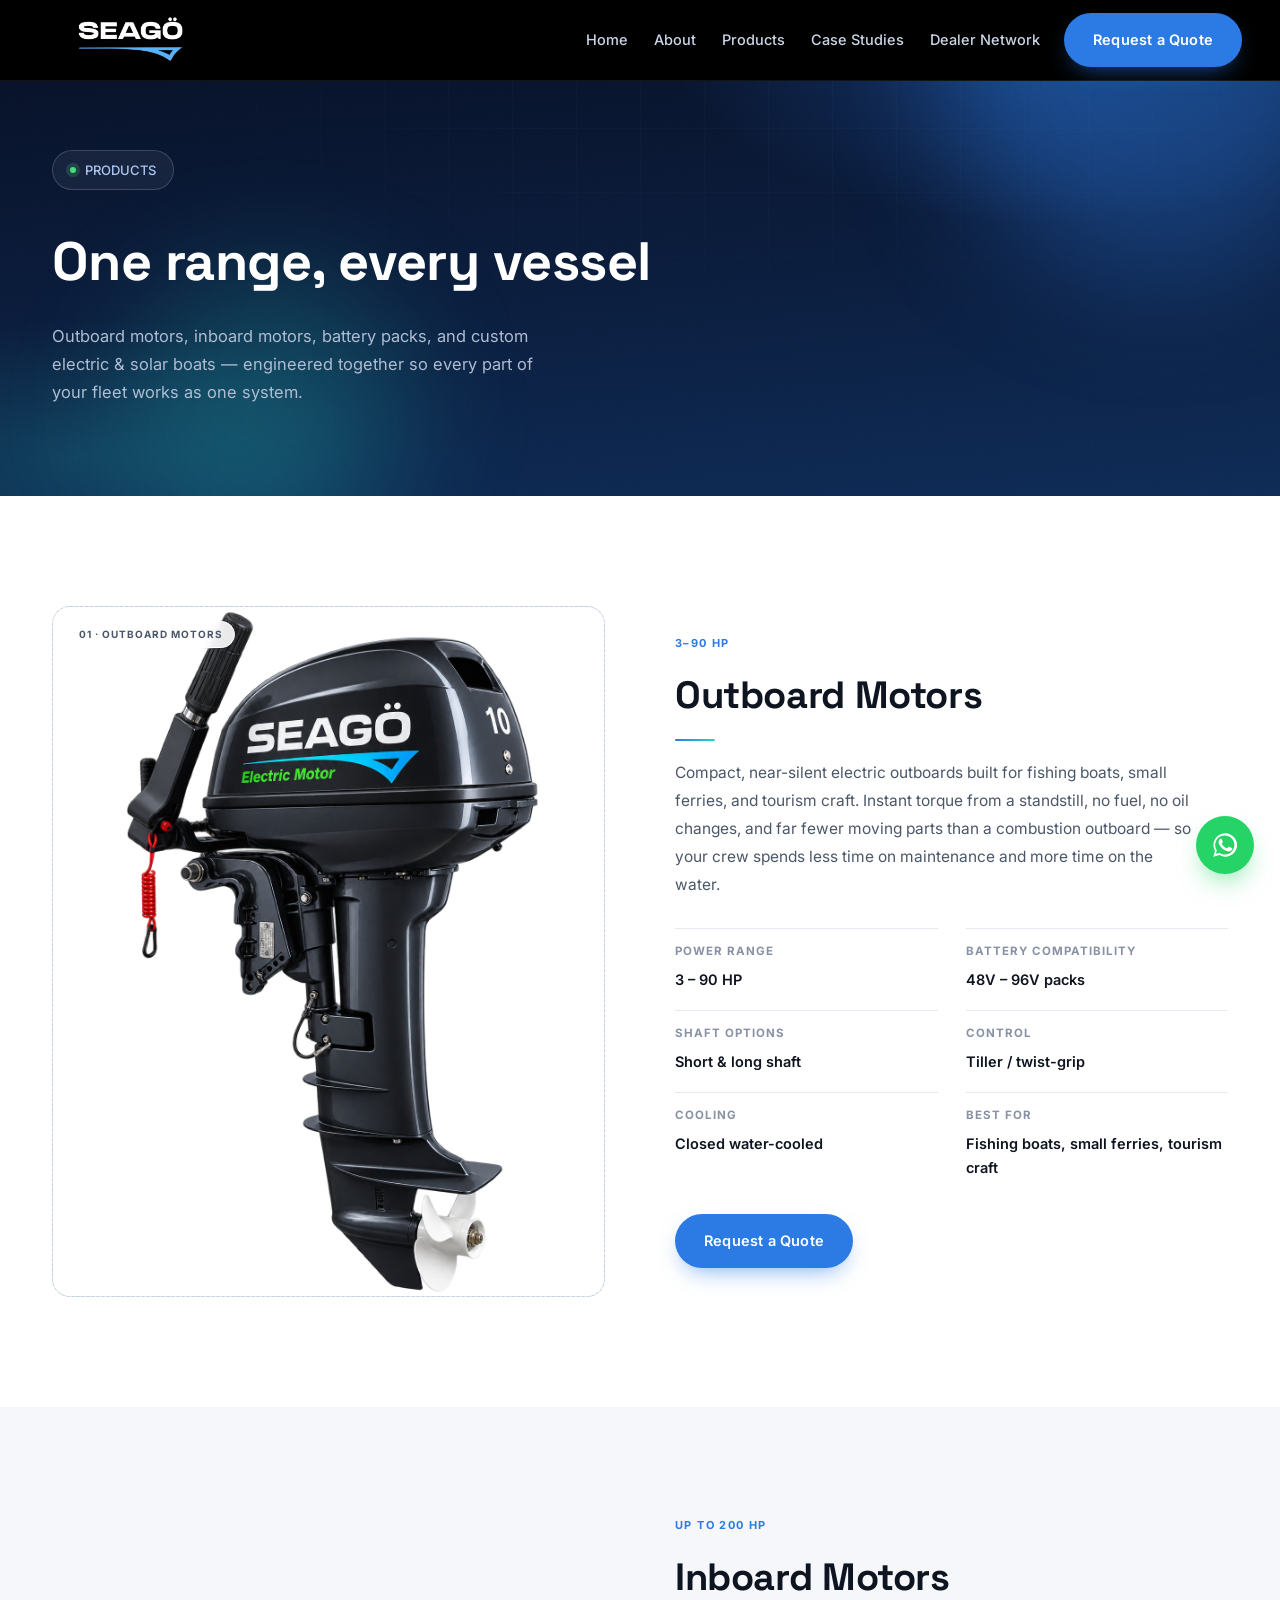
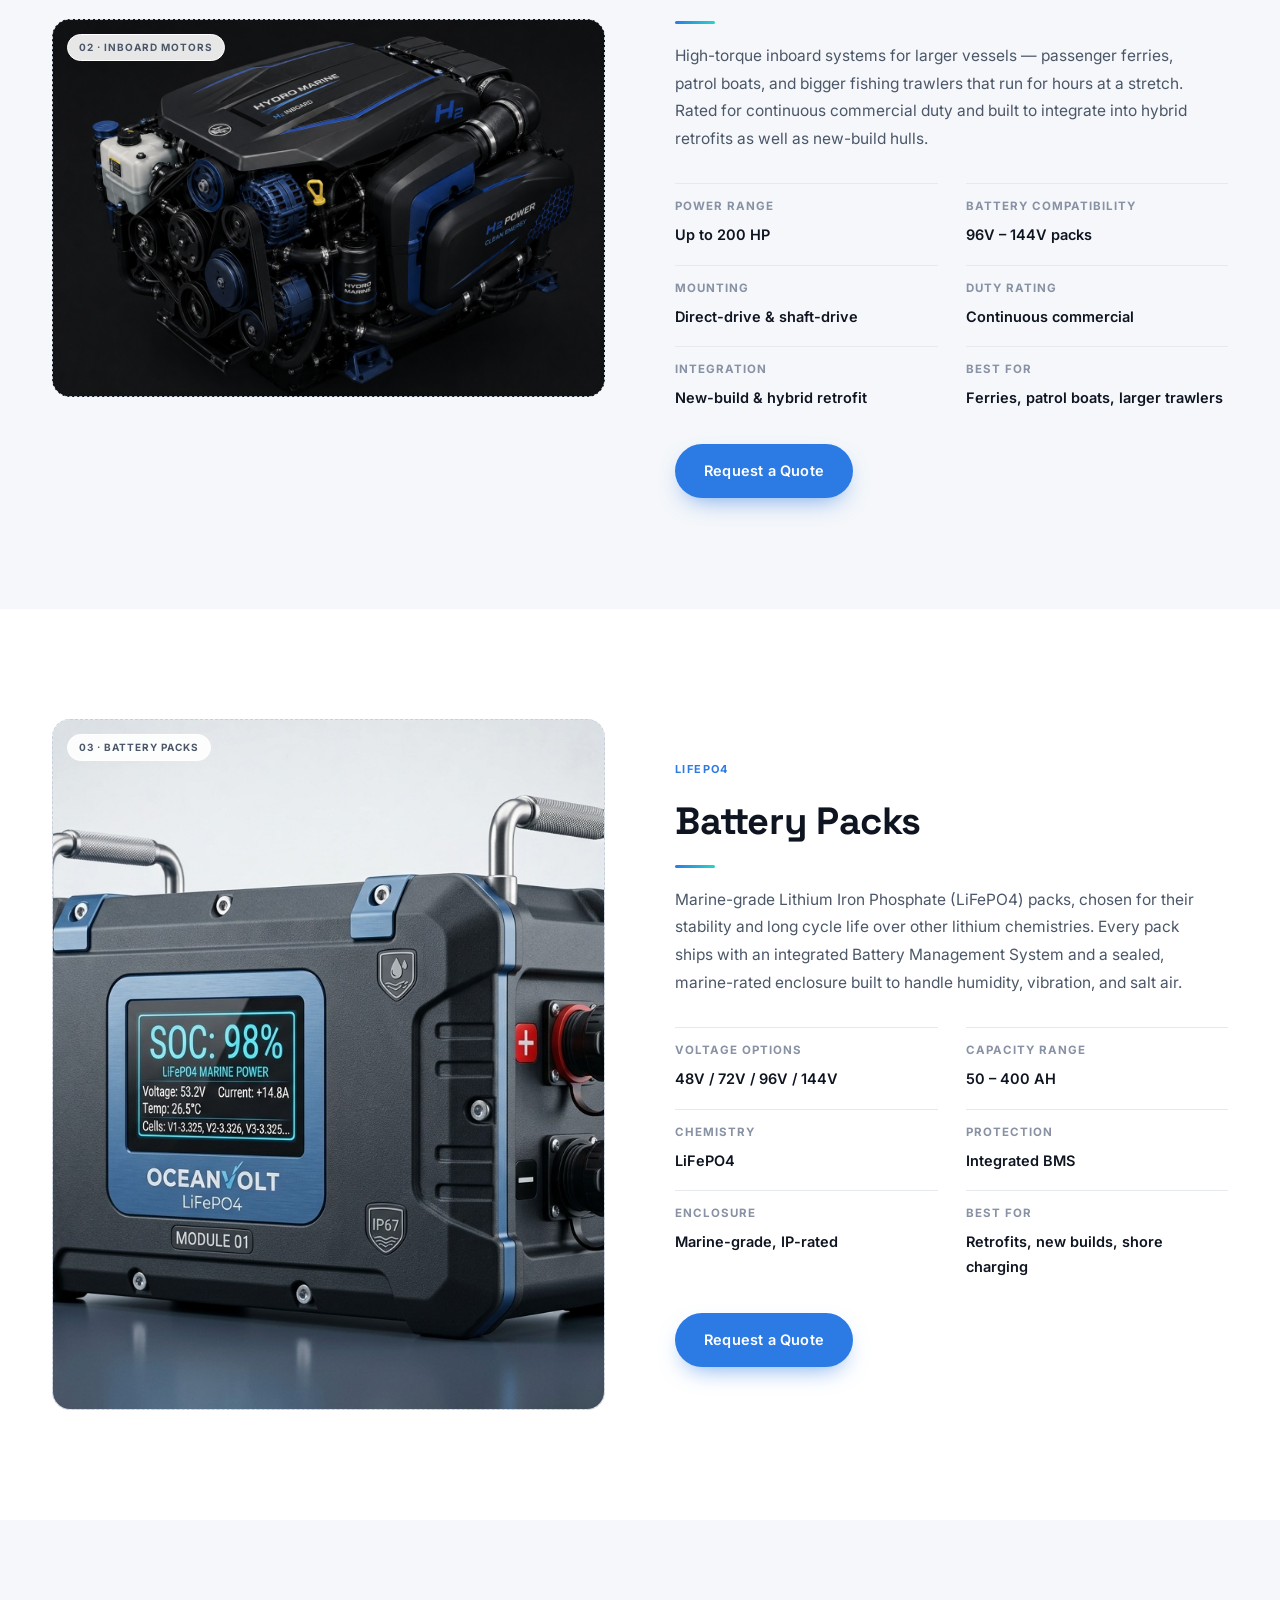
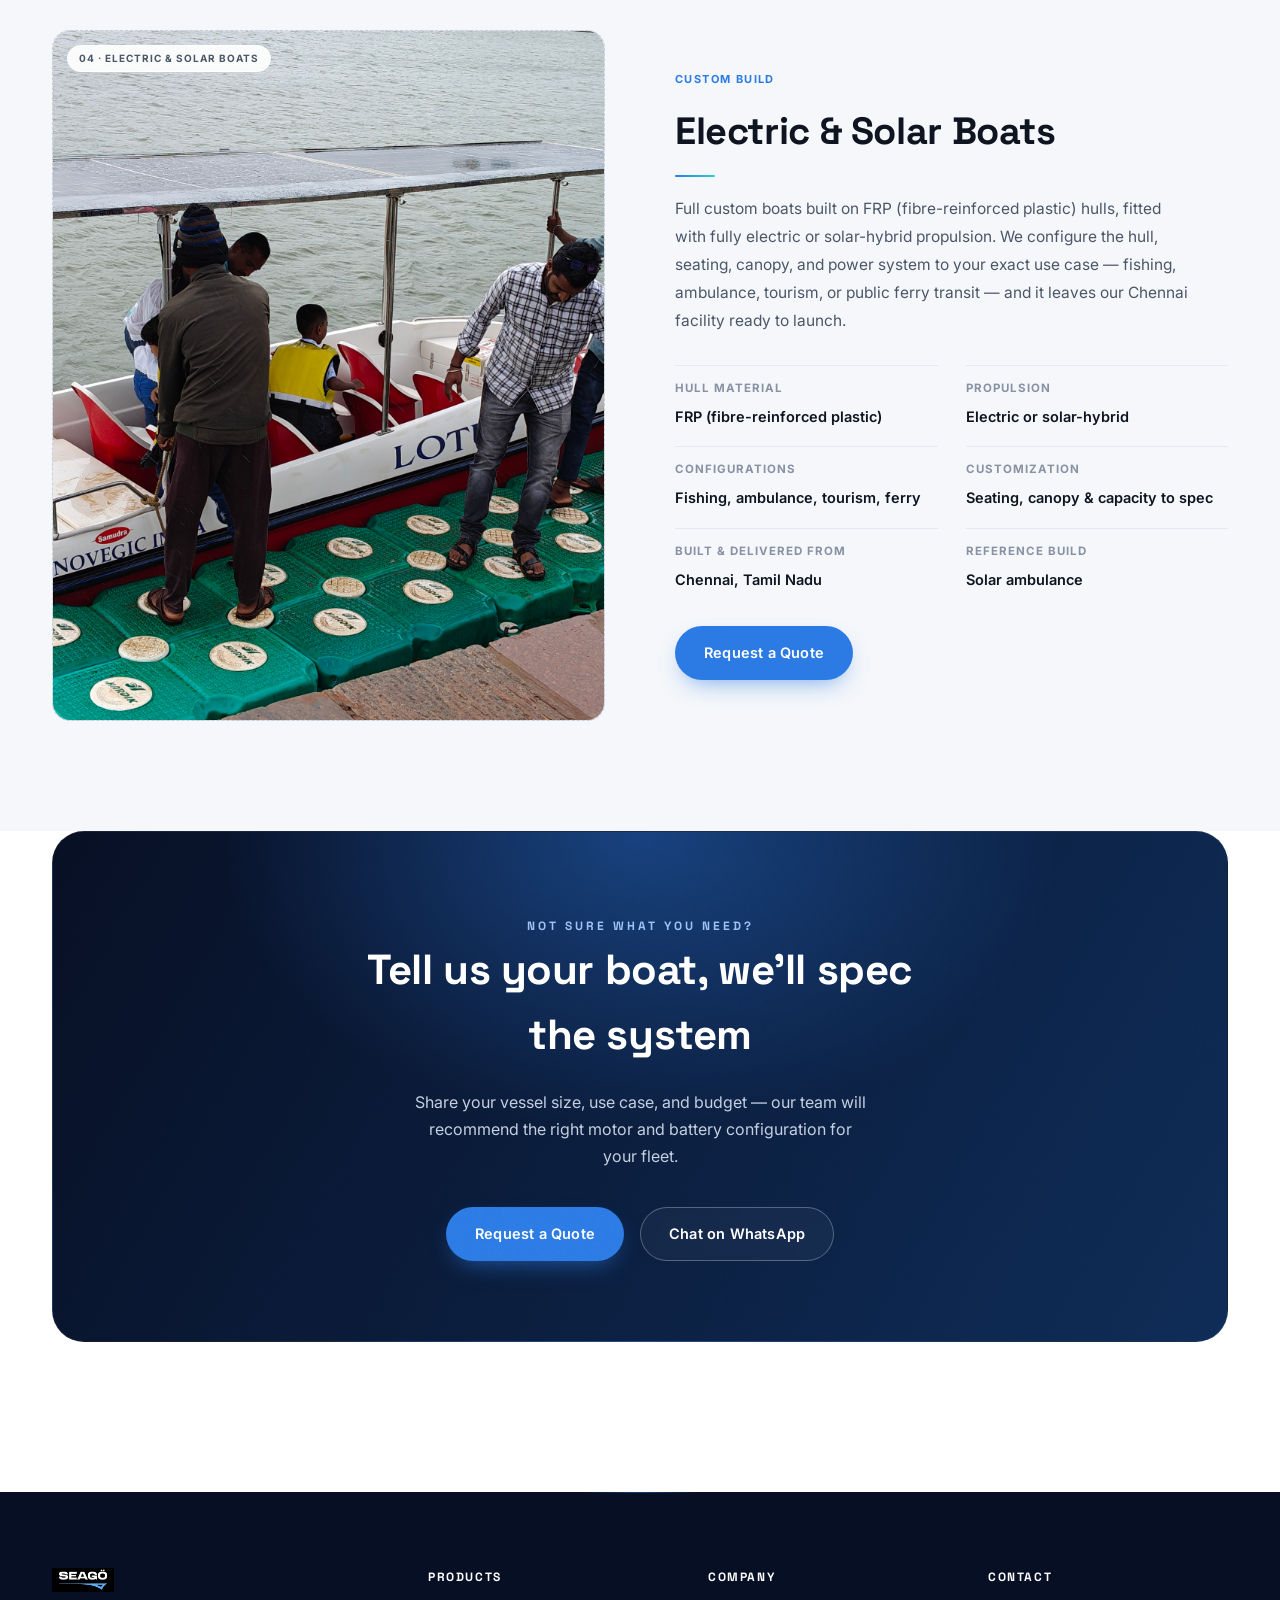
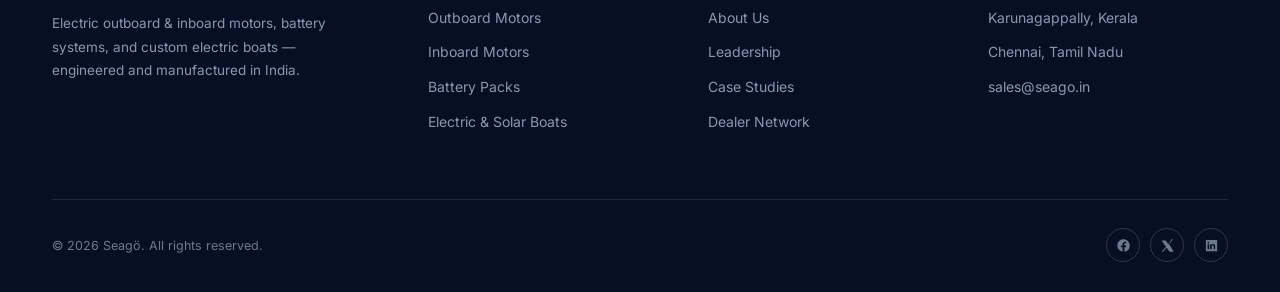
<file: products.html>
<!DOCTYPE html>
<html lang="en">
<head>
<title>Seagö — Electric Outboard &amp; Inboard Motors, Battery Packs &amp; Boats</title>

<script>document.documentElement.classList.add('js-ready');</script>
<meta charset="UTF-8">
<meta name="viewport" content="width=device-width, initial-scale=1.0">
<meta name="description" content="Explore Seagö's electric outboard motors (3–90 HP), inboard motors (up to 200 HP), LiFePO4 battery packs, and custom electric &amp; solar boats.">
<link rel="icon" type="image/svg+xml" href="assets/favicon.svg">
<link rel="preconnect" href="https://fonts.googleapis.com">
<link rel="preconnect" href="https://fonts.gstatic.com" crossorigin>
<link href="https://fonts.googleapis.com/css2?family=Space+Grotesk:wght@500;600;700&family=Inter:wght@400;500;600;700;800&display=swap" rel="stylesheet">
<link rel="stylesheet" href="css/style.css">
<script src="js/main.js" defer></script>
</head>
<body>

<div class="progress" id="progressBar"></div>

<!-- ================= NAV ================= -->
<header class="nav">
  <div class="wrap nav-row">
    <a class="nav-logo" href="index.html#top"><img src="assets/seago-logo.png" alt="Seagö"></a>
    <nav class="nav-links">
      <a href="index.html">Home</a>
      <a href="about.html">About</a>
      <a href="products.html">Products</a>
      <a href="case-studies.html">Case Studies</a>
      <a href="dealer-network.html">Dealer Network</a>
    </nav>
    <div class="nav-cta">
      <a class="btn btn-primary magnetic" href="contact.html">Request a Quote</a>
      <button class="burger" id="burger" aria-label="Menu"><span></span><span></span><span></span></button>
    </div>
  </div>
</header>

<div class="mobile-menu" id="mobileMenu">
  <a href="index.html">Home</a>
  <a href="about.html">About</a>
  <a href="products.html">Products</a>
  <a href="case-studies.html">Case Studies</a>
  <a href="dealer-network.html">Dealer Network</a>
  <a class="btn btn-primary" href="contact.html">Request a Quote</a>
</div>

<!-- ================= PAGE HEADER ================= -->
<section class="hero page-hero">
  <div class="grid-overlay"></div>
  <div class="blob blob-1" data-depth="14"></div>
  <div class="blob blob-2" data-depth="-10"></div>
  <div class="cursor-glow"></div>

  <div class="wrap">
    <div class="hero-badge reveal"><span class="dot"></span> PRODUCTS</div>
    <h1 class="page-title reveal">One range, every vessel</h1>
    <p class="page-sub reveal">Outboard motors, inboard motors, battery packs, and custom electric &amp; solar boats — engineered together so every part of your fleet works as one system.</p>
  </div>
</section>

<!-- ================= OUTBOARD MOTORS ================= -->
<section class="section product-block" id="outboard">
  <div class="wrap product-row">
    <div class="product-media reveal">
      <div class="ph photo-frame">
        <img class="outboard-image" src="assets/photos/Outboard%20Motors.png" alt="Seagö electric outboard motors">
        <span class="ph__chip">01 · Outboard Motors</span>
      </div>
    </div>
    <div class="product-copy reveal">
      <span class="case-tag">3–90 HP</span>
      <h2>Outboard Motors</h2>
      <p>Compact, near-silent electric outboards built for fishing boats, small ferries, and tourism craft. Instant torque from a standstill, no fuel, no oil changes, and far fewer moving parts than a combustion outboard — so your crew spends less time on maintenance and more time on the water.</p>
      <div class="spec-grid">
        <div class="spec-item"><span>Power range</span><b>3 – 90 HP</b></div>
        <div class="spec-item"><span>Battery compatibility</span><b>48V – 96V packs</b></div>
        <div class="spec-item"><span>Shaft options</span><b>Short &amp; long shaft</b></div>
        <div class="spec-item"><span>Control</span><b>Tiller / twist-grip</b></div>
        <div class="spec-item"><span>Cooling</span><b>Closed water-cooled</b></div>
        <div class="spec-item"><span>Best for</span><b>Fishing boats, small ferries, tourism craft</b></div>
      </div>
      <a class="btn btn-primary magnetic" href="contact.html">Request a Quote</a>
    </div>
  </div>
</section>

<!-- ================= INBOARD MOTORS ================= -->
<section class="section product-block soft reverse" id="inboard">
  <div class="wrap product-row">
    <div class="product-copy reveal">
      <span class="case-tag">Up to 200 HP</span>
      <h2>Inboard Motors</h2>
      <p>High-torque inboard systems for larger vessels — passenger ferries, patrol boats, and bigger fishing trawlers that run for hours at a stretch. Rated for continuous commercial duty and built to integrate into hybrid retrofits as well as new-build hulls.</p>
      <div class="spec-grid">
        <div class="spec-item"><span>Power range</span><b>Up to 200 HP</b></div>
        <div class="spec-item"><span>Battery compatibility</span><b>96V – 144V packs</b></div>
        <div class="spec-item"><span>Mounting</span><b>Direct-drive &amp; shaft-drive</b></div>
        <div class="spec-item"><span>Duty rating</span><b>Continuous commercial</b></div>
        <div class="spec-item"><span>Integration</span><b>New-build &amp; hybrid retrofit</b></div>
        <div class="spec-item"><span>Best for</span><b>Ferries, patrol boats, larger trawlers</b></div>
      </div>
      <a class="btn btn-primary magnetic" href="contact.html">Request a Quote</a>
    </div>
    <div class="product-media reveal">
      <div class="ph photo-frame">
        <img class="inboard-image" src="assets/photos/inboardmotor.png" alt="Seagö electric inboard motors">
        <span class="ph__chip">02 · Inboard Motors</span>
      </div>
    </div>
  </div>
</section>

<!-- ================= BATTERY PACKS ================= -->
<section class="section product-block" id="battery">
  <div class="wrap product-row">
    <div class="product-media reveal">
      <div class="ph photo-frame">
        <img class="battery-image" src="assets/photos/Battery%20Box.png" alt="Seagö LiFePO4 battery pack">
        <span class="ph__chip">03 · Battery Packs</span>
      </div>
    </div>
    <div class="product-copy reveal">
      <span class="case-tag">LiFePO4</span>
      <h2>Battery Packs</h2>
      <p>Marine-grade Lithium Iron Phosphate (LiFePO4) packs, chosen for their stability and long cycle life over other lithium chemistries. Every pack ships with an integrated Battery Management System and a sealed, marine-rated enclosure built to handle humidity, vibration, and salt air.</p>
      <div class="spec-grid">
        <div class="spec-item"><span>Voltage options</span><b>48V / 72V / 96V / 144V</b></div>
        <div class="spec-item"><span>Capacity range</span><b>50 – 400 AH</b></div>
        <div class="spec-item"><span>Chemistry</span><b>LiFePO4</b></div>
        <div class="spec-item"><span>Protection</span><b>Integrated BMS</b></div>
        <div class="spec-item"><span>Enclosure</span><b>Marine-grade, IP-rated</b></div>
        <div class="spec-item"><span>Best for</span><b>Retrofits, new builds, shore charging</b></div>
      </div>
      <a class="btn btn-primary magnetic" href="contact.html">Request a Quote</a>
    </div>
  </div>
</section>

<!-- ================= ELECTRIC & SOLAR BOATS ================= -->
<section class="section product-block soft reverse" id="boats">
  <div class="wrap product-row">
    <div class="product-copy reveal">
      <span class="case-tag">Custom Build</span>
      <h2>Electric &amp; Solar Boats</h2>
      <p>Full custom boats built on FRP (fibre-reinforced plastic) hulls, fitted with fully electric or solar-hybrid propulsion. We configure the hull, seating, canopy, and power system to your exact use case — fishing, ambulance, tourism, or public ferry transit — and it leaves our Chennai facility ready to launch.</p>
      <div class="spec-grid">
        <div class="spec-item"><span>Hull material</span><b>FRP (fibre-reinforced plastic)</b></div>
        <div class="spec-item"><span>Propulsion</span><b>Electric or solar-hybrid</b></div>
        <div class="spec-item"><span>Configurations</span><b>Fishing, ambulance, tourism, ferry</b></div>
        <div class="spec-item"><span>Customization</span><b>Seating, canopy &amp; capacity to spec</b></div>
        <div class="spec-item"><span>Built &amp; delivered from</span><b>Chennai, Tamil Nadu</b></div>
        <div class="spec-item"><span>Reference build</span><b>Solar ambulance</b></div>
      </div>
      <a class="btn btn-primary magnetic" href="contact.html">Request a Quote</a>
    </div>
    <div class="product-media reveal">
      <div class="ph photo-frame">
        <img src="assets/photos/seago-solar-boat.jpg" alt="Seagö solar-powered boat on the water">
        <span class="ph__chip">04 · Electric &amp; Solar Boats</span>
      </div>
    </div>
  </div>
</section>

<!-- ================= CTA ================= -->
<section class="section" style="padding-top:0;">
  <div class="wrap">
    <div class="cta reveal">
      <div class="cta-inner">
        <span class="eyebrow" style="color:#9FC1F5;">Not Sure What You Need?</span>
        <h2 class="cta-title">Tell us your boat, we'll spec the system</h2>
        <p class="cta-text">Share your vessel size, use case, and budget — our team will recommend the right motor and battery configuration for your fleet.</p>
        <div class="cta-actions">
          <a class="btn btn-primary magnetic" href="contact.html">Request a Quote</a>
          <a class="btn btn-ghost magnetic" href="https://wa.me/918606366633?text=Hi%20Seag%C3%B6%2C%20I%27d%20like%20to%20know%20more%20about%20your%20electric%20marine%20products." target="_blank" rel="noopener">Chat on WhatsApp</a>
        </div>
      </div>
    </div>
  </div>
</section>

<!-- ================= FOOTER ================= -->
<footer>
  <div class="wrap">
    <div class="footer-grid">
      <div>
        <div class="footer-logo"><img src="assets/seago-logo.png" alt="Seagö"></div>
        <p>Electric outboard &amp; inboard motors, battery systems, and custom electric boats — engineered and manufactured in India.</p>
      </div>
      <div class="footer-col">
        <h5>Products</h5>
        <a href="products.html#outboard">Outboard Motors</a>
        <a href="products.html#inboard">Inboard Motors</a>
        <a href="products.html#battery">Battery Packs</a>
        <a href="products.html#boats">Electric &amp; Solar Boats</a>
      </div>
      <div class="footer-col">
        <h5>Company</h5>
        <a href="about.html">About Us</a>
        <a href="about.html#founder">Leadership</a>
        <a href="case-studies.html">Case Studies</a>
        <a href="dealer-network.html">Dealer Network</a>
      </div>
      <div class="footer-col">
        <h5>Contact</h5>
        <a href="contact.html">Karunagappally, Kerala</a>
        <a href="contact.html">Chennai, Tamil Nadu</a>
        <a href="mailto:sales@seago.in">sales@seago.in</a>
      </div>
    </div>
    <div class="footer-bottom">
      <span>© 2026 Seagö. All rights reserved.</span>
      <div class="footer-social">
        <a href="#"><svg viewBox="0 0 24 24" fill="currentColor"><path d="M22 12a10 10 0 1 0-11.6 9.9v-7H7.9V12h2.5V9.8c0-2.5 1.5-3.9 3.8-3.9 1.1 0 2.2.2 2.2.2v2.4h-1.3c-1.2 0-1.6.8-1.6 1.6V12h2.8l-.4 2.9h-2.4v7A10 10 0 0 0 22 12z"/></svg></a>
        <a href="#"><svg viewBox="0 0 24 24" fill="currentColor"><path d="M18.9 2H21l-6.6 7.5L22 22h-6.5l-5-6.6L4.7 22H2.6l7-8-7.3-9.9h6.6l4.5 6z"/></svg></a>
        <a href="#"><svg viewBox="0 0 24 24" fill="currentColor"><path d="M20.4 3H3.6A.6.6 0 0 0 3 3.6v16.8a.6.6 0 0 0 .6.6h16.8a.6.6 0 0 0 .6-.6V3.6a.6.6 0 0 0-.6-.6zM8.3 18.1H5.7V9.9h2.6v8.2zM7 8.8a1.5 1.5 0 1 1 0-3 1.5 1.5 0 0 1 0 3zm11.1 9.3h-2.6v-4.3c0-1 0-2.4-1.5-2.4s-1.7 1.1-1.7 2.3v4.4H9.7V9.9h2.5v1.1a2.7 2.7 0 0 1 2.5-1.4c2.6 0 3.1 1.7 3.1 4v4.5z"/></svg></a>
      </div>
    </div>
  </div>
</footer>

<!-- ================= WHATSAPP FLOAT ================= -->
<a class="wa-float" href="https://wa.me/918606366633?text=Hi%20Seag%C3%B6%2C%20I%27d%20like%20to%20know%20more%20about%20your%20electric%20marine%20products." target="_blank" rel="noopener" aria-label="Chat on WhatsApp">
  <span class="wa-tip">Chat with us</span>
  <svg viewBox="0 0 24 24"><path d="M17.5 14.4c-.3-.1-1.7-.9-2-1-.3-.1-.5-.1-.6.1-.2.3-.7 1-.9 1.2-.2.2-.3.2-.6.1-.3-.1-1.3-.5-2.4-1.5-.9-.8-1.5-1.8-1.7-2.1-.2-.3 0-.5.1-.6.1-.1.3-.3.4-.5.1-.1.2-.3.3-.4.1-.2 0-.4 0-.5 0-.1-.6-1.5-.8-2-.2-.5-.4-.5-.6-.5h-.5c-.2 0-.5.1-.7.3-.3.3-1 1-1 2.4s1 2.8 1.1 3c.1.2 2 3.1 4.9 4.3.7.3 1.2.5 1.7.6.7.2 1.3.2 1.8.1.5-.1 1.7-.7 2-1.4.2-.6.2-1.2.2-1.3-.1-.1-.3-.2-.6-.3z"/><path d="M12 2a10 10 0 0 0-8.6 15L2 22l5.2-1.4A10 10 0 1 0 12 2zm0 18.2c-1.6 0-3.1-.4-4.4-1.2l-.3-.2-3.1.8.8-3-.2-.3A8.2 8.2 0 1 1 12 20.2z"/></svg>
</a>

</body>
</html>
</file>
<file: css/style.css>
/* =====================================================================
   Seagö — Homepage v1
   Design tokens
   ===================================================================== */
:root{
  --navy:#070F24;
  --navy-2:#0B1D3D;
  --navy-3:#0E2C57;
  --blue:#2C7BE5;
  --blue-2:#5FA6FF;
  --cyan:#28D4C8;
  --ink:#0E1420;
  --slate:#4B5768;
  --muted:#8892A4;
  --line:#E6E9EF;
  --bg-soft:#F5F7FA;
  --ph-a:#E9EDF2;
  --ph-b:#DCE3EA;
  --radius:18px;
  --maxw:1240px;
}
*{box-sizing:border-box; margin:0; padding:0;}
html{scroll-behavior:smooth;}
body{
  font-family:'Inter',-apple-system,BlinkMacSystemFont,'Segoe UI',sans-serif;
  color:var(--ink);
  background:#fff;
  -webkit-font-smoothing:antialiased;
  line-height:1.55;
  overflow-x:hidden;
}
h1,h2,h3,h4,.disp{ font-family:'Space Grotesk',sans-serif; letter-spacing:-0.01em; }
img{max-width:100%; display:block;}
a{text-decoration:none; color:inherit;}
.wrap{max-width:var(--maxw); margin:0 auto; padding:0 32px;}
.eyebrow{ font-size:12px; font-weight:700; letter-spacing:3px; text-transform:uppercase; font-family:'Space Grotesk',sans-serif;}

/* ---------- buttons ---------- */
.btn{
  display:inline-flex; align-items:center; gap:9px;
  padding:15px 28px; border-radius:999px; font-weight:600; font-size:14.5px;
  letter-spacing:.2px; border:1px solid transparent; cursor:pointer;
  transition:transform .35s cubic-bezier(.2,.8,.2,1), background .25s, border-color .25s, box-shadow .35s;
  white-space:nowrap; position:relative;
}
.btn-primary{ background:var(--blue); color:#fff; box-shadow:0 10px 24px -10px rgba(44,123,229,.7); }
.btn-primary:hover{ background:#1f68cc; box-shadow:0 16px 36px -6px rgba(44,123,229,.9); transform:translateY(-1px); }
.btn-ghost{ background:rgba(255,255,255,.04); color:#fff; border-color:rgba(255,255,255,.28); -webkit-backdrop-filter:blur(6px); backdrop-filter:blur(6px); }
.btn-ghost:hover{ border-color:#fff; background:rgba(255,255,255,.1); }
.btn-outline{ background:transparent; color:var(--navy); border-color:var(--line); }
.btn-outline:hover{ border-color:var(--navy); }
.magnetic{ will-change:transform; }

/* ---------- skeleton placeholders (empty headers / copy) ---------- */
.skel{
  display:block; border-radius:8px;
  background:linear-gradient(90deg, var(--ph-a) 25%, var(--ph-b) 42%, var(--ph-a) 58%);
  background-size:300% 100%;
  animation:shimmer 2.6s ease-in-out infinite;
}
.skel.light{ background:linear-gradient(90deg, rgba(255,255,255,.13) 25%, rgba(255,255,255,.28) 42%, rgba(255,255,255,.13) 58%); background-size:300% 100%; }
@keyframes shimmer{ 0%{background-position:200% 0;} 100%{background-position:-200% 0;} }

/* ---------- image placeholders ---------- */
.photo-frame{ display:block; border-style:solid; border-width:0; background:#0B1D3D; }
.photo-frame img, .photo-frame video{ width:100%; height:100%; object-fit:cover; object-position:center; }
.photo-frame img.outboard-image{ object-fit:contain; background:#fff; }
.photo-frame img.inboard-image{ object-fit:contain; background:#101113; }
.photo-frame:has(.inboard-image), .card:has(.inboard-image) .ph{ background:#101113 !important; }
.photo-frame img.battery-image{ object-fit:cover; object-position:center; }
.photo-frame img.hydrogen-image{ object-fit:cover; object-position:center; }
.case-gallery{ position:relative; }
.case-gallery img{ position:absolute; inset:0; opacity:0; transition:opacity .8s ease; }
.case-gallery img.is-active{ opacity:1; }
.ph{
  position:relative; border-radius:var(--radius); overflow:hidden;
  background:repeating-linear-gradient(135deg, var(--ph-a), var(--ph-a) 14px, var(--ph-b) 14px, var(--ph-b) 28px);
  border:1.5px dashed #C7CFDA;
  display:flex; align-items:center; justify-content:center;
  transition:border-color .3s;
}
.card:hover .ph, .case-card:hover .ph{ border-color:var(--blue-2); }
.ph__chip{
  position:absolute; top:14px; left:14px; background:rgba(255,255,255,.9); -webkit-backdrop-filter:blur(4px); backdrop-filter:blur(4px);
  border-radius:999px; padding:5px 11px; font-size:10px; font-weight:700; letter-spacing:1px; text-transform:uppercase;
  color:var(--slate); border:1px solid #fff;
}
.ph__inner{
  display:flex; flex-direction:column; align-items:center; gap:14px;
  text-align:center; padding:36px 22px; color:#7C8CAB;
  background:linear-gradient(145deg, rgba(44,123,229,.04), rgba(40,212,200,.04));
  width:100%; height:100%;
}
.ph__inner svg{ width:40px; height:40px; opacity:.5; }
.ph__inner span{ font-size:11.5px; font-weight:600; letter-spacing:.4px; line-height:1.6; max-width:230px; }

/* ---------- scroll progress ---------- */
.progress{ position:fixed; top:0; left:0; height:3px; width:0%; background:linear-gradient(90deg,var(--blue),var(--cyan)); z-index:80; transition:width .1s linear; }

/* ---------- cursor glow (desktop hero only) ---------- */
.cursor-glow{
  position:absolute; width:420px; height:420px; border-radius:50%; pointer-events:none;
  background:radial-gradient(circle, rgba(95,166,255,.16), transparent 70%);
  transform:translate(-50%,-50%); left:50%; top:40%; opacity:0; transition:opacity .4s; will-change:transform;
}
.hero:hover .cursor-glow{ opacity:1; }

/* ================= NAV ================= */
header.nav{
  position:fixed; top:0; left:0; width:100%; z-index:60;
  background:#000;
  border-bottom:1px solid rgba(255,255,255,.08); transition:box-shadow .3s;
}
header.nav .wrap{
  max-width:100%;
  width:100%;
  padding:0 clamp(20px, 3vw, 48px);
}
.nav-row{ display:flex; align-items:center; justify-content:space-between; height:80px; width:100%; }
.nav-logo{ display:flex; align-items:center; flex-shrink:0; margin-left:clamp(16px, 2vw, 36px); }
.nav-logo img{ height:52px; width:auto; max-height:100%; object-fit:contain; }
.nav-links{ display:flex; align-items:center; gap:26px; margin-left:auto; margin-right:24px; }
.nav-links a{ color:#CBD5E5; font-size:14.5px; font-weight:500; transition:color .2s; position:relative; }
.nav-links a::after{ content:''; position:absolute; left:0; bottom:-6px; width:0; height:1.5px; background:var(--blue-2); transition:width .25s; }
.nav-links a:hover{ color:#fff; }
.nav-links a:hover::after{ width:100%; }
.nav-cta{ display:flex; align-items:center; gap:14px; flex-shrink:0; }
.burger{ display:none; width:42px; height:42px; border-radius:10px; border:1px solid rgba(255,255,255,.2); background:rgba(255,255,255,.04); align-items:center; justify-content:center; flex-direction:column; gap:4px; cursor:pointer; }
.burger span{ width:18px; height:1.6px; background:#fff; display:block; transition:transform .3s, opacity .3s; }
.burger.open span:nth-child(1){ transform:translateY(5.6px) rotate(45deg); }
.burger.open span:nth-child(2){ opacity:0; }
.burger.open span:nth-child(3){ transform:translateY(-5.6px) rotate(-45deg); }

.mobile-menu{
  position:fixed; inset:80px 0 0 0; background:rgba(7,15,36,.98); -webkit-backdrop-filter:blur(10px); backdrop-filter:blur(10px);
  z-index:55; display:flex; flex-direction:column; padding:36px 28px; gap:6px;
  transform:translateY(-12px); opacity:0; pointer-events:none; transition:opacity .28s, transform .28s;
  overflow-y:auto;
}
.mobile-menu.open{ opacity:1; transform:translateY(0); pointer-events:auto; }
.mobile-menu a{ color:#fff; font-size:21px; font-weight:600; padding:13px 4px; border-bottom:1px solid rgba(255,255,255,.08); font-family:'Space Grotesk',sans-serif; }
.mobile-menu .btn{ margin-top:22px; align-self:flex-start; }

/* ================= HERO ================= */
.hero{
  position:relative; overflow:hidden;
  padding:100px 0 70px;
  background:
    radial-gradient(48% 60% at 82% 8%, rgba(44,123,229,.34), transparent 62%),
    radial-gradient(38% 46% at 6% 92%, rgba(40,212,200,.16), transparent 60%),
    linear-gradient(175deg, var(--navy) 0%, var(--navy-2) 55%, var(--navy-3) 100%);
}
.hero::after{ content:''; position:absolute; inset:0; background-image:url('../assets/grain.png'); background-size:180px 180px; mix-blend-mode:overlay; opacity:.5; pointer-events:none; }
.blob{ position:absolute; border-radius:50%; filter:blur(60px); pointer-events:none; will-change:transform; }
.blob-1{ width:420px; height:420px; background:rgba(44,123,229,.35); top:-140px; right:-90px; }
.blob-2{ width:280px; height:280px; background:rgba(40,212,200,.22); bottom:-60px; left:10%; }
.grid-overlay{
  position:absolute; inset:0; pointer-events:none; opacity:.35;
  background-image:
    linear-gradient(rgba(255,255,255,.05) 1px, transparent 1px),
    linear-gradient(90deg, rgba(255,255,255,.05) 1px, transparent 1px);
  background-size:64px 64px;
  -webkit-mask-image:radial-gradient(70% 60% at 60% 20%, #000 30%, transparent 78%);
  mask-image:radial-gradient(70% 60% at 60% 20%, #000 30%, transparent 78%);
}
.hero-grid{
  position:relative; display:grid; grid-template-columns:1.08fr .92fr; gap:64px; align-items:center;
}
.hero-badge{
  display:inline-flex; align-items:center; gap:9px;
  background:rgba(255,255,255,.06); border:1px solid rgba(255,255,255,.16);
  padding:9px 17px; border-radius:999px; color:#A9C6F5; margin-bottom:30px; font-size:13px; font-weight:500;
}
.hero-badge .dot{ width:6px; height:6px; border-radius:50%; background:#4CD97B; box-shadow:0 0 0 4px rgba(76,217,123,.18); }
.hero-title{ font-family:'Space Grotesk',sans-serif; font-weight:700; font-size:clamp(38px,5.6vw,60px); line-height:1.1; color:#fff; letter-spacing:-0.01em; max-width:640px; }
.hero-sub{ margin-top:26px; margin-bottom:40px; max-width:470px; }
.hero-sub p{ color:#B9C6DE; font-size:16.5px; line-height:1.7; }
.hero-actions{ display:flex; gap:16px; flex-wrap:wrap; }
.hero-stats{ display:flex; gap:44px; margin-top:68px; flex-wrap:wrap; }
.hero-stat b{ display:block; font-size:32px; font-weight:700; color:#fff; font-family:'Space Grotesk',sans-serif; }
.hero-stat span{ display:block; font-size:11.5px; color:#8FA0BC; font-weight:600; letter-spacing:1.2px; text-transform:uppercase; margin-top:5px; }
/* ---------- coming soon (stub pages) ---------- */
.soon{ min-height:calc(100vh - 80px); display:flex; align-items:center; padding:80px 0; }
.soon-wrap{ position:relative; text-align:center; max-width:640px; margin:0 auto; }
.soon-icon{ width:60px; height:60px; border-radius:18px; background:rgba(255,255,255,.06); border:1px solid rgba(255,255,255,.16); display:flex; align-items:center; justify-content:center; margin:0 auto 30px; }
.soon-icon svg{ width:26px; height:26px; color:#5FA6FF; }
.soon-title{ font-family:'Space Grotesk',sans-serif; font-size:clamp(38px,6vw,60px); color:#fff; font-weight:700; margin:8px 0 20px; letter-spacing:-0.01em; }
.soon-text{ color:#AEBBD1; font-size:16px; line-height:1.75; max-width:480px; margin:0 auto 40px; }
.soon .hero-actions{ justify-content:center; }
.soon .hero-badge{ margin-bottom:26px; }

.hero-visual{ position:relative; }
.hero-visual .photo-frame{ height:100%; }
.hero-visual .ph{ aspect-ratio:4/5; background:repeating-linear-gradient(135deg, rgba(255,255,255,.05), rgba(255,255,255,.05) 14px, rgba(255,255,255,.09) 14px, rgba(255,255,255,.09) 28px); border-color:rgba(255,255,255,.22); box-shadow:0 40px 80px -30px rgba(0,0,0,.6); }
.hero-visual .ph__inner{ color:#C3CEE0; }
.hero-visual .float-card{
  position:absolute; left:-30px; bottom:-24px; background:#fff; border-radius:14px;
  padding:16px 20px; box-shadow:0 24px 46px -14px rgba(0,0,0,.4); display:flex; align-items:center; gap:12px;
  width:220px;
}
.hero-visual .float-card .ic{ width:38px; height:38px; border-radius:10px; background:var(--bg-soft); display:flex; align-items:center; justify-content:center; flex:none; }
.hero-visual .float-card .ic svg{ width:20px; height:20px; color:var(--blue); }
.float-card .ft-title{ display:block; font-size:13.5px; font-weight:700; color:var(--ink); margin-bottom:3px; }
.float-card .ft-sub{ display:block; font-size:11.5px; color:var(--muted); font-weight:600; }
.scroll-cue{ position:relative; margin:64px auto 0; display:flex; flex-direction:column; align-items:center; gap:8px; color:#7C8CAB; font-size:10.5px; letter-spacing:2px; text-transform:uppercase; }
.scroll-cue .line{ width:1px; height:30px; background:linear-gradient(#7C8CAB, transparent); animation:cueMove 1.8s ease-in-out infinite; }
@keyframes cueMove{ 0%{ transform:scaleY(0); transform-origin:top; } 50%{ transform:scaleY(1); transform-origin:top; } 51%{ transform-origin:bottom; } 100%{ transform:scaleY(0); transform-origin:bottom; } }

/* ---------- animated wave motif (marine identity) ---------- */
.wave-wrap{ position:relative; height:110px; margin-top:10px; }
.wave-wrap svg{ position:absolute; inset:0; width:100%; height:100%; }
.wave-path{ stroke:url(#waveGrad); stroke-width:2; fill:none; stroke-dasharray:6 10; animation:waveFlow 5s linear infinite; opacity:.7; }
.wave-path.p2{ stroke-width:1.4; opacity:.4; animation-duration:7s; animation-direction:reverse; }
@keyframes waveFlow{ to{ stroke-dashoffset:-160; } }

.angle-div{ position:relative; height:64px; background:#fff; margin-top:-2px; }
.angle-div svg{ position:absolute; bottom:0; left:0; width:100%; height:100%; }

/* ================= TRUST MARQUEE ================= */
.trust{ padding:38px 0; border-bottom:1px solid var(--line); overflow:hidden; }
.trust-row{ display:flex; align-items:center; gap:36px; }
.trust-label{ font-size:11.5px; font-weight:700; letter-spacing:2px; color:var(--muted); text-transform:uppercase; white-space:nowrap; flex:none; }
.marquee{ overflow:hidden; flex:1; -webkit-mask-image:linear-gradient(90deg, transparent, #000 8%, #000 92%, transparent); mask-image:linear-gradient(90deg, transparent, #000 8%, #000 92%, transparent); }
.marquee-track{ display:flex; gap:16px; width:max-content; animation:scrollX 22s linear infinite; }
.marquee:hover .marquee-track{ animation-play-state:paused; }
@keyframes scrollX{ from{ transform:translateX(0);} to{ transform:translateX(-50%);} }
.trust-chip{
  flex:none; padding:10px 22px; border-radius:999px; background:var(--bg-soft); border:1px solid var(--line);
  font-size:13px; font-weight:600; color:var(--slate); white-space:nowrap;
  transition:background .25s, border-color .25s, color .25s;
}
.trust-chip:hover{ background:#EAF2FF; border-color:var(--blue-2); color:var(--blue); }

/* ================= SECTION ================= */
.section{ padding:110px 0; position:relative; }
.section-cta{ padding-top:0; }
.eyebrow-light{ color:#9FC1F5; }
.section.soft{ background:var(--bg-soft); }
.section-head{ max-width:660px; margin:0 auto 60px; text-align:center; }
.section-head .eyebrow{ color:var(--blue); display:block; margin-bottom:16px; }
.section-head h2{ font-family:'Space Grotesk',sans-serif; font-size:clamp(28px,3.6vw,40px); font-weight:700; letter-spacing:-0.01em; margin-bottom:16px; }
.section-head p{ font-size:16px; color:var(--slate); line-height:1.7; }

/* ================= PRODUCT GRID (with 3D tilt) ================= */
.grid-4{ display:grid; grid-template-columns:repeat(4,1fr); gap:26px; }
.grid-4 > .tilt{ height:100%; }
.tilt{ perspective:900px; }
.card{
  height:100%; display:flex; flex-direction:column;
  background:#fff; border:1px solid var(--line); border-radius:var(--radius);
  overflow:hidden; transition:transform .4s cubic-bezier(.2,.8,.2,1), box-shadow .4s, border-color .3s;
  transform-style:preserve-3d;
}
.card:hover{ box-shadow:0 28px 50px -22px rgba(44,123,229,.18), 0 8px 20px -8px rgba(10,25,50,.1); border-color:rgba(44,123,229,.2); }
.card .ph{ aspect-ratio:1/1; border-radius:0; border-width:0 0 1px 0; }
.card-body{ flex:1; display:flex; flex-direction:column; padding:24px; }
.card-body h3{ font-size:17px; font-weight:600; margin-bottom:11px; }
.card-body p{ font-size:13.5px; color:var(--slate); line-height:1.65; }
.card-link{ margin-top:auto; padding-top:17px; display:inline-flex; align-items:center; gap:6px; font-size:13.5px; font-weight:600; color:var(--blue); transition:gap .25s, color .2s; }
.card-link:hover{ gap:12px; color:#1f68cc; }

/* ================= CASE STUDIES ================= */
.grid-3{ display:grid; grid-template-columns:repeat(3,1fr); gap:26px; }
.grid-3 > .tilt{ height:100%; }
.case-card{ height:100%; display:flex; flex-direction:column; border-radius:var(--radius); overflow:hidden; border:1px solid var(--line); background:#fff; transition:transform .4s cubic-bezier(.2,.8,.2,1), box-shadow .4s, border-color .3s; transform-style:preserve-3d; }
.case-card:hover{ box-shadow:0 28px 50px -22px rgba(44,123,229,.16), 0 8px 20px -8px rgba(10,25,50,.08); border-color:rgba(44,123,229,.2); }
.case-card .ph{ aspect-ratio:16/11; border-radius:0; border-width:0 0 1px 0; }
.case-body{ flex:1; padding:26px; }
.case-tag{ font-size:11px; font-weight:700; letter-spacing:1.4px; text-transform:uppercase; color:var(--blue); margin-bottom:11px; display:block;}
.case-body h3{ font-size:18px; font-weight:600; margin-bottom:13px; line-height:1.35; }
.case-body p{ font-size:13.5px; color:var(--slate); line-height:1.65; }

/* ================= WHY (editorial split) ================= */
.why-grid{ display:grid; grid-template-columns:.85fr 1.15fr; gap:70px; align-items:start; }
.why-left{ position:sticky; top:110px; }
.why-left .eyebrow{ color:var(--blue); display:block; margin-bottom:18px; }
.why-title{ font-family:'Space Grotesk',sans-serif; font-size:clamp(28px,3.2vw,38px); font-weight:700; letter-spacing:-0.01em; line-height:1.2; margin-bottom:20px; }
.why-left p{ font-size:15px; color:var(--slate); line-height:1.75; }
.feat-list{ display:flex; flex-direction:column; }
.feat-row{ display:flex; gap:24px; padding:32px 0; border-top:1px solid var(--line); transition:padding-left .3s; }
.feat-row:hover{ padding-left:8px; }
.feat-row:last-child{ border-bottom:1px solid var(--line); }
.feat-row .ic{ width:54px; height:54px; border-radius:15px; background:var(--bg-soft); border:1px solid var(--line); display:flex; align-items:center; justify-content:center; flex:none; transition:background .3s, border-color .3s; }
.feat-row:hover .ic{ background:#EAF2FF; border-color:var(--blue-2); }
.feat-row .ic svg{ width:24px; height:24px; color:var(--blue); }
.feat-row .ft-body{ flex:1; }
.feat-row h4{ font-size:16.5px; font-weight:600; margin-bottom:10px; }
.feat-row p{ font-size:14px; color:var(--slate); line-height:1.65; }
.feat-row .idx{ font-family:'Space Grotesk',sans-serif; font-size:12.5px; color:var(--muted); font-weight:600; margin-bottom:8px; display:block; }

/* ================= CTA BANNER ================= */
.cta{
  background:
    radial-gradient(55% 90% at 50% 0%, rgba(44,123,229,.4), transparent 65%),
    linear-gradient(120deg, var(--navy) 0%, var(--navy-3) 100%);
  border-radius:32px; padding:80px 60px; text-align:center; position:relative; overflow:hidden;
}
.cta::after{ content:''; position:absolute; inset:0; background-image:url('../assets/grain.png'); background-size:180px 180px; mix-blend-mode:overlay; opacity:.5; }
.cta-inner{ position:relative; }
.cta-title{ font-family:'Space Grotesk',sans-serif; font-size:clamp(28px,3.8vw,42px); font-weight:700; color:#fff; letter-spacing:-0.01em; max-width:620px; margin:0 auto; }
.cta-text{ color:#C3CEE0; font-size:16px; line-height:1.7; max-width:460px; margin:22px auto 36px; }
.cta-actions{ display:flex; justify-content:center; gap:16px; flex-wrap:wrap; }

/* ================= FOOTER ================= */
footer{ background:var(--navy); color:#B9C3D4; padding:76px 0 30px; margin-top:40px; }
.footer-grid{ display:grid; grid-template-columns:1.4fr 1fr 1fr 1fr; gap:40px; padding-bottom:54px; border-bottom:1px solid rgba(255,255,255,.1); }
.footer-logo img{ height:24px; margin-bottom:20px; }
.footer-grid p{ font-size:13.5px; line-height:1.75; max-width:280px; color:#8B98AE; }
.footer-col h5{ font-size:12px; letter-spacing:1.6px; text-transform:uppercase; color:#fff; margin-bottom:20px; font-weight:700; font-family:'Space Grotesk',sans-serif; }
.footer-col a{ display:block; font-size:14px; color:#8B98AE; margin-bottom:13px; transition:color .2s; }
.footer-col a:hover{ color:#fff; }
.footer-bottom{ display:flex; justify-content:space-between; align-items:center; padding-top:28px; font-size:12.5px; color:#6E7A8D; flex-wrap:wrap; gap:12px; }
.footer-social{ display:flex; gap:10px; }
.footer-social a{ width:34px; height:34px; border-radius:50%; border:1px solid rgba(255,255,255,.16); display:flex; align-items:center; justify-content:center; transition:border-color .2s, background .2s; }
.footer-social a:hover{ border-color:#fff; background:rgba(255,255,255,.06); }
.footer-social svg{ width:15px; height:15px; }

/* ================= WHATSAPP FLOAT ================= */
.wa-float{
  position:fixed; right:26px; bottom:26px; width:58px; height:58px; border-radius:50%;
  background:#25D366; display:flex; align-items:center; justify-content:center;
  box-shadow:0 12px 26px -8px rgba(37,211,102,.6); z-index:60; cursor:pointer;
  animation:pulse 2.6s ease-in-out infinite;
}
.wa-float svg{ width:28px; height:28px; fill:#fff; }
.wa-tip{
  position:absolute; right:70px; top:50%; transform:translateY(-50%) translateX(6px);
  background:#12161C; color:#fff; font-size:12.5px; font-weight:600; padding:8px 13px; border-radius:8px;
  white-space:nowrap; opacity:0; pointer-events:none; transition:opacity .2s, transform .2s;
}
.wa-float:hover .wa-tip{ opacity:1; transform:translateY(-50%) translateX(0); }
@keyframes pulse{ 0%,100%{ box-shadow:0 12px 26px -8px rgba(37,211,102,.6);} 50%{ box-shadow:0 12px 30px -4px rgba(37,211,102,.9);} }

/* ================= PAGE HEADER (mini hero for interior pages) ================= */
.page-hero{ padding:150px 0 90px; }
.page-title{ font-family:'Space Grotesk',sans-serif; font-size:clamp(36px,5vw,54px); font-weight:700; color:#fff; letter-spacing:-0.01em; max-width:640px; margin-bottom:18px; }
.page-sub{ color:#AEBBD1; font-size:16.5px; line-height:1.7; max-width:520px; }

/* ================= PRODUCT DETAIL (alternating rows) ================= */
.product-block{ overflow:hidden; }
.product-row{ display:grid; grid-template-columns:1fr 1fr; gap:70px; align-items:center; }
.product-block.reverse .product-row{ direction:rtl; }
.product-block.reverse .product-row > *{ direction:ltr; }
.product-media .ph{ aspect-ratio:4/5; }
#inboard .product-media .ph,
.product-media:has(.inboard-image) .ph{ aspect-ratio:1282/878; background:#101113; }
#hydrogen .product-media .ph,
.product-media:has(.hydrogen-image) .ph,
.ph:has(.hydrogen-image){ aspect-ratio:1372/908; }
.product-copy .case-tag{ margin-bottom:14px; }
.product-copy h2{ font-family:'Space Grotesk',sans-serif; font-size:clamp(28px,3.4vw,38px); font-weight:700; letter-spacing:-0.01em; margin-bottom:18px; }
.product-copy > p{ color:var(--slate); font-size:15.5px; line-height:1.8; margin-bottom:30px; max-width:520px; }
.spec-grid{ display:grid; grid-template-columns:1fr 1fr; gap:18px 28px; margin-bottom:34px; max-width:560px; }
.spec-item{ padding-top:14px; border-top:1px solid var(--line); }
.spec-item span{ display:block; font-size:11.5px; font-weight:700; letter-spacing:1px; text-transform:uppercase; color:var(--muted); margin-bottom:6px; }
.spec-item b{ font-size:14.5px; font-weight:600; color:var(--ink); }
.mini-stats{ display:flex; gap:36px; margin:28px 0 34px; flex-wrap:wrap; }
.mini-stat b{ display:block; font-size:23px; font-weight:700; font-family:'Space Grotesk',sans-serif; color:var(--ink); }
.mini-stat span{ display:block; font-size:11px; font-weight:600; letter-spacing:.7px; text-transform:uppercase; color:var(--muted); margin-top:5px; }

/* ================= ABOUT PAGE ================= */
.about-story{ max-width:760px; margin:0 auto; text-align:center; }
.about-story p{ font-size:17px; color:var(--slate); line-height:1.85; margin-bottom:22px; }
.stat-strip{ display:flex; justify-content:center; gap:60px; flex-wrap:wrap; margin-top:56px; padding-top:56px; border-top:1px solid var(--line); }
.stat-strip .stat b{ display:block; font-size:34px; font-weight:700; font-family:'Space Grotesk',sans-serif; color:var(--ink); }
.stat-strip .stat span{ display:block; font-size:11.5px; font-weight:600; letter-spacing:1px; text-transform:uppercase; color:var(--muted); margin-top:6px; }

.loc-grid{ display:grid; grid-template-columns:1fr 1fr; gap:26px; }
.loc-card{ background:#fff; border:1px solid var(--line); border-radius:var(--radius); padding:34px; transition:box-shadow .4s, border-color .3s, transform .4s; }
.loc-card:hover{ box-shadow:0 26px 44px -22px rgba(44,123,229,.14); border-color:rgba(44,123,229,.2); transform:translateY(-2px); }
.loc-card .ic{ width:48px; height:48px; border-radius:14px; background:var(--bg-soft); border:1px solid var(--line); display:flex; align-items:center; justify-content:center; margin-bottom:20px; }
.loc-card .ic svg{ width:22px; height:22px; color:var(--blue); }
.loc-card h3{ font-size:17px; font-weight:600; margin-bottom:8px; }
.loc-card .loc-addr{ font-size:13.5px; font-weight:600; color:var(--blue); margin-bottom:14px; }
.loc-card p{ font-size:14px; color:var(--slate); line-height:1.7; }

/* ================= FOUNDER PAGE ================= */
.founder-grid{ display:grid; grid-template-columns:.85fr 1.15fr; gap:60px; align-items:start; }
.founder-portrait .ph{ aspect-ratio:4/5; margin-bottom:24px; }
.founder-id h3{ font-size:22px; font-weight:700; margin-bottom:6px; }
.founder-role{ display:block; font-size:13.5px; font-weight:600; color:var(--blue); margin-bottom:16px; }
.founder-contact{ display:flex; flex-direction:column; gap:8px; }
.founder-contact a{ font-size:13.5px; color:var(--slate); transition:color .2s; }
.founder-contact a:hover{ color:var(--blue); }
.founder-bio > p{ font-size:15.5px; color:var(--slate); line-height:1.85; margin-bottom:20px; }
.pull-quote{ border-left:3px solid var(--blue); padding:4px 0 4px 22px; margin:32px 0; }
.pull-quote .skel{ margin-bottom:4px; }
.quote-note{ display:block; font-size:12.5px; color:var(--muted); font-style:italic; margin-top:10px; }
.highlight-list{ display:flex; flex-direction:column; gap:18px; margin:30px 0 34px; }
.highlight-row{ display:flex; gap:14px; align-items:flex-start; }
.highlight-row .check{ width:22px; height:22px; border-radius:50%; background:#EAF2FF; color:var(--blue); font-size:12px; font-weight:700; display:flex; align-items:center; justify-content:center; flex:none; margin-top:2px; }
.highlight-row p{ font-size:14.5px; color:var(--slate); line-height:1.7; }

/* ================= CONTACT PAGE ================= */
.contact-grid{ display:grid; grid-template-columns:.95fr 1.15fr; gap:60px; align-items:start; }
.contact-info h2{ font-family:'Space Grotesk',sans-serif; font-size:30px; font-weight:700; margin:14px 0 16px; letter-spacing:-0.01em; }
.contact-info > p{ color:var(--slate); font-size:15px; line-height:1.75; max-width:420px; margin-bottom:36px; }
.info-list{ display:flex; flex-direction:column; gap:26px; margin-bottom:36px; }
.info-row{ display:flex; gap:18px; align-items:flex-start; }
.info-row .ic{ width:46px; height:46px; border-radius:13px; background:var(--bg-soft); border:1px solid var(--line); display:flex; align-items:center; justify-content:center; flex:none; }
.info-row .ic svg{ width:20px; height:20px; color:var(--blue); }
.info-row h4{ font-size:15px; font-weight:600; margin-bottom:5px; }
.info-row p{ font-size:14px; color:var(--slate); line-height:1.6; }
.info-row a{ color:var(--slate); transition:color .2s; }
.info-row a:hover{ color:var(--blue); }

.form-card{ background:#fff; border:1px solid var(--line); border-radius:var(--radius); padding:40px; box-shadow:0 30px 60px -34px rgba(10,25,50,.18); }
.form-card h3{ font-size:22px; font-weight:700; margin-bottom:10px; }
.form-card > p{ color:var(--slate); font-size:14.5px; margin-bottom:28px; }
.field-row{ display:grid; grid-template-columns:1fr 1fr; gap:18px; }
.field{ margin-bottom:20px; }
.field label{ display:block; font-size:12.5px; font-weight:600; color:var(--slate); margin-bottom:8px; letter-spacing:.2px; }
.field input, .field select, .field textarea{
  width:100%; padding:13px 15px; border-radius:11px; border:1.5px solid var(--line); font-family:'Inter',sans-serif;
  font-size:14.5px; color:var(--ink); background:#fff; transition:border-color .2s, box-shadow .2s; resize:vertical;
}
.field input:focus, .field select:focus, .field textarea:focus{ outline:none; border-color:var(--blue); box-shadow:0 0 0 4px rgba(44,123,229,.12); }
.field select{ appearance:none; background-image:url("data:image/svg+xml,%3Csvg xmlns='http://www.w3.org/2000/svg' width='12' height='8'%3E%3Cpath d='M1 1l5 5 5-5' stroke='%238892A4' stroke-width='1.6' fill='none'/%3E%3C/svg%3E"); background-repeat:no-repeat; background-position:right 15px center; padding-right:38px; }
.hidden-field{ position:absolute; left:-9999px; opacity:0; pointer-events:none; }
.form-submit{ width:100%; justify-content:center; margin-top:6px; }
.form-submit:disabled{ opacity:.7; cursor:not-allowed; }
.form-msg{ margin-top:16px; font-size:13.5px; font-weight:600; min-height:1px; line-height:1.6; }
.form-msg.is-success{ color:#1F9D55; }
.form-msg.is-error{ color:#D64545; }

/* ================= PREVIEW BANNER ================= */
.preview-banner{
  background:#0A0E16; color:#fff; text-align:center; font-size:13px; font-weight:600;
  padding:11px 16px; letter-spacing:.3px;
}
.preview-banner span{ color:#FFC96B; }

/* ================= reveal-on-scroll (staggered) ================= */
.reveal{ opacity:1; transform:none; }
.js-ready .reveal{
  opacity:0; transform:translateY(22px);
  transition:opacity .8s cubic-bezier(.2,.7,.2,1), transform .8s cubic-bezier(.2,.7,.2,1);
  transition-delay:var(--d, 0ms);
}
.js-ready .reveal.in{ opacity:1; transform:translateY(0); }

/* ================= RESPONSIVE ================= */
@media (max-width:1080px){
  .nav-links{ gap:14px; margin-right:12px; }
  .nav-links a{ font-size:13.5px; }
}
@media (max-width:980px){
  .hero-grid{ grid-template-columns:1fr; gap:56px; }
  .hero-visual{ max-width:420px; margin:0 auto; }
  .grid-4{ grid-template-columns:repeat(2,1fr); }
  .grid-3{ grid-template-columns:1fr; }
  .why-grid{ grid-template-columns:1fr; gap:44px; }
  .why-left{ position:static; }
  .footer-grid{ grid-template-columns:1fr 1fr; row-gap:36px; }
  .contact-grid{ grid-template-columns:1fr; gap:48px; }
  .founder-grid{ grid-template-columns:1fr; gap:44px; }
  .founder-portrait .ph{ max-width:340px; }
  .product-row{ grid-template-columns:1fr; gap:40px; }
  .product-block.reverse .product-row{ direction:ltr; }
  .product-block.reverse .product-row .product-media{ order:-1; }
  .loc-grid{ grid-template-columns:1fr; }
  .stat-strip{ gap:34px 44px; }
}
@media (max-width:720px){
  header.nav .wrap{ padding:0 18px; }
  .nav-row{ height:70px; }
  .nav-logo{ margin-left:6px; }
  .nav-logo img{ height:38px; }
  .nav-links{ display:none; }
  .nav-cta .btn{ display:none; }
  .burger{ display:flex; }
  .mobile-menu{ inset:70px 0 0 0; padding:28px 20px; }
  .mobile-menu .btn{ width:100%; justify-content:center; }
  .wrap{ padding:0 20px; }
  .grid-4{ grid-template-columns:1fr 1fr; }
  .hero{ padding:100px 0 56px; }
  .hero-stats{ gap:30px 34px; }
  .wave-wrap{ height:70px; }
  .cta{ padding:56px 26px; border-radius:22px; }
  .cta .h2-line{ width:88%; }
  .cta .p-line{ width:70%; }
  .footer-grid{ grid-template-columns:1fr; }
  .trust-row{ flex-direction:column; align-items:flex-start; gap:16px; }
  .hero-visual .float-card{ display:none; }
  .preview-banner{ font-size:11px; padding:9px 12px; }
  .scroll-cue{ display:none; }
  .cursor-glow{ display:none; }
  .page-hero{ padding:100px 0 52px; }
  .field-row{ grid-template-columns:1fr; gap:0; }
  .form-card{ padding:28px 22px; }
  .spec-grid{ grid-template-columns:1fr; }
  .product-block{ padding:70px 0; }
}

/* =====================================================================
   ENHANCED POLISH — visual refinements
   ===================================================================== */

/* ---------- hero visual polish ---------- */
.hero-visual .ph{
  box-shadow:0 40px 80px -30px rgba(0,0,0,.6), 0 0 0 1px rgba(255,255,255,.08);
  transition:border-color .4s, box-shadow .4s;
}
.hero-visual .ph:hover{
  border-color:rgba(44,123,229,.4);
  box-shadow:0 48px 90px -30px rgba(0,0,0,.7), 0 0 0 1px rgba(44,123,229,.15);
}
.hero-visual .float-card{
  transition:transform .4s cubic-bezier(.2,.8,.2,1), box-shadow .4s;
}
.hero-visual:hover .float-card{
  transform:translateY(-4px);
  box-shadow:0 28px 52px -14px rgba(0,0,0,.5);
}

/* ---------- hero stat counters polish ---------- */
.hero-stats{
  border-top:1px solid rgba(255,255,255,.1);
  padding-top:36px;
}
.hero-stat{
  position:relative;
}
.hero-stat::before{
  content:''; position:absolute; top:-37px; left:0; width:28px; height:2px;
  background:linear-gradient(90deg, var(--blue), var(--cyan));
}
.hero-stat:first-child::before{ display:block; }

/* ---------- section divider lines ---------- */
.section-head h2{
  position:relative;
}
.section-head h2::after{
  content:''; display:block; width:48px; height:3px;
  background:linear-gradient(90deg, var(--blue), var(--cyan));
  border-radius:2px; margin:18px auto 0;
}

/* ---------- card image zoom on hover ---------- */
.card .ph img,
.case-card .ph img{
  transition:transform .6s cubic-bezier(.2,.8,.2,1);
}
.card:hover .ph img,
.case-card:hover .ph img{
  transform:scale(1.03);
}

/* ---------- product block visual polish ---------- */
.product-media .ph{
  border-radius:var(--radius);
  transition:border-color .4s, box-shadow .4s;
}
.product-media:hover .ph{
  border-color:rgba(44,123,229,.25);
  box-shadow:0 24px 48px -16px rgba(44,123,229,.12);
}
.product-copy h2{
  position:relative;
}
.product-copy h2::after{
  content:''; display:block; width:40px; height:2.5px;
  background:linear-gradient(90deg, var(--blue), var(--cyan));
  border-radius:2px; margin:14px 0 0;
}

/* ---------- spec grid polish ---------- */
.spec-item{
  transition:padding-left .3s;
}
.spec-item:hover{
  padding-left:6px;
}
.spec-item:hover span{
  color:var(--blue);
}

/* ---------- feat row polish ---------- */
.feat-row .ft-body h4{
  transition:color .2s;
}
.feat-row:hover .ft-body h4{
  color:var(--blue);
}

/* ---------- CTA section polish ---------- */
.cta{
  border:1px solid rgba(255,255,255,.06);
  transition:box-shadow .5s;
}
.cta:hover{
  box-shadow:0 40px 80px -30px rgba(44,123,229,.25);
}

/* ---------- footer polish ---------- */
footer{
  position:relative;
}
footer::before{
  content:''; position:absolute; top:0; left:50%; transform:translateX(-50%);
  width:120px; height:1px;
  background:linear-gradient(90deg, transparent, rgba(44,123,229,.4), transparent);
}
.footer-social a{
  transition:border-color .25s, background .25s, transform .25s;
}
.footer-social a:hover{
  border-color:#fff;
  background:rgba(255,255,255,.08);
  transform:translateY(-2px);
}

/* ---------- nav polish ---------- */
.nav-links a.active{
  color:#fff;
}
.nav-links a.active::after{
  width:100%;
}

/* ---------- WhatsApp float polish ---------- */
.wa-float{
  transition:transform .3s cubic-bezier(.2,.8,.2,1);
}
.wa-float:hover{
  transform:scale(1.08);
}

/* ---------- form polish ---------- */
.form-card{
  border:1px solid var(--line);
  transition:box-shadow .4s, border-color .3s;
}
.form-card:hover{
  border-color:rgba(44,123,229,.15);
}
.field input:focus,
.field select:focus,
.field textarea:focus{
  border-color:var(--blue);
  box-shadow:0 0 0 4px rgba(44,123,229,.1), 0 2px 8px -2px rgba(44,123,229,.15);
}

/* ---------- pull quote polish ---------- */
.pull-quote{
  background:linear-gradient(135deg, rgba(44,123,229,.03), rgba(40,212,200,.03));
  border-radius:0 12px 12px 0;
  padding:20px 24px 20px 26px;
  margin:32px 0;
}

/* ---------- badge polish ---------- */
.hero-badge{
  backdrop-filter:blur(8px);
  transition:background .3s, border-color .3s;
}
.hero-badge:hover{
  background:rgba(255,255,255,.08);
  border-color:rgba(255,255,255,.24);
}

/* ---------- smooth image load ---------- */
img{
  opacity:1;
  transition:opacity .5s ease;
}
img[loading]{
  opacity:0;
}
img.loaded{
  opacity:1;
}

/* ---------- selection highlight ---------- */
::selection{
  background:rgba(44,123,229,.2);
  color:var(--ink);
}

/* ---------- focus-visible for accessibility ---------- */
:focus-visible{
  outline:2px solid var(--blue);
  outline-offset:3px;
  border-radius:4px;
}
.btn:focus-visible{
  outline-offset:4px;
  border-radius:999px;
}

/* ---------- scrollbar styling (webkit) ---------- */
::-webkit-scrollbar{
  width:8px;
}
::-webkit-scrollbar-track{
  background:var(--bg-soft);
}
::-webkit-scrollbar-thumb{
  background:#C7CFDA;
  border-radius:99px;
}
::-webkit-scrollbar-thumb:hover{
  background:#A0AAB8;
}
@media (max-width:720px){
  .hero,
  .page-hero{
    padding-top:150px;
  }
}
</file>
